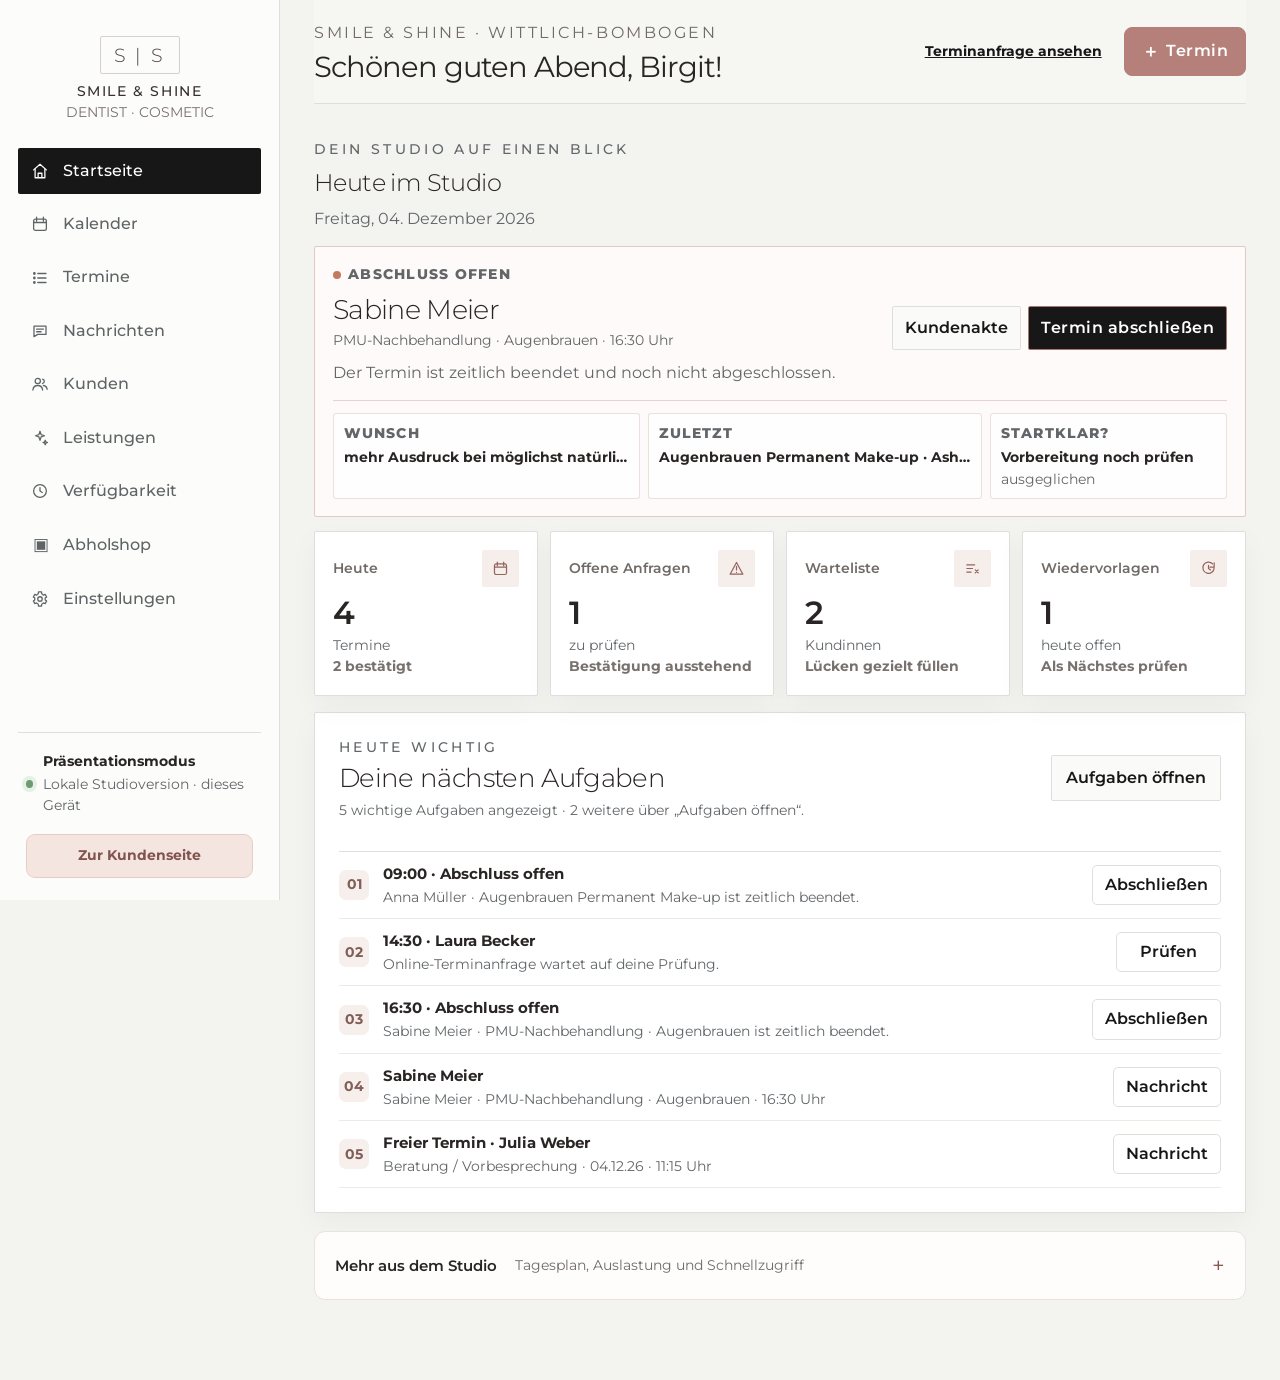
<file: admin.html>
<!doctype html>
<html lang="de">
<head>
  <meta charset="utf-8">
  <meta name="viewport" content="width=device-width,initial-scale=1,viewport-fit=cover">
  <meta name="smileshine-build" content="20261011-full-admin-minimal-v1">
  <meta name="theme-color" content="#f7f7f4">
  <meta name="robots" content="noindex,nofollow">
  <title>Studio · Smile & Shine</title>
  <link rel="preconnect" href="https://fonts.googleapis.com">
  <link rel="preconnect" href="https://fonts.gstatic.com" crossorigin>
  <link href="https://fonts.googleapis.com/css2?family=Montserrat:wght@300;400;500;600&display=swap" rel="stylesheet">
  <link rel="stylesheet" href="admin.css?v=20261011-full-admin-minimal-v1">
  <link rel="stylesheet" href="admin-workflow.css?v=20261011-full-admin-minimal-v1" data-workflow-style="true">
  <link rel="stylesheet" href="admin-appointment-detail.css?v=20261011-full-admin-minimal-v1" data-appointment-detail-style="true">
  <link rel="stylesheet" href="admin-communications.css?v=20261011-full-admin-minimal-v1" data-communication-style="true">
  <link rel="stylesheet" href="brand-v73.css?v=20261011-full-admin-minimal-v1">
<link rel="stylesheet" href="readability.css?v=20261011-full-admin-minimal-v1">
  <link rel="stylesheet" href="admin-design-system.css?v=20261011-admin-unified-v2">
  <link rel="stylesheet" href="admin-reference-layout.css?v=20261011-reference-v2">
  <link rel="stylesheet" href="admin-product-manager.css?v=20261011-products-v1">
</head>
<body class="demo-auth-locked">
  <div class="admin-app">
    <aside class="sidebar" aria-label="Studio-Navigation">
      <a class="admin-brand admin-brand-v73" href="#dashboard" aria-label="Smile & Shine Start">
        <span class="admin-brand-mark" aria-hidden="true"></span>
        <span class="admin-brand-copy">
          <strong data-studio-text="studio.name">SMILE &amp; SHINE</strong>
          <small>DENTIST · COSMETIC</small>
        </span>
      </a>

      <nav class="side-nav">
        <button class="nav-item active" type="button" data-view="dashboard"><span class="nav-icon"><svg viewBox="0 0 24 24" aria-hidden="true"><path d="M3.5 10.5 12 3l8.5 7.5"/><path d="M5.5 9.5V21h13V9.5M9.5 21v-6h5v6"/></svg></span><span>Startseite</span></button>
        <button class="nav-item" type="button" data-view="calendar"><span class="nav-icon"><svg viewBox="0 0 24 24" aria-hidden="true"><rect x="3.5" y="5.5" width="17" height="15" rx="2.5"/><path d="M7.5 3v5M16.5 3v5M3.5 10h17"/></svg></span><span>Kalender</span></button>
        <button class="nav-item" type="button" data-view="appointments"><span class="nav-icon"><svg viewBox="0 0 24 24" aria-hidden="true"><path d="M9 6h11M9 12h11M9 18h11"/><circle cx="4.5" cy="6" r="1"/><circle cx="4.5" cy="12" r="1"/><circle cx="4.5" cy="18" r="1"/></svg></span><span>Termine</span></button>
        <button class="nav-item" type="button" data-open-communication-center aria-haspopup="dialog" aria-controls="communicationCenterDialog"><span class="nav-icon"><svg viewBox="0 0 24 24" aria-hidden="true"><path d="M4 5.5h16v11H9l-5 3v-14Z"/><path d="M7.5 9.5h9M7.5 13h6"/></svg></span><span>Nachrichten</span></button>
        <button class="nav-item" type="button" data-view="customers"><span class="nav-icon"><svg viewBox="0 0 24 24" aria-hidden="true"><circle cx="9" cy="8" r="3.5"/><path d="M2.5 20c.5-4 3-6 6.5-6s6 2 6.5 6"/><path d="M15.5 5.5a3 3 0 0 1 0 5.8M16.5 14c2.8.3 4.6 2.2 5 5"/></svg></span><span>Kunden</span></button>
        <button class="nav-item" type="button" data-view="services"><span class="nav-icon"><svg viewBox="0 0 24 24" aria-hidden="true"><path d="M12 3l1.5 4.5L18 9l-4.5 1.5L12 15l-1.5-4.5L6 9l4.5-1.5L12 3Z"/><path d="M19 15l.8 2.2L22 18l-2.2.8L19 21l-.8-2.2L16 18l2.2-.8L19 15Z"/></svg></span><span>Leistungen</span></button>
        <button class="nav-item" type="button" data-view="availability"><span class="nav-icon"><svg viewBox="0 0 24 24" aria-hidden="true"><circle cx="12" cy="12" r="8.5"/><path d="M12 7.5V12l3 2"/></svg></span><span>Verfügbarkeit</span></button>
        <button class="nav-item" type="button" data-view="settings"><span class="nav-icon"><svg viewBox="0 0 24 24" aria-hidden="true"><circle cx="12" cy="12" r="3"/><path d="M19 12a7 7 0 0 0-.1-1.2l2-1.5-2-3.4-2.5 1A8 8 0 0 0 14.3 5L14 2.5h-4L9.7 5a8 8 0 0 0-2.1 1.9l-2.5-1-2 3.4 2 1.5A7 7 0 0 0 5 12c0 .4 0 .8.1 1.2l-2 1.5 2 3.4 2.5-1A8 8 0 0 0 9.7 19l.3 2.5h4l.3-2.5a8 8 0 0 0 2.1-1.9l2.5 1 2-3.4-2-1.5c.1-.4.1-.8.1-1.2Z"/></svg></span><span>Einstellungen</span></button>
      </nav>

      <div class="sidebar-footer">
        <div class="demo-state"><span></span><div><strong>Präsentationsmodus</strong><small>Lokale Studioversion · Testdaten</small></div></div>
        <a href="index.html" class="customer-site-link">Zur Kundenseite</a>
      </div>
    </aside>

    <main class="admin-main">
      <header class="topbar">
        <div>
          <p class="topbar-kicker"><span data-studio-text="studio.name">Smile &amp; Shine</span> · <span data-studio-text="studio.locationLabel">Wittlich-Bombogen</span></p>
          <h1 id="pageTitle">Schön, dass du da bist, Birgit!</h1>
        </div>
        <div class="topbar-actions">
          <a href="index.html#booking" class="topbar-link">Terminanfrage ansehen</a>
          <button class="primary-action" id="quickAdd" type="button"><span>＋</span> Termin</button>
        </div>
      </header>

      <div class="mobile-header">
        <a class="mobile-brand admin-brand-v73" href="#dashboard" aria-label="Smile & Shine Start"><span class="admin-brand-mark" aria-hidden="true"></span><span class="admin-brand-copy"><strong data-studio-text="studio.name">SMILE &amp; SHINE</strong><small>DENTIST · COSMETIC</small></span></a>
      </div>

      <section class="view active reference-dashboard" data-view-panel="dashboard">
        <div class="welcome-row reference-welcome">
          <div><p class="eyebrow">Dein Studio auf einen Blick</p><h2 id="todayHeading">Heute im Studio</h2><p class="muted" id="todaySubline"></p></div>
        </div>
        <div id="dayFocusMount" class="day-focus-mount" aria-live="polite"></div>
        <div class="kpi-grid" id="kpiGrid" aria-label="Studio auf einen Blick"></div>
        <section id="workflowTodayPanel" class="workflow-today panel" aria-live="polite"></section>
        <button class="mobile-dashboard-toggle" id="dashboardDetailsToggle" type="button" aria-expanded="false" aria-controls="dashboardDetails">
          <span><strong>Weitere Tagesinformationen</strong><small>Termine und Studioaktivitäten</small></span><b>anzeigen</b>
        </button>
        <div class="dashboard-details" id="dashboardDetails">
          <details class="dashboard-more-panel">
            <summary>Mehr aus dem Studio <span>Tagesplan, Auslastung und Schnellzugriff</span></summary>
            <div class="dashboard-grid">
              <article class="panel today-panel">
                <div class="panel-head"><div><span class="panel-kicker">Tagesplan</span><h3>Heutige Termine</h3></div><button class="text-button" type="button" data-jump="appointments">Alle Termine</button></div>
                <div class="today-list" id="todayList"></div>
              </article>
              <article class="panel week-panel">
                <div class="panel-head"><div><span class="panel-kicker">Auslastung</span><h3>Diese Woche</h3></div><span class="panel-meta" id="weekMeta"></span></div>
                <div class="week-bars" id="weekBars"></div><div class="next-free" id="nextFree"></div>
              </article>
            </div>
            <div class="dashboard-grid secondary-grid">
              <article class="panel quick-panel"><div class="panel-head"><div><span class="panel-kicker">Schnellzugriff</span><h3>Was möchtest du tun?</h3></div></div>
                <div class="quick-grid">
                  <button type="button" data-action="newAppointment"><span>＋</span><strong>Termin eintragen</strong><small>Direkt im Studio anlegen</small></button>
                  <button type="button" data-open-workflow-center data-workflow-tab="waitlist"><span>↔</span><strong>Warteliste</strong><small>Freie Zeiten vergeben</small></button>
                  <button type="button" data-jump="customers"><span>○</span><strong>Kunden öffnen</strong><small>Kartei und Historie</small></button>
                  <button type="button" data-jump="availability"><span>◷</span><strong>Zeit blockieren</strong><small>Pause oder Urlaub</small></button>
                </div>
              </article>
              <article class="panel activity-panel"><div class="panel-head"><div><span class="panel-kicker">Rückblick</span><h3>Letzte Aktivitäten</h3></div></div><div id="activityList" class="activity-list"></div></article>
            </div>
          </details>
        </div>
      </section>

      <section class="view reference-calendar" data-view-panel="calendar">
        <div class="view-heading">
          <div><p class="eyebrow">Terminplanung</p><h2>Kalender</h2><p class="muted">Termine verwalten, verschieben und neue Zeiten eintragen.</p></div>
          <div class="date-controls"><button id="prevDay" type="button" aria-label="Vorheriger Tag">←</button><button id="calendarToday" type="button">Heute</button><button id="nextDay" type="button" aria-label="Nächster Tag">→</button></div>
        </div>
        <div class="reference-calendar-layout">
          <article class="panel calendar-panel">
            <div class="calendar-date-head"><div><span id="calendarWeekday">Montag</span><strong id="calendarDate">14. September</strong></div><div class="calendar-legend"><span><i class="legend-booking"></i> Termin</span><span><i class="legend-block"></i> Gesperrt</span></div></div>
            <div class="day-schedule" id="daySchedule"></div>
          </article>
          <aside class="reference-calendar-aside" aria-label="Kalenderübersicht">
            <section class="panel reference-mini-month"><div class="reference-aside-title"><h3 id="referenceMonthTitle">Monat</h3><button type="button" data-reference-next-month aria-label="Nächster Monat">›</button></div><div id="referenceMiniMonth"></div></section>
            <section class="panel reference-day-summary"><h3>Tagesübersicht</h3><div id="referenceDaySummary" aria-live="polite"></div></section>
            <section class="panel reference-calendar-quick"><h3>Schnellaktionen</h3><button type="button" data-reference-new>Neuer Termin</button><button type="button" data-calendar-open-availability>Zeit blockieren</button><button type="button" data-calendar-open-availability>Öffnungszeiten</button></section>
          </aside>
        </div>
      </section>

      <section class="view" data-view-panel="appointments">
        <div class="view-heading"><div><p class="eyebrow">Terminverwaltung</p><h2>Alle Termine.</h2><p class="muted">Suchen, filtern, bestätigen, absagen oder direkt einen neuen Termin eintragen.</p></div><button class="primary-action" type="button" data-action="newAppointment">＋ Neuer Termin</button></div>
        <article class="panel list-panel">
          <div class="list-toolbar"><label class="search-field"><span>⌕</span><input id="appointmentSearch" type="search" aria-label="Termine nach Name oder Leistung suchen" placeholder="Name oder Leistung suchen"></label><select id="appointmentFilter" aria-label="Termine nach Status filtern"><option value="upcoming">Kommende</option><option value="all">Alle</option><option value="confirmed">Bestätigt</option><option value="pending-upcoming">Ausstehende Bestätigungen</option><option value="pending">Offen</option><option value="completed">Abgeschlossen</option><option value="no_show">Nicht erschienen</option><option value="cancelled">Abgesagt</option></select></div>
          <div id="appointmentsList" class="appointments-list"></div>
        </article>
      </section>

      <section class="view" data-view-panel="customers">
        <div class="view-heading"><div><p class="eyebrow">Kunden</p><h2>Kundenkartei.</h2><p class="muted">Kontaktdaten, Wünsche, Termine und Behandlungsverlauf übersichtlich an einem Ort.</p></div></div>
        <article class="panel list-panel">
          <div class="list-toolbar"><label class="search-field"><span>⌕</span><input id="customerSearch" type="search" aria-label="Kunden suchen" placeholder="Kunden suchen"></label><span class="result-count" id="customerCount"></span></div>
          <div id="customersList" class="customers-list"></div>
        </article>
      </section>

      <section class="view" data-view-panel="services">
        <div class="view-heading"><div><p class="eyebrow">Leistungen</p><h2>Angebot verwalten.</h2><p class="muted">Dauer, Preis und mögliche Anzahlung steuern später direkt die Online-Terminanfrage.</p></div></div>
        <div id="servicesGrid" class="services-grid"></div>
      </section>

      <section class="view" data-view-panel="availability">
        <div class="view-heading"><div><p class="eyebrow">Verfügbarkeit</p><h2>Wann darf gebucht werden?</h2><p class="muted">Arbeitszeiten und Sperrzeiten bilden die Grundlage der freien Online-Termine.</p></div></div>
        <div class="availability-grid">
          <article class="panel"><div class="panel-head"><div><span class="panel-kicker">Wochenplan</span><h3>Reguläre Arbeitszeiten</h3></div></div><div id="workingHours" class="working-hours"></div><button class="soft-button full" id="saveHours" type="button">Arbeitszeiten speichern</button></article>
          <article class="panel"><div class="panel-head"><div><span class="panel-kicker">Blockieren</span><h3>Pause, Urlaub oder privat</h3></div></div><form id="blockForm" class="block-form"><label><span>Datum</span><input type="date" name="date" required></label><div class="form-row"><label><span>Von</span><input type="time" name="start" value="12:00" required></label><label><span>Bis</span><input type="time" name="end" value="13:00" required></label></div><label><span>Grund</span><input type="text" name="label" placeholder="z. B. Mittagspause" required></label><button class="primary-action full" type="submit">Zeit blockieren</button></form><div class="block-list" id="blockList"></div></article>
        </div>
      </section>

      <section class="view" data-view-panel="settings">
        <div class="view-heading"><div><p class="eyebrow">Einstellungen</p><h2>Studio-Einstellungen.</h2><p class="muted">Hier siehst du, welche Funktionen bereits vorbereitet sind und was vor dem Livegang noch verbunden wird.</p></div></div>
        <div class="settings-grid">
          <article class="panel setting-card"><span class="setting-icon">⌁</span><div><strong>Präsentationsdaten</strong><p>Die lokale Studioversion zeigt einen realistischen Arbeitsalltag. Änderungen bleiben auf diesem Gerät und können jederzeit auf den Ausgangsstand zurückgesetzt werden.</p></div><button class="soft-button" id="resetDemo" type="button">Ausgangsstand wiederherstellen</button></article>
          <article class="panel setting-card"><span class="setting-icon">🔒</span><div><strong>Login & Rechte</strong><p>Für den Livegang wird der Adminbereich geschützt. Zugriff erhält nur das Studio.</p></div><span class="status-tag planned">Vor Livegang</span></article>
          <article class="panel setting-card"><span class="setting-icon">✉</span><div><strong>Bestätigungen & Erinnerungen</strong><p>E-Mail und optional SMS nach Bestätigung, vor dem Termin und bei Änderungen.</p></div><span class="status-tag planned">Geplant</span></article>
          <article class="panel setting-card"><span class="setting-icon">€</span><div><strong>Online-Zahlung</strong><p>Anzahlungen je Leistung mit Stripe, Apple Pay und Google Pay.</p></div><span class="status-tag planned">Geplant</span></article>
        </div>
      </section>
    </main>

    <nav class="mobile-nav" aria-label="Mobile Studio-Navigation">
      <button class="active" type="button" data-view="dashboard"><span class="mobile-nav-icon" aria-hidden="true"><svg viewBox="0 0 24 24"><path d="M4 10.5 12 4l8 6.5V20h-5v-6H9v6H4Z"/></svg></span><small>Start</small></button>
      <button type="button" data-view="calendar"><span class="mobile-nav-icon" aria-hidden="true"><svg viewBox="0 0 24 24"><path d="M7 3v3M17 3v3M4.5 9h15M6 5h12a2 2 0 0 1 2 2v11a2 2 0 0 1-2 2H6a2 2 0 0 1-2-2V7a2 2 0 0 1 2-2Z"/></svg></span><small>Kalender</small></button>
      <button class="mobile-nav-add" type="button" data-open-quick-create aria-label="Neu anlegen"><span>＋</span><small>Neu</small></button>
      <button type="button" data-view="customers"><span class="mobile-nav-icon" aria-hidden="true"><svg viewBox="0 0 24 24"><path d="M12 4a4 4 0 1 1 0 8 4 4 0 0 1 0-8ZM5 21a7 7 0 0 1 14 0"/></svg></span><small>Kunden</small></button>
      <button type="button" data-mobile-more><span class="mobile-nav-icon mobile-nav-dots" aria-hidden="true"><svg viewBox="0 0 24 24"><circle cx="5" cy="12" r="1.5"/><circle cx="12" cy="12" r="1.5"/><circle cx="19" cy="12" r="1.5"/></svg></span><small>Mehr</small></button>
    </nav>
  </div>

  <dialog class="quick-create-dialog" id="quickCreateDialog" aria-labelledby="quickCreateTitle">
    <div class="quick-create-sheet">
      <div class="quick-create-head"><div><span class="panel-kicker">Neu anlegen</span><h3 id="quickCreateTitle">Was möchtest du tun?</h3></div><button type="button" data-close-quick-create aria-label="Schließen">×</button></div>
      <div class="quick-create-grid">
        <button type="button" data-quick-create="appointment"><span>＋</span><div><strong>Termin</strong><small>Direkt eintragen</small></div></button>
        <button type="button" data-quick-create="customer"><span>○</span><div><strong>Kundin / Kunde</strong><small>Kartei anlegen</small></div></button>
        <button type="button" data-quick-create="block"><span>◷</span><div><strong>Zeit blockieren</strong><small>Pause, Urlaub, privat</small></div></button>
        <button type="button" data-quick-create="waitlist"><span>↔</span><div><strong>Warteliste</strong><small>Terminwunsch vormerken</small></div></button>
      </div>
    </div>
  </dialog>

  <dialog class="mobile-more-dialog" id="mobileMoreDialog" aria-labelledby="mobileMoreTitle">
    <div class="mobile-more-sheet">
      <div class="mobile-more-head"><div><span class="panel-kicker">Studio</span><h3 id="mobileMoreTitle">Mehr Funktionen</h3></div><button type="button" data-close-mobile-more aria-label="Schließen">×</button></div>
      <div class="mobile-more-grid">
        <button type="button" data-mobile-more-view="appointments"><span>≡</span><strong>Termine</strong><small>Alle Termine</small></button>
        <button type="button" data-open-communication-center aria-haspopup="dialog" aria-controls="communicationCenterDialog"><span>✉</span><strong>Nachrichten</strong><small>Fällig · Geplant · Erledigt</small></button>
        <button type="button" data-mobile-more-view="services"><span>◇</span><strong>Leistungen</strong><small>Dauer & Online-Status</small></button>
        <button type="button" data-mobile-more-view="availability"><span>◷</span><strong>Verfügbarkeit</strong><small>Arbeits- & Sperrzeiten</small></button>
        <button type="button" data-mobile-more-view="pickup"><span>▣</span><strong>Abholshop</strong><small>Bestellungen vorbereiten</small></button>
        <button type="button" data-mobile-more-view="settings"><span>⚙</span><strong>Einstellungen</strong><small>Studio & Präsentation</small></button>
        <a href="index.html"><span>↗</span><strong>Kundenseite</strong><small>Website öffnen</small></a>
      </div>
    </div>
  </dialog>

  <dialog class="modal" id="appointmentModal">
    <form method="dialog" class="modal-card" id="appointmentForm">
      <div class="modal-head"><div><span class="panel-kicker">Manuell eintragen</span><h3>Neuer Termin</h3></div><button type="button" class="modal-close" data-close-modal aria-label="Schließen">×</button></div>
      <div class="modal-body">
        <label><span>Kundin / Kunde</span><input name="customerName" required placeholder="Vor- und Nachname"></label>
        <div class="form-row"><label><span>Telefon</span><input name="phone" type="tel" placeholder="Optional"></label><label><span>E-Mail</span><input name="email" type="email" placeholder="Optional"></label></div>
        <label><span>Leistung</span><select name="service" id="appointmentService" required></select></label>
        <div class="form-row"><label><span>Datum</span><input name="date" type="date" required></label><label><span>Uhrzeit</span><input name="time" type="time" required></label></div>
        <label><span>Hinweis</span><textarea name="note" rows="3" placeholder="Optional"></textarea></label>
      </div>
      <div class="modal-actions"><button type="button" class="soft-button" data-close-modal>Abbrechen</button><button type="submit" class="primary-action">Termin speichern</button></div>
    </form>
  </dialog>

  <div class="toast" id="toast" role="status" aria-live="polite"></div>
  <script src="studio-config.js?v=20261011-full-admin-minimal-v1"></script>
  <script src="studio-content.js?v=20261011-full-admin-minimal-v1"></script>
  <script src="studio-data-store.js?v=20261011-full-admin-minimal-v1"></script>
  <script src="admin-demo-app.js?v=20261011-full-admin-minimal-v1"></script>
  <script src="pickup-catalog.js?v=20261011-products-v1"></script>
  <script src="admin.js?v=20261011-full-admin-minimal-v1"></script>
</body>
</html>
</file>
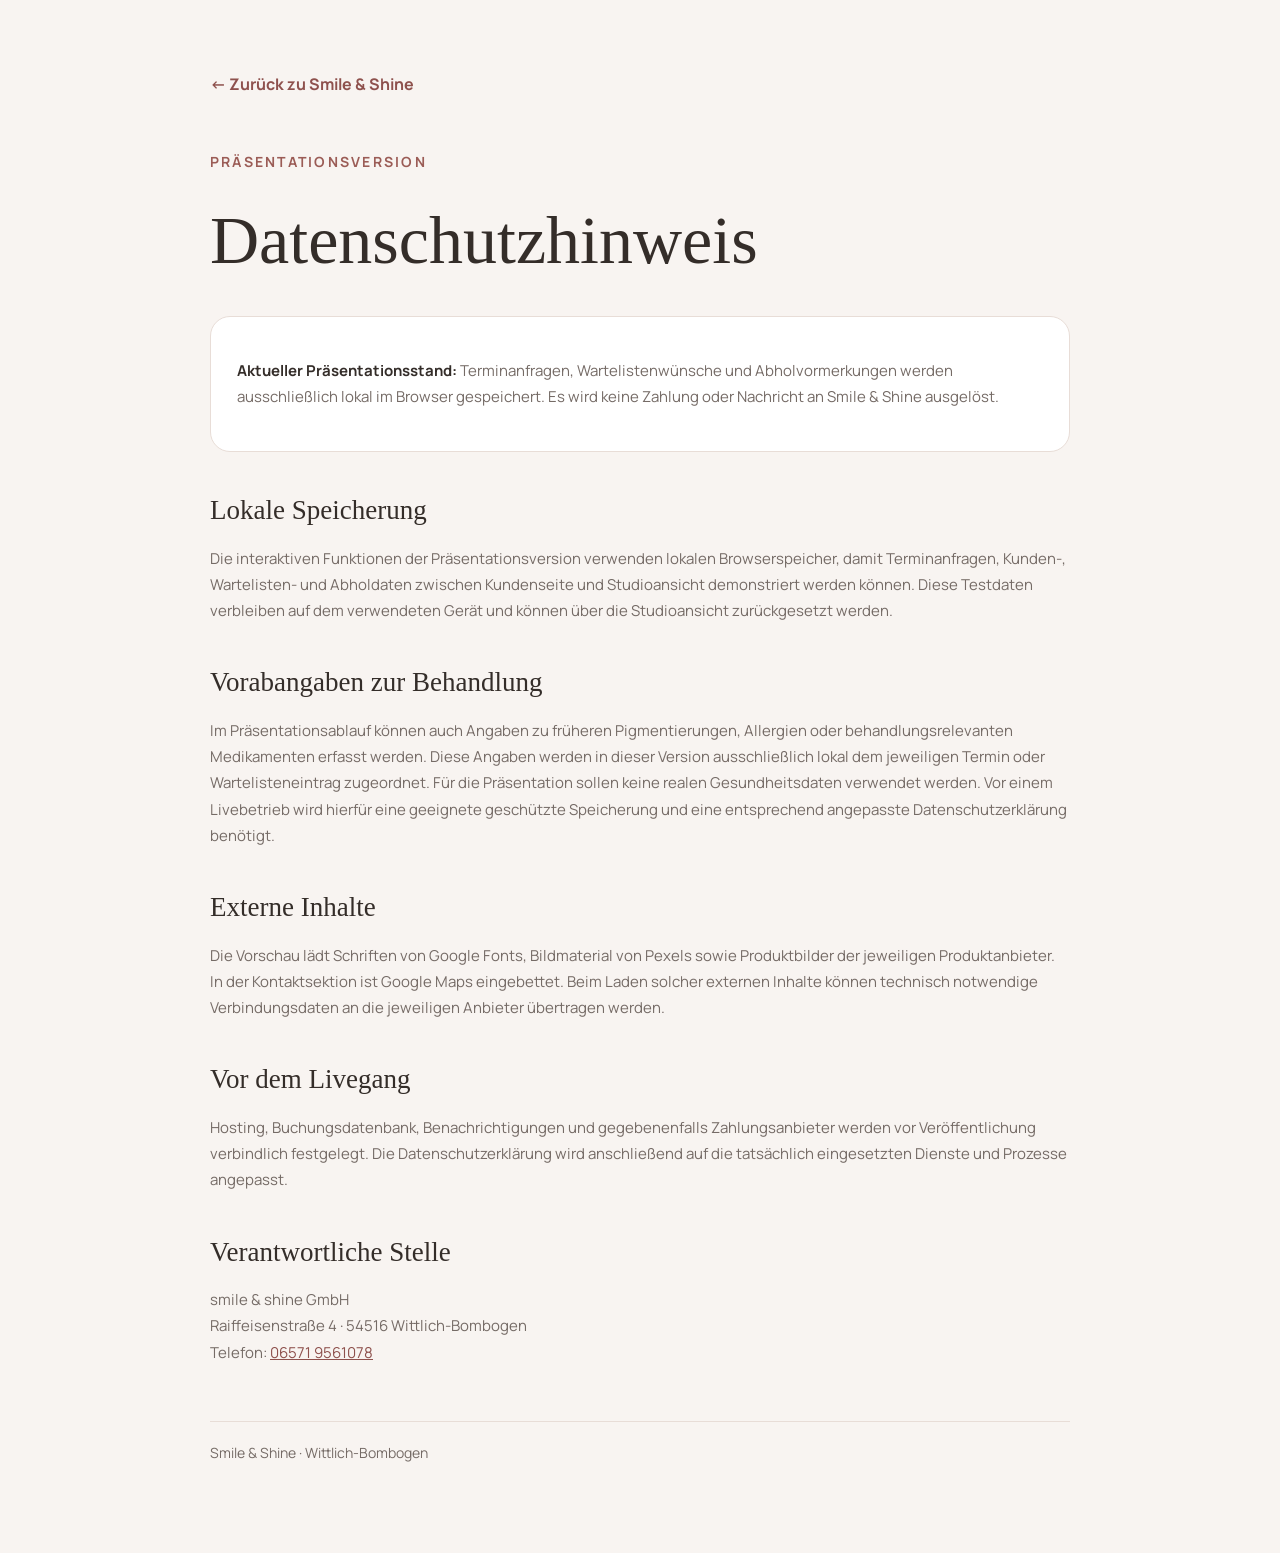
<file: datenschutz.html>
<!doctype html><html lang="de"><head><meta charset="utf-8"><meta name="viewport" content="width=device-width,initial-scale=1"><title>Datenschutz · Smile & Shine</title><link rel="preconnect" href="https://fonts.googleapis.com"><link rel="preconnect" href="https://fonts.gstatic.com" crossorigin><link href="https://fonts.googleapis.com/css2?family=Manrope:wght@400;600;700&display=swap" rel="stylesheet"><style>
:root{--ink:#342d29;--muted:#756b66;--rose:#9b5c56;--line:#e8ddd7;--bg:#f8f4f1}*{box-sizing:border-box}body{margin:0;background:var(--bg);color:var(--ink);font-family:Manrope,Arial,sans-serif}main{width:min(860px,calc(100% - 36px));margin:0 auto;padding:72px 0 90px}a{color:#8e514d}nav{margin-bottom:54px}nav a{text-decoration:none;font-weight:700}.eyebrow{text-transform:uppercase;letter-spacing:.16em;font-size:14px;color:var(--rose);font-weight:700}h1,h2{font-family:Georgia,serif;font-weight:400}h1{font-size:clamp(42px,7vw,68px);margin:8px 0 25px}h2{font-size:27px;margin:38px 0 12px}p,li{font-size:15px;line-height:1.75;color:var(--muted)}.card{background:#fff;border:1px solid var(--line);border-radius:20px;padding:26px;margin:22px 0}.card strong{color:var(--ink)}footer{margin-top:55px;padding-top:20px;border-top:1px solid var(--line);font-size:14px;color:var(--muted)}</style><link rel="stylesheet" href="readability.css?v=20261010-readable-type2">
</head><body><main><nav><a href="index.html">← Zurück zu Smile & Shine</a></nav><p class="eyebrow">Präsentationsversion</p><h1>Datenschutzhinweis</h1><div class="card"><p><strong>Aktueller Präsentationsstand:</strong> Terminanfragen, Wartelistenwünsche und Abholvormerkungen werden ausschließlich lokal im Browser gespeichert. Es wird keine Zahlung oder Nachricht an Smile & Shine ausgelöst.</p></div><h2>Lokale Speicherung</h2><p>Die interaktiven Funktionen der Präsentationsversion verwenden lokalen Browserspeicher, damit Terminanfragen, Kunden-, Wartelisten- und Abholdaten zwischen Kundenseite und Studioansicht demonstriert werden können. Diese Testdaten verbleiben auf dem verwendeten Gerät und können über die Studioansicht zurückgesetzt werden.</p><h2>Vorabangaben zur Behandlung</h2><p>Im Präsentationsablauf können auch Angaben zu früheren Pigmentierungen, Allergien oder behandlungsrelevanten Medikamenten erfasst werden. Diese Angaben werden in dieser Version ausschließlich lokal dem jeweiligen Termin oder Wartelisteneintrag zugeordnet. Für die Präsentation sollen keine realen Gesundheitsdaten verwendet werden. Vor einem Livebetrieb wird hierfür eine geeignete geschützte Speicherung und eine entsprechend angepasste Datenschutzerklärung benötigt.</p><h2>Externe Inhalte</h2><p>Die Vorschau lädt Schriften von Google Fonts, Bildmaterial von Pexels sowie Produktbilder der jeweiligen Produktanbieter. In der Kontaktsektion ist Google Maps eingebettet. Beim Laden solcher externen Inhalte können technisch notwendige Verbindungsdaten an die jeweiligen Anbieter übertragen werden.</p><h2>Vor dem Livegang</h2><p>Hosting, Buchungsdatenbank, Benachrichtigungen und gegebenenfalls Zahlungsanbieter werden vor Veröffentlichung verbindlich festgelegt. Die Datenschutzerklärung wird anschließend auf die tatsächlich eingesetzten Dienste und Prozesse angepasst.</p><h2>Verantwortliche Stelle</h2><p><span data-studio-text="legal.businessName">smile &amp; shine GmbH</span><br><span data-studio-text="studio.address.display">Raiffeisenstraße 4 · 54516 Wittlich-Bombogen</span><br>Telefon: <a data-studio-phone-link href="tel:+4965719561078"><span data-studio-phone-display>06571 9561078</span></a></p><footer>Smile &amp; Shine · Wittlich-Bombogen</footer></main><script src="studio-config.js?v=20261010-readable-type2"></script><script src="studio-content.js?v=20261010-readable-type2"></script></body></html>
</file>
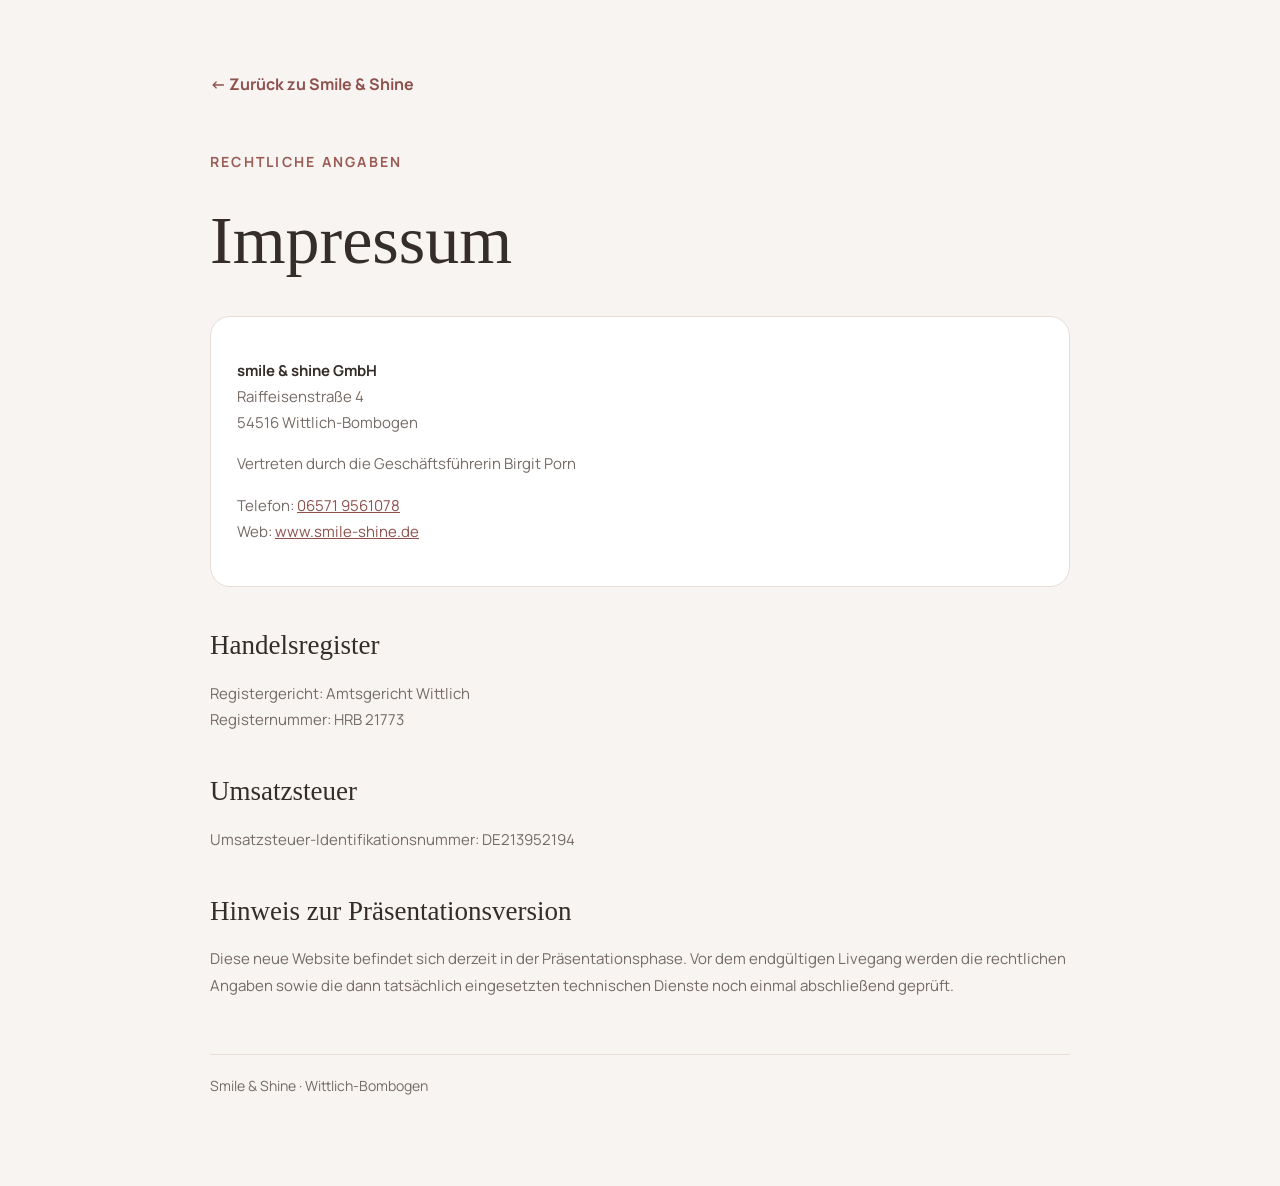
<file: impressum.html>
<!doctype html><html lang="de"><head><meta charset="utf-8"><meta name="viewport" content="width=device-width,initial-scale=1"><title>Impressum · Smile & Shine</title><link rel="preconnect" href="https://fonts.googleapis.com"><link rel="preconnect" href="https://fonts.gstatic.com" crossorigin><link href="https://fonts.googleapis.com/css2?family=Manrope:wght@400;600;700&display=swap" rel="stylesheet"><style>
:root{--ink:#342d29;--muted:#756b66;--rose:#9b5c56;--line:#e8ddd7;--bg:#f8f4f1}*{box-sizing:border-box}body{margin:0;background:var(--bg);color:var(--ink);font-family:Manrope,Arial,sans-serif}main{width:min(860px,calc(100% - 36px));margin:0 auto;padding:72px 0 90px}a{color:#8e514d}nav{margin-bottom:54px}nav a{text-decoration:none;font-weight:700}.eyebrow{text-transform:uppercase;letter-spacing:.16em;font-size:14px;color:var(--rose);font-weight:700}h1,h2{font-family:Georgia,serif;font-weight:400}h1{font-size:clamp(42px,7vw,68px);margin:8px 0 25px}h2{font-size:27px;margin:38px 0 12px}p,li{font-size:15px;line-height:1.75;color:var(--muted)}.card{background:#fff;border:1px solid var(--line);border-radius:20px;padding:26px;margin:22px 0}.card strong{color:var(--ink)}footer{margin-top:55px;padding-top:20px;border-top:1px solid var(--line);font-size:14px;color:var(--muted)}</style><link rel="stylesheet" href="readability.css?v=20261010-readable-type2">
</head><body><main><nav><a href="index.html">← Zurück zu Smile & Shine</a></nav><p class="eyebrow">Rechtliche Angaben</p><h1>Impressum</h1><div class="card"><p><strong data-studio-text="legal.businessName">smile &amp; shine GmbH</strong><br><span data-studio-text="studio.address.street">Raiffeisenstraße 4</span><br><span><span data-studio-text="studio.address.postalCode">54516</span> <span data-studio-text="studio.address.city">Wittlich-Bombogen</span></span></p><p>Vertreten durch die Geschäftsführerin <span data-studio-text="legal.representative">Birgit Porn</span></p><p>Telefon: <a data-studio-phone-link href="tel:+4965719561078"><span data-studio-phone-display>06571 9561078</span></a><br>Web: <a data-studio-href="legal.website.url" href="https://www.smile-shine.de/" rel="noopener"><span data-studio-text="legal.website.label">www.smile-shine.de</span></a></p></div><h2>Handelsregister</h2><p>Registergericht: <span data-studio-text="legal.registerCourt">Amtsgericht Wittlich</span><br>Registernummer: <span data-studio-text="legal.registerNumber">HRB 21773</span></p><h2>Umsatzsteuer</h2><p>Umsatzsteuer-Identifikationsnummer: <span data-studio-text="legal.vatId">DE213952194</span></p><h2>Hinweis zur Präsentationsversion</h2><p>Diese neue Website befindet sich derzeit in der Präsentationsphase. Vor dem endgültigen Livegang werden die rechtlichen Angaben sowie die dann tatsächlich eingesetzten technischen Dienste noch einmal abschließend geprüft.</p><footer>Smile &amp; Shine · Wittlich-Bombogen</footer></main><script src="studio-config.js?v=20261010-readable-type2"></script><script src="studio-content.js?v=20261010-readable-type2"></script></body></html>
</file>
<file: admin.css>
:root{--bg:#f8f6f3;--panel:#fffdfb;--panel-soft:#faf7f4;--ink:#282423;--muted:#716c69;--line:#e8e1dc;--rose:#b7837d;--rose-deep:#99645f;--rose-soft:#f5e9e5;--sand:#f1eeea;--sage:#eaf0e9;--sage-ink:#526c59;--blue:#edf0f1;--blue-ink:#586a71;--amber:#f6f0e7;--amber-ink:#82654f;--danger:#9b5757;--shadow:0 8px 28px rgba(54,39,34,.055);--radius:10px;--radius-sm:7px;--sidebar:238px;font-family:"Montserrat",system-ui,sans-serif;color:var(--ink);background:var(--bg)}
*{box-sizing:border-box}html{scroll-behavior:smooth}body{margin:0;background:var(--bg);min-height:100vh;color:var(--ink)}button,input,select,textarea{font:inherit}button,a{ -webkit-tap-highlight-color:transparent}.admin-app{min-height:100vh}.sidebar{position:fixed;inset:0 auto 0 0;width:var(--sidebar);padding:26px 18px 22px;background:#f8f7f4;border-right:1px solid var(--line);display:flex;flex-direction:column;z-index:20}.admin-brand{display:flex;align-items:center;gap:12px;text-decoration:none;color:var(--ink);padding:0 8px 26px}.admin-brand-mark{width:40px;height:40px;border-radius:50%;display:grid;place-items:center;font:28px/1 "Montserrat",system-ui,sans-serif;color:var(--rose-deep);border:1px solid #dcc1bc;background:linear-gradient(145deg,#fff,#f3e5e1);box-shadow:inset 0 0 0 5px #fff8f6}.admin-brand strong,.mobile-brand strong{display:block;font-size:14px;letter-spacing:.12em}.admin-brand small,.mobile-brand small{display:block;color:var(--muted);font-size:14px;letter-spacing:.18em;margin-top:3px}.side-nav{display:grid;gap:7px}.nav-item{border:0;background:transparent;color:#5f6466;width:100%;display:flex;align-items:center;gap:12px;padding:12px 13px;border-radius:2px;cursor:pointer;text-align:left;font-weight:600;font-size:14px;transition:.2s}.nav-item:hover{background:#efeee9;color:var(--ink)}.nav-item.active{background:#17191a;color:#fff}.nav-icon{width:20px;text-align:center;font-size:17px;font-weight:500}.sidebar-footer{margin-top:auto;border-top:1px solid var(--line);padding:18px 8px 0}.demo-state{display:flex;align-items:center;gap:10px}.demo-state>span,.sync-pill i{width:8px;height:8px;border-radius:50%;background:#6e9b73;box-shadow:0 0 0 4px #e5f0e6}.demo-state strong{display:block;font-size:14px}.demo-state small{display:block;color:var(--muted);font-size:14px;margin-top:2px}.customer-site-link{display:inline-block;margin-top:15px;color:#4f5558;font-size:14px;font-weight:600;text-decoration:none}.admin-main{margin-left:var(--sidebar);padding:0 34px 80px;max-width:1600px}.topbar{min-height:104px;display:flex;align-items:center;justify-content:space-between;gap:28px;border-bottom:1px solid var(--line)}.topbar-kicker{font-size:14px;text-transform:uppercase;letter-spacing:.16em;color:var(--muted);margin:0 0 5px}.topbar h1{font:300 32px/1.08 "Montserrat",system-ui,sans-serif;letter-spacing:-.035em;margin:0}.topbar-actions{display:flex;gap:10px;align-items:center}.sync-pill{display:flex;align-items:center;gap:8px;font-size:14px;color:var(--muted);padding:9px 11px;border:1px solid var(--line);border-radius:2px;background:#fff}.sync-pill i{display:block;width:7px;height:7px;box-shadow:none}.topbar-link,.soft-button,.primary-action,.text-button{background:none;color:#4f5558;font-size:14px;font-weight:600;padding:6px 0}.topbar-link{font-size:14px;color:var(--ink);font-weight:700;padding:10px 12px}.primary-action{display:inline-flex;align-items:center;justify-content:center;gap:7px;background:#17191a;color:#fff;padding:12px 17px;border-radius:2px;font-size:14px;font-weight:600;letter-spacing:.03em;box-shadow:none;transition:.2s}.primary-action:hover{transform:translateY(-1px);background:#303334;box-shadow:none}.primary-action span{font-size:17px;line-height:1}.primary-action.full,.soft-button.full{width:100%}.mobile-header,.mobile-nav{display:none}.view{display:none;padding-top:34px}.view.active{display:block}.welcome-row,.view-heading{display:flex;align-items:flex-end;justify-content:space-between;gap:20px;margin-bottom:22px}.eyebrow,.panel-kicker{font-size:14px;text-transform:uppercase;letter-spacing:.17em;color:#6f7477;font-weight:600}.eyebrow{margin:0 0 7px}.welcome-row h2,.view-heading h2{font:300 34px/1.08 "Montserrat",system-ui,sans-serif;letter-spacing:-.035em;margin:0}.muted{color:var(--muted);font-size:14px;line-height:1.7;margin:8px 0 0}.soft-button{background:#fff;border:1px solid var(--line);color:var(--ink);padding:11px 14px;border-radius:2px;font-weight:600;font-size:14px}.soft-button:hover{border-color:#bfc2c3;background:#faf9f6}.kpi-grid{display:grid;grid-template-columns:repeat(4,minmax(0,1fr));gap:14px;margin-bottom:16px}.kpi-card{background:#fff;border:1px solid var(--line);border-radius:2px;padding:18px;box-shadow:none;min-height:125px;display:flex;flex-direction:column;justify-content:space-between}.kpi-top{display:flex;align-items:center;justify-content:space-between;gap:10px}.kpi-icon{width:34px;height:34px;border-radius:2px;display:grid;place-items:center;font-weight:700}.kpi-card:nth-child(1) .kpi-icon{background:var(--rose-soft);color:var(--rose-deep)}.kpi-card:nth-child(2) .kpi-icon{background:var(--blue);color:var(--blue-ink)}.kpi-card:nth-child(3) .kpi-icon{background:var(--sage);color:var(--sage-ink)}.kpi-card:nth-child(4) .kpi-icon{background:var(--amber);color:var(--amber-ink)}.kpi-label{font-size:14px;color:var(--muted)}.kpi-value{font:300 28px/1 "Montserrat",system-ui,sans-serif;letter-spacing:-.025em;margin-top:14px}.kpi-foot{display:flex;align-items:center;justify-content:space-between;margin-top:7px;font-size:14px;color:var(--muted)}.delta{color:#5f8a68;background:#edf5ed;border-radius:999px;padding:4px 7px;font-weight:700}.dashboard-grid{display:grid;grid-template-columns:minmax(0,1.35fr) minmax(320px,.65fr);gap:16px;margin-bottom:16px}.secondary-grid{grid-template-columns:1fr 1fr}.panel{background:#fff;border:1px solid var(--line);border-radius:2px;box-shadow:none}.today-panel,.week-panel,.quick-panel,.activity-panel,.calendar-panel,.list-panel,.availability-grid>.panel{padding:21px}.panel-head{display:flex;align-items:flex-start;justify-content:space-between;gap:14px;margin-bottom:16px}.panel-kicker{display:block;margin-bottom:4px}.panel-head h3{font:300 22px/1.2 "Montserrat",system-ui,sans-serif;letter-spacing:-.025em;margin:0}.text-button{background:none;color:var(--rose-deep);font-size:14px;font-weight:700;padding:6px 0}.panel-meta{font-size:14px;color:var(--muted);padding-top:5px}.today-list{display:grid}.appointment-row{display:grid;grid-template-columns:58px 1fr auto;align-items:center;gap:14px;padding:12px 0;border-top:1px solid #e7e7e3}.appointment-row:first-child{border-top:0}.appointment-time{font-weight:700;font-size:14px}.appointment-main{min-width:0}.appointment-main strong{display:block;font-size:14px;white-space:nowrap;overflow:hidden;text-overflow:ellipsis}.appointment-main small{display:block;font-size:14px;color:var(--muted);margin-top:4px}.appointment-status{font-size:14px;border-radius:999px;padding:5px 7px;font-weight:700}.status-confirmed{background:var(--sage);color:var(--sage-ink)}.status-pending{background:var(--amber);color:var(--amber-ink)}.status-cancelled{background:#f0e2e1;color:#915c59}.empty-state{padding:32px 8px;text-align:center;color:var(--muted);font-size:14px}.empty-state strong{display:block;color:var(--ink);font:20px "Montserrat",system-ui,sans-serif;margin-bottom:6px}.week-bars{display:grid;grid-template-columns:repeat(6,1fr);gap:10px;align-items:end;height:150px;padding:20px 4px 8px}.week-bar{display:flex;flex-direction:column;align-items:center;justify-content:flex-end;height:100%;gap:7px}.week-bar-track{width:100%;max-width:28px;height:100%;border-radius:1px;background:#ececea;display:flex;align-items:flex-end;overflow:hidden}.week-bar-fill{width:100%;background:#6f7477;border-radius:1px;min-height:5px}.week-bar strong{font-size:14px;font-weight:700}.week-bar small{font-size:14px;color:var(--muted)}.next-free{border-top:1px solid var(--line);padding-top:15px;margin-top:9px;display:flex;justify-content:space-between;gap:14px}.next-free span{font-size:14px;color:var(--muted)}.next-free strong{font-size:14px}.quick-grid{display:grid;grid-template-columns:repeat(2,1fr);gap:10px}.quick-grid button{border:1px solid var(--line);background:#fff;border-radius:2px;padding:15px;text-align:left;cursor:pointer}.quick-grid button:hover{border-color:#bfc2c3;background:#faf9f6}.quick-grid button>span{display:grid;place-items:center;width:29px;height:29px;border-radius:2px;background:#ececea;color:#333;margin-bottom:12px}.quick-grid strong{display:block;font-size:14px}.quick-grid small{display:block;color:var(--muted);font-size:14px;margin-top:4px}.activity-list{display:grid}.activity-item{display:grid;grid-template-columns:29px 1fr;gap:11px;padding:11px 0;border-top:1px solid #e7e7e3}.activity-item:first-child{border-top:0}.activity-dot{width:28px;height:28px;border-radius:50%;background:#f5e7e4;display:grid;place-items:center;color:var(--rose-deep);font-size:14px}.activity-item strong{display:block;font-size:14px}.activity-item small{display:block;font-size:14px;color:var(--muted);margin-top:4px;line-height:1.45}.date-controls{display:flex;gap:6px}.date-controls button{border:1px solid var(--line);background:#faf9f6;border-radius:3px;min-width:39px;height:39px;padding:0 10px;cursor:pointer;font-size:14px;font-weight:700}.calendar-panel{padding:0;overflow:hidden}.calendar-date-head{display:flex;justify-content:space-between;align-items:center;padding:18px 21px;border-bottom:1px solid var(--line);background:#faf9f6}.calendar-date-head span{display:block;font-size:14px;color:var(--muted);text-transform:uppercase;letter-spacing:.12em}.calendar-date-head strong{display:block;font:23px "Montserrat",system-ui,sans-serif;margin-top:3px}.calendar-legend{display:flex;gap:13px}.calendar-legend span{font-size:14px;text-transform:none;letter-spacing:0;display:flex;align-items:center;gap:5px}.calendar-legend i{width:7px;height:7px;border-radius:50%}.legend-booking{background:var(--rose)}.legend-block{background:#9b958f}.day-schedule{position:relative;padding:8px 18px 18px}.schedule-row{display:grid;grid-template-columns:58px 1fr;min-height:58px}.schedule-time{font-size:14px;color:var(--muted);padding-top:8px;border-right:1px solid #efe7e2}.schedule-lane{position:relative;border-top:1px solid #f0e8e4;margin-left:14px}.schedule-event{position:absolute;left:8px;right:8px;border-radius:3px;padding:8px 10px;z-index:2;box-shadow:0 5px 18px rgba(63,43,38,.08);overflow:hidden}.schedule-event.booking{background:linear-gradient(135deg,#eeefed,#ecebea);border:1px solid #ebccc7;color:#75413e}.schedule-event.blocked{background:#ebe8e5;border:1px solid #ddd7d3;color:#5f5b58}.schedule-event strong{display:block;font-size:14px}.schedule-event small{display:block;font-size:14px;margin-top:2px;opacity:.8}.list-toolbar{display:flex;align-items:center;justify-content:space-between;gap:10px;margin-bottom:12px}.search-field{display:flex;align-items:center;gap:8px;border:1px solid var(--line);background:#faf9f6;border-radius:3px;padding:0 11px;min-width:280px}.search-field span{color:var(--muted)}.search-field input{border:0;outline:0;background:transparent;width:100%;height:38px;font-size:14px}.list-toolbar select{height:39px;border:1px solid var(--line);background:#faf9f6;border-radius:3px;padding:0 30px 0 10px;font-size:14px;color:var(--ink)}.result-count{font-size:14px;color:var(--muted)}.appointments-list,.customers-list{display:grid}.appointment-card{display:grid;grid-template-columns:90px minmax(160px,1.1fr) minmax(150px,1fr) minmax(130px,.8fr) auto;gap:15px;align-items:center;padding:15px 4px;border-top:1px solid #e7e7e3}.appointment-card:first-child{border-top:0}.appointment-card .date-block strong{display:block;font-size:14px}.appointment-card .date-block small{display:block;color:var(--muted);font-size:14px;margin-top:3px}.card-main strong,.card-service strong{display:block;font-size:14px}.card-main small,.card-service small{display:block;font-size:14px;color:var(--muted);margin-top:4px}.status-select{border:1px solid var(--line);border-radius:999px;background:#faf9f6;height:32px;padding:0 25px 0 9px;font-size:14px}.row-menu{display:flex;gap:5px}.row-menu button{width:30px;height:30px;border:1px solid var(--line);border-radius:3px;background:#faf9f6;cursor:pointer;color:var(--muted)}.customer-card{display:grid;grid-template-columns:40px minmax(150px,1fr) minmax(200px,1.2fr) 110px 100px;gap:14px;align-items:center;padding:14px 4px;border-top:1px solid #e7e7e3}.customer-card:first-child{border-top:0}.customer-avatar{width:36px;height:36px;border-radius:50%;display:grid;place-items:center;background:var(--rose-soft);color:var(--rose-deep);font-weight:700;font-size:14px}.customer-name strong{display:block;font-size:14px}.customer-name small,.customer-contact small{display:block;font-size:14px;color:var(--muted);margin-top:3px}.customer-contact strong{display:block;font-size:14px}.customer-stat{text-align:right}.customer-stat strong{display:block;font-size:14px}.customer-stat small{display:block;font-size:14px;color:var(--muted);margin-top:3px}.services-grid{display:grid;grid-template-columns:repeat(2,minmax(0,1fr));gap:14px}.service-card-admin{padding:20px}.service-card-top{display:flex;align-items:flex-start;justify-content:space-between;gap:12px}.service-number{width:38px;height:38px;border-radius:3px;background:var(--rose-soft);display:grid;place-items:center;color:var(--rose-deep);font:18px "Montserrat",system-ui,sans-serif}.service-card-admin h3{font:21px "Montserrat",system-ui,sans-serif;font-weight:400;margin:12px 0 3px}.service-card-admin>p{font-size:14px;color:var(--muted);margin:0 0 17px}.switch{position:relative;width:38px;height:22px;display:block}.switch input{opacity:0;position:absolute}.switch span{position:absolute;inset:0;border-radius:999px;background:#ddd5d0;cursor:pointer;transition:.2s}.switch span:after{content:"";position:absolute;width:16px;height:16px;border-radius:50%;background:white;left:3px;top:3px;box-shadow:0 1px 5px rgba(0,0,0,.15);transition:.2s}.switch input:checked+span{background:var(--rose)}.switch input:checked+span:after{transform:translateX(16px)}.service-fields{display:grid;grid-template-columns:repeat(3,1fr);gap:8px}.service-fields label,.block-form label,.modal-body label{display:grid;gap:6px}.service-fields label>span,.block-form label>span,.modal-body label>span{font-size:14px;color:var(--muted);font-weight:700}.service-fields input,.block-form input,.modal-body input,.modal-body select,.modal-body textarea{width:100%;border:1px solid var(--line);background:#faf9f6;border-radius:3px;min-height:38px;padding:8px 9px;font-size:14px;outline:0}.service-fields input:focus,.block-form input:focus,.modal-body input:focus,.modal-body select:focus,.modal-body textarea:focus{border-color:#8b9092;box-shadow:0 0 0 3px rgba(79,85,88,.08)}.service-save{margin-top:13px;width:100%}.availability-grid{display:grid;grid-template-columns:1.1fr .9fr;gap:16px}.working-hours{display:grid;margin-bottom:15px}.hours-row{display:grid;grid-template-columns:90px 44px 1fr;gap:10px;align-items:center;padding:10px 0;border-top:1px solid #e7e7e3}.hours-row:first-child{border-top:0}.hours-row strong{font-size:14px}.hours-row .times{display:grid;grid-template-columns:1fr auto 1fr;gap:6px;align-items:center}.hours-row input[type=time]{height:34px;border:1px solid var(--line);background:#faf9f6;border-radius:3px;padding:0 6px;font-size:14px}.hours-row .off-label{font-size:14px;color:var(--muted)}.block-form{display:grid;gap:11px}.form-row{display:grid;grid-template-columns:1fr 1fr;gap:9px}.block-list{margin-top:18px;border-top:1px solid var(--line)}.block-item{display:grid;grid-template-columns:1fr auto;gap:10px;align-items:center;padding:12px 0;border-bottom:1px solid #e7e7e3}.block-item strong{display:block;font-size:14px}.block-item small{display:block;font-size:14px;color:var(--muted);margin-top:3px}.block-item button{border:0;background:#efeeee;color:var(--danger);border-radius:3px;width:30px;height:30px;cursor:pointer}.settings-grid{display:grid;grid-template-columns:repeat(2,minmax(0,1fr));gap:14px}.setting-card{padding:20px;display:grid;grid-template-columns:40px 1fr auto;gap:14px;align-items:flex-start}.setting-icon{width:38px;height:38px;border-radius:2px;background:#ececea;display:grid;place-items:center;color:#4f5558}.setting-card strong{font-size:14px}.setting-card p{font-size:14px;color:var(--muted);line-height:1.6;margin:5px 0 0}.status-tag{border-radius:999px;padding:5px 8px;font-size:14px;font-weight:700}.status-tag.planned{background:#eee8e4;color:#7b736f}.modal{border:0;padding:0;background:transparent;max-width:none;width:100%;height:100%;overflow:auto}.modal::backdrop{background:rgba(41,31,28,.35);backdrop-filter:blur(5px)}.modal-card{width:min(600px,calc(100vw - 28px));background:#fff;border:1px solid var(--line);border-radius:4px;box-shadow:0 20px 60px rgba(23,25,26,.14);margin:7vh auto;padding:0;overflow:hidden}.modal-head{display:flex;align-items:flex-start;justify-content:space-between;padding:21px;border-bottom:1px solid var(--line)}.modal-head h3{font:25px "Montserrat",system-ui,sans-serif;margin:3px 0 0}.modal-close{border:0;background:#f1f0ec;border-radius:50%;width:34px;height:34px;font-size:20px;cursor:pointer}.modal-body{padding:21px;display:grid;gap:13px}.modal-body textarea{resize:vertical}.modal-actions{padding:16px 21px 21px;display:flex;justify-content:flex-end;gap:8px}.toast{position:fixed;right:24px;bottom:24px;background:#17191a;color:white;border-radius:2px;padding:12px 16px;font-size:14px;box-shadow:0 12px 36px rgba(23,25,26,.18);opacity:0;transform:translateY(12px);pointer-events:none;transition:.25s;z-index:60}.toast.show{opacity:1;transform:none}
@media(max-width:1050px){:root{--sidebar:205px}.admin-main{padding-left:24px;padding-right:24px}.kpi-grid{grid-template-columns:repeat(2,1fr)}.dashboard-grid,.secondary-grid,.availability-grid{grid-template-columns:1fr}.services-grid{grid-template-columns:1fr}.topbar-actions .sync-pill,.topbar-link{display:none}.appointment-card{grid-template-columns:80px 1fr 1fr auto}.appointment-card .card-service{display:none}.customer-card{grid-template-columns:38px 1fr 1fr 85px}.customer-card .customer-stat:last-child{display:none}.settings-grid{grid-template-columns:1fr}}
@media(max-width:760px){body{background:#f5f3ef}.sidebar,.topbar{display:none}.admin-main{margin:0;padding:0 14px 96px;max-width:none}.mobile-header{height:72px;display:flex;align-items:center;justify-content:space-between;position:sticky;top:0;z-index:15;background:rgba(248,244,242,.94);backdrop-filter:blur(16px);border-bottom:1px solid rgba(229,218,212,.72);margin:0 -14px;padding:0 16px}.mobile-brand{display:flex;align-items:center;gap:9px;text-decoration:none;color:var(--ink)}.mobile-brand .admin-brand-mark{width:35px;height:35px;font-size:24px}.mobile-brand strong{font-size:14px}.mobile-brand small{font-size:14px}.mobile-add{border:0;width:38px;height:38px;border-radius:50%;background:var(--rose);color:white;font-size:22px;box-shadow:0 7px 20px rgba(168,89,84,.22)}.view{padding-top:22px}.welcome-row,.view-heading{align-items:flex-start}.welcome-row .soft-button,.view-heading>.primary-action{display:none}.welcome-row h2,.view-heading h2{font-size:29px}.muted{font-size:14px}.kpi-grid{grid-template-columns:repeat(2,1fr);gap:10px;margin-bottom:12px}.kpi-card{padding:14px;min-height:111px;border-radius:3px}.kpi-value{font-size:24px}.kpi-label{font-size:14px}.kpi-foot{font-size:14px}.kpi-icon{width:30px;height:30px}.dashboard-grid{gap:12px;margin-bottom:12px}.panel{border-radius:3px}.today-panel,.week-panel,.quick-panel,.activity-panel,.list-panel,.availability-grid>.panel{padding:16px}.panel-head h3{font-size:20px}.appointment-row{grid-template-columns:50px 1fr auto;gap:9px;padding:11px 0}.appointment-status{font-size:14px}.week-bars{height:130px}.secondary-grid{display:block}.activity-panel{margin-top:12px}.quick-grid button{padding:13px}.mobile-nav{position:fixed;display:grid;grid-template-columns:repeat(5,1fr);left:9px;right:9px;bottom:max(9px,env(safe-area-inset-bottom));height:66px;background:rgba(255,253,251,.96);backdrop-filter:blur(18px);border:1px solid var(--line);border-radius:18px;box-shadow:0 14px 45px rgba(65,45,38,.16);z-index:40;padding:6px}.mobile-nav button{border:0;background:transparent;color:#716966;display:grid;place-items:center;align-content:center;gap:2px;font-size:17px;border-radius:10px}.mobile-nav button.active{color:#17191a;background:#ecebea}.mobile-nav small{font-size:14px;font-weight:700}.mobile-nav-add{transform:translateY(-17px);background:#17191a!important;color:white!important;width:47px;height:47px;justify-self:center;border-radius:50%!important;box-shadow:0 8px 22px rgba(171,93,87,.28)}.mobile-nav-add span{font-size:25px}.calendar-panel{border-radius:3px}.calendar-date-head{padding:15px}.calendar-date-head strong{font-size:20px}.calendar-legend{display:none}.day-schedule{padding-left:8px;padding-right:8px;overflow-x:auto}.schedule-row{grid-template-columns:48px minmax(260px,1fr)}.list-toolbar{align-items:stretch;flex-direction:column}.search-field{min-width:0;width:100%}.list-toolbar select{width:100%}.appointment-card{grid-template-columns:62px 1fr auto;gap:9px;padding:13px 0}.appointment-card .card-service,.appointment-card .status-select{display:none}.row-menu button:first-child{display:none}.customer-card{grid-template-columns:34px 1fr auto;gap:9px}.customer-card .customer-contact,.customer-card .customer-stat:last-child{display:none}.services-grid{gap:11px}.service-card-admin{padding:16px}.service-fields{grid-template-columns:1fr 1fr}.service-fields label:last-child{grid-column:1/-1}.availability-grid{gap:12px}.hours-row{grid-template-columns:68px 39px 1fr;gap:7px}.hours-row .times{gap:4px}.settings-grid{gap:11px}.setting-card{padding:16px;grid-template-columns:36px 1fr}.setting-card>.soft-button,.setting-card>.status-tag{grid-column:2;justify-self:start}.toast{left:14px;right:14px;bottom:88px;text-align:center}.modal-card{margin:3vh auto 90px;border-radius:3px}.modal-body{padding:16px}.modal-head{padding:17px}.modal-actions{padding:12px 16px 17px}.form-row{grid-template-columns:1fr}.modal-actions .soft-button,.modal-actions .primary-action{flex:1}}
@media(max-width:400px){.admin-main{padding-left:10px;padding-right:10px}.mobile-header{margin-left:-10px;margin-right:-10px}.kpi-grid{gap:8px}.kpi-card{padding:12px}.quick-grid{grid-template-columns:1fr 1fr}.week-bars{gap:7px}.service-fields{grid-template-columns:1fr}.service-fields label:last-child{grid-column:auto}}

/* Responsive QA hardening · 2026-09-21 */
.admin-main,.view,.panel,.appointment-main,.card-main,.customer-name,.setting-card>div{min-width:0}
img,svg{max-width:100%}
@media(max-width:760px){
  .mobile-header{padding-left:max(16px,env(safe-area-inset-left));padding-right:max(16px,env(safe-area-inset-right))}
  .mobile-nav{left:max(9px,env(safe-area-inset-left));right:max(9px,env(safe-area-inset-right))}
  .view-heading,.welcome-row{min-width:0}
  .hours-row input[type=time]{min-width:0;width:100%}
  .modal-card{max-width:calc(100vw - 18px)}
}
@media(max-width:400px){
  .mobile-brand small{display:none}
  .hours-row{grid-template-columns:1fr 39px;gap:7px 9px}
  .hours-row .times,.hours-row .off-label{grid-column:1/-1}
  .appointment-card{grid-template-columns:54px minmax(0,1fr) auto}
  .customer-card{grid-template-columns:32px minmax(0,1fr) auto}
}

/* Mobile Mehr sheet */
.mobile-more-dialog{border:0;padding:0;background:transparent;width:100%;height:100%;max-width:none}
.mobile-more-dialog::backdrop{background:rgba(41,31,28,.38);backdrop-filter:blur(5px)}
.mobile-more-sheet{position:absolute;left:10px;right:10px;bottom:max(86px,calc(env(safe-area-inset-bottom) + 80px));padding:18px;border:1px solid var(--line);border-radius:3px;background:rgba(255,253,251,.98);box-shadow:0 24px 70px rgba(49,36,30,.24)}
.mobile-more-head{display:flex;align-items:flex-start;justify-content:space-between;margin-bottom:14px}
.mobile-more-head h3{font:24px/1.1 "Montserrat",system-ui,sans-serif;font-weight:400;margin:3px 0 0}
.mobile-more-head button{border:0;background:#f1f0ec;border-radius:50%;width:34px;height:34px;font-size:20px}
.mobile-more-grid{display:grid;grid-template-columns:1fr 1fr;gap:9px}
.mobile-more-grid button,.mobile-more-grid a{min-width:0;border:1px solid var(--line);border-radius:3px;background:#faf9f6;padding:14px;text-align:left;text-decoration:none;color:var(--ink);display:grid;grid-template-columns:30px 1fr;column-gap:9px}
.mobile-more-grid button>span,.mobile-more-grid a>span{grid-row:1/3;width:30px;height:30px;border-radius:3px;background:var(--rose-soft);color:var(--rose-deep);display:grid;place-items:center}
.mobile-more-grid strong{font-size:14px}.mobile-more-grid small{font-size:14px;color:var(--muted);margin-top:3px}
@media(min-width:901px){.mobile-more-dialog{display:none}}


/* Birthday release · usability hardening · 2026-10-01 */
:where(a,button,input,select,textarea):focus-visible{
  outline:3px solid rgba(177,103,97,.34);
  outline-offset:3px;
}
button,a{-webkit-tap-highlight-color:transparent}
@media(max-width:760px){
  .primary-action,.soft-button,.text-button,.nav-item,.mobile-more-grid button,.mobile-more-grid a{
    min-height:44px;
  }
  input,select,textarea{font-size:16px}
}
@media(prefers-reduced-motion:reduce){
  html{scroll-behavior:auto}
  *,*::before,*::after{scroll-behavior:auto!important;animation-duration:.01ms!important;animation-iteration-count:1!important;transition-duration:.01ms!important}
}


/* Birgit mobile cockpit polish · 2026-10-01 */
.kpi-svg,
.mobile-nav-icon svg{
  width:18px;
  height:18px;
  display:block;
  fill:none;
  stroke:currentColor;
  stroke-width:1.7;
  stroke-linecap:round;
  stroke-linejoin:round;
}
.mobile-nav-dots svg{
  fill:currentColor;
  stroke:none;
}
@media(max-width:760px){
  html{scroll-padding-bottom:124px}
  .admin-main{padding-bottom:132px}
  .mobile-header{
    height:64px;
    justify-content:flex-start;
    padding-top:0;
    padding-bottom:0;
  }
  .mobile-brand{flex:1}
  .mobile-brand .admin-brand-mark{
    width:34px;
    height:34px;
    font-size:23px;
  }
  .mobile-brand strong{
    font-size:14px;
    letter-spacing:.14em;
  }
  .mobile-add{display:none}

  .view[data-view-panel="dashboard"]{padding-top:16px}
  .view[data-view-panel="dashboard"] .welcome-row{
    margin-bottom:14px;
  }
  .view[data-view-panel="dashboard"] .welcome-row h2{
    font-size:31px;
    line-height:1.05;
  }
  .view[data-view-panel="dashboard"] .welcome-row .muted{
    margin-top:6px;
    font-size:14px;
  }

  #workflowTodayPanel{
    margin:0 0 12px;
  }

  .kpi-grid{
    gap:8px;
    margin:0 0 12px;
  }
  .kpi-card{
    min-height:94px;
    padding:11px 12px;
    border-radius:3px;
  }
  .kpi-icon{
    width:28px;
    height:28px;
    border-radius:3px;
  }
  .kpi-label{font-size:14px}
  .kpi-value{
    margin-top:8px;
    font-size:23px;
    line-height:1;
  }
  .kpi-foot{
    margin-top:5px;
    gap:5px;
    font-size:14px;
  }
  .kpi-foot>span:first-child{
    white-space:nowrap;
  }
  .delta{
    max-width:100%;
    padding:3px 6px;
    font-size:14px;
    line-height:1.25;
    text-align:right;
  }

  .mobile-nav{
    height:64px;
    left:max(12px,env(safe-area-inset-left));
    right:max(12px,env(safe-area-inset-right));
    bottom:max(10px,env(safe-area-inset-bottom));
    padding:5px 7px;
    border-radius:18px;
    box-shadow:0 16px 44px rgba(65,45,38,.14);
  }
  .mobile-nav button{
    font-size:16px;
    gap:3px;
  }
  .mobile-nav small{
    font-size:14px;
    letter-spacing:.01em;
  }
  .mobile-nav-icon{
    width:22px;
    height:22px;
    display:grid;
    place-items:center;
  }
  .mobile-nav-add{
    width:48px;
    height:48px;
    transform:translateY(-15px);
    box-shadow:0 10px 24px rgba(171,93,87,.24);
  }
}
@media(max-width:400px){
  .kpi-card{padding:10px 11px}
  .kpi-value{font-size:22px}
  .view[data-view-panel="dashboard"] .welcome-row h2{font-size:29px}
}


/* Admin mobile polish · 2026-10-01 */
.nav-icon svg,.mobile-nav-icon svg,.kpi-icon svg,.row-menu svg{
  width:18px;height:18px;display:block;fill:none;stroke:currentColor;stroke-width:1.7;stroke-linecap:round;stroke-linejoin:round
}
.mobile-nav-icon{display:grid;place-items:center}
.mobile-nav-icon svg{width:20px;height:20px}
.mobile-nav-icon svg .fill{fill:currentColor;stroke:none}
.kpi-icon svg{width:17px;height:17px}
.row-menu svg{width:15px;height:15px;margin:auto}

@media(max-width:760px){
  .admin-main{padding:0 14px 160px}
  .mobile-header{height:64px;justify-content:flex-start;padding:0 18px}
  .mobile-brand{gap:10px}
  .mobile-brand .admin-brand-mark{width:36px;height:36px;font-size:24px}
  .mobile-brand strong{font-size:14px;letter-spacing:.14em}
  .view{padding-top:18px}
  .welcome-row{margin-bottom:14px}
  .welcome-row h2,.view-heading h2{font-size:30px;line-height:1.05}
  .welcome-row .muted{margin-top:7px;font-size:14px}
  .kpi-grid{gap:8px;margin:0 0 12px}
  .kpi-card{min-height:96px;padding:12px 13px;border-radius:3px}
  .kpi-label{font-size:14px}
  .kpi-icon{width:30px;height:30px;border-radius:3px}
  .kpi-value{font-size:23px;margin-top:8px}
  .kpi-foot{display:grid;grid-template-columns:1fr;gap:5px;margin-top:6px;font-size:14px}
  .kpi-foot .delta{justify-self:start;padding:3px 6px}
  .mobile-nav{left:12px;right:12px;bottom:max(10px,env(safe-area-inset-bottom));height:64px;padding:5px;border-radius:18px}
  .mobile-nav button{font-size:16px;gap:3px}
  .mobile-nav small{font-size:14px}
  .mobile-nav-add{width:46px;height:46px;transform:translateY(-14px)}
  .mobile-nav-add span{font-size:24px}
}
@media(max-width:400px){
  .admin-main{padding-left:10px;padding-right:10px;padding-bottom:156px}
  .mobile-header{margin-left:-10px;margin-right:-10px;padding-left:14px}
  .kpi-card{padding:11px 12px;min-height:92px}
  .kpi-value{font-size:22px}
}


/* Non-overlapping mobile app shell · 2026-10-01 */
@media(max-width:760px){
  html,body{height:100%;overflow:hidden}
  .admin-app{
    height:var(--admin-app-height,100svh);
    min-height:0;
    display:grid;
    grid-template-rows:minmax(0,1fr) auto;
    overflow:hidden;
  }
  .admin-main{
    min-height:0;
    height:auto;
    overflow-y:auto;
    overflow-x:hidden;
    -webkit-overflow-scrolling:touch;
    overscroll-behavior-y:contain;
    padding-bottom:28px;
  }
  .mobile-nav{
    position:relative;
    inset:auto;
    left:auto;
    right:auto;
    bottom:auto;
    width:auto;
    margin-top:8px;
    margin-left:max(12px,env(safe-area-inset-left));
    margin-right:max(12px,env(safe-area-inset-right));
    margin-bottom:max(10px,env(safe-area-inset-bottom));
    flex:0 0 auto;
  }
  .mobile-nav-add{transform:none}
}
@media(max-width:400px){
  .admin-main{padding-bottom:28px}
}


/* Mobile dock correction · 2026-10-01 */
@media(max-width:760px){
  html,body{
    height:auto;
    min-height:100%;
    overflow-x:hidden;
    overflow-y:auto;
  }
  .admin-app{
    height:auto;
    min-height:100svh;
    display:block;
    overflow:visible;
  }
  .admin-main{
    height:auto;
    min-height:100svh;
    overflow:visible;
    padding-bottom:112px;
  }
  .mobile-nav{
    position:fixed;
    left:max(12px,env(safe-area-inset-left));
    right:max(12px,env(safe-area-inset-right));
    bottom:max(10px,env(safe-area-inset-bottom));
    width:auto;
    margin:0;
    z-index:50;
  }
  .mobile-nav-add{transform:translateY(-14px)}
  .admin-app::after{
    content:"";
    position:fixed;
    left:0;
    right:0;
    bottom:0;
    height:92px;
    background:linear-gradient(to top,#f5f3ef 72%,rgba(247,243,241,.94) 86%,rgba(247,243,241,0));
    pointer-events:none;
    z-index:39;
  }
}
@media(max-width:400px){
  .admin-main{padding-bottom:112px}
}


/* Birgit simple mode · 2026-10-01 */
.mobile-dashboard-toggle{display:none}
.quick-create-dialog{border:0;padding:0;background:transparent;width:100%;height:100%;max-width:none}
.quick-create-dialog::backdrop{background:rgba(41,31,28,.30);backdrop-filter:blur(5px)}
.quick-create-sheet{position:absolute;left:14px;right:14px;bottom:max(88px,calc(env(safe-area-inset-bottom) + 82px));background:#ffffff;border:1px solid var(--line);border-radius:3px;padding:18px;box-shadow:0 24px 70px rgba(49,36,30,.22)}
.quick-create-head{display:flex;align-items:flex-start;justify-content:space-between;gap:16px;margin-bottom:14px}
.quick-create-head h3{font:23px "Montserrat",system-ui,sans-serif;font-weight:400;margin:4px 0 0}
.quick-create-head button{border:0;background:#f1f0ec;border-radius:50%;width:34px;height:34px;font-size:20px}
.quick-create-grid{display:grid;grid-template-columns:1fr 1fr;gap:9px}
.quick-create-grid>button{min-height:76px;border:1px solid var(--line);background:#faf9f6;border-radius:3px;padding:12px;display:flex;align-items:center;gap:11px;text-align:left;color:var(--ink)}
.quick-create-grid>button>span{flex:0 0 34px;width:34px;height:34px;border-radius:3px;display:grid;place-items:center;background:var(--rose-soft);color:var(--rose-deep);font-weight:800}
.quick-create-grid strong{display:block;font-size:14px}.quick-create-grid small{display:block;margin-top:3px;font-size:14px;color:var(--muted)}
@media(max-width:900px){
 .mobile-dashboard-toggle{width:100%;display:flex;align-items:center;justify-content:space-between;gap:14px;margin:2px 0 12px;padding:12px 14px;border:1px solid var(--line);border-radius:2px;background:#faf9f6;color:var(--ink);text-align:left}
 .mobile-dashboard-toggle strong{display:block;font-size:14px}.mobile-dashboard-toggle small{display:block;font-size:14px;color:var(--muted);margin-top:3px}.mobile-dashboard-toggle b{font-size:14px;color:var(--rose-deep);white-space:nowrap}
 .dashboard-details{display:none}.dashboard-details.is-open{display:block}
 #workflowTodayPanel .workflow-mini-grid{display:none}
 #workflowTodayPanel .workflow-head{margin-bottom:10px}
 #workflowTodayPanel .workflow-action-list{border-top:0}
 #workflowTodayPanel .workflow-action:first-child{border-top:1px solid var(--line)}
}
@media(min-width:761px) and (max-width:900px){
 body{background:#f5f3ef}
 .sidebar,.topbar{display:none}
 .admin-main{margin:0;padding:0 24px 118px;max-width:none}
 .mobile-header{height:72px;display:flex;align-items:center;position:sticky;top:0;z-index:15;background:rgba(248,244,242,.95);backdrop-filter:blur(16px);border-bottom:1px solid rgba(229,218,212,.72);margin:0 -24px;padding:0 24px}
 .mobile-brand{display:flex;align-items:center;gap:10px;text-decoration:none;color:var(--ink)}
 .mobile-brand .admin-brand-mark{width:38px;height:38px;font-size:25px}
 .mobile-nav{position:fixed;display:grid;grid-template-columns:repeat(5,1fr);left:50%;transform:translateX(-50%);width:min(620px,calc(100vw - 32px));bottom:max(12px,env(safe-area-inset-bottom));height:68px;background:rgba(255,253,251,.97);backdrop-filter:blur(18px);border:1px solid var(--line);border-radius:18px;box-shadow:0 14px 45px rgba(65,45,38,.16);z-index:50;padding:6px}
 .mobile-nav button{border:0;background:transparent;color:#716966;display:grid;place-items:center;align-content:center;gap:3px;border-radius:10px}.mobile-nav button.active{color:#17191a;background:#ecebea}.mobile-nav small{font-size:14px;font-weight:700}
 .mobile-nav-add{width:50px;height:50px;justify-self:center;border-radius:50%!important;background:#17191a!important;color:white!important;transform:translateY(-15px);box-shadow:0 8px 22px rgba(171,93,87,.28)}
 .mobile-nav-add small{display:none}
 .view{padding-top:24px}.welcome-row h2,.view-heading h2{font-size:31px}
 .dashboard-grid,.secondary-grid{grid-template-columns:1fr}
 .quick-create-sheet{left:50%;right:auto;width:min(600px,calc(100vw - 40px));transform:translateX(-50%);bottom:max(94px,calc(env(safe-area-inset-bottom) + 88px))}
}
@media(max-width:760px){.mobile-nav-add small{display:none}}

/* Dashboard summaries are real interactive controls. */
.kpi-action{width:100%;font:inherit;color:inherit;text-align:left;cursor:pointer;appearance:none;-webkit-appearance:none}
.kpi-action:hover{border-color:#9ca2a0;box-shadow:0 4px 16px rgba(23,25,26,.08)}
.kpi-action:focus-visible{outline:3px solid #3e6266;outline-offset:3px}

/* Unified desktop dashboard spacing system, scoped to the home view. */
@media (min-width:1060px){
  [data-view-panel="dashboard"].view{--dash-gap:20px;--dash-pad:24px}
  [data-view-panel="dashboard"] .kpi-grid{display:grid;grid-template-columns:repeat(4,minmax(0,1fr));gap:var(--dash-gap);margin:0 0 var(--dash-gap)}
  [data-view-panel="dashboard"] .kpi-card{min-width:0;min-height:156px;padding:var(--dash-pad);display:flex;flex-direction:column;justify-content:space-between;gap:14px}
  [data-view-panel="dashboard"] .kpi-card *{min-width:0}
  [data-view-panel="dashboard"] .dashboard-grid{display:grid;grid-template-columns:minmax(0,1.65fr) minmax(310px,.85fr);align-items:stretch;gap:var(--dash-gap);margin-bottom:var(--dash-gap)}
  [data-view-panel="dashboard"] .dashboard-grid>.panel{min-width:0;margin:0;padding:var(--dash-pad)}
  [data-view-panel="dashboard"] .panel-head{display:flex;align-items:center;justify-content:space-between;gap:18px;margin-bottom:24px}
  [data-view-panel="dashboard"] .panel-head h3{margin:5px 0 0;line-height:1.25}
  [data-view-panel="dashboard"] .panel-head .text-button{white-space:nowrap;flex:0 0 auto;min-height:40px;padding:9px 13px}
  [data-view-panel="dashboard"] .panel-head .panel-meta{white-space:nowrap}
}
@media (min-width:761px) and (max-width:1250px){
  [data-view-panel="dashboard"] .kpi-grid{grid-template-columns:repeat(2,minmax(0,1fr));gap:14px}
  [data-view-panel="dashboard"] .dashboard-grid{grid-template-columns:minmax(0,1fr);gap:14px}
}
@media (max-width:760px){
  [data-view-panel="dashboard"] .panel-head{gap:12px}
  [data-view-panel="dashboard"] .panel-head .text-button{white-space:normal;flex-shrink:0}
}

/* Cohesive dashboard sizing. Applied to the existing view, not an absent #dashboard id. */
@media(min-width:1060px){
  [data-view-panel="dashboard"]{--dash-gap:18px;--dash-pad:22px}
  [data-view-panel="dashboard"] .welcome-row{margin-bottom:20px}
  [data-view-panel="dashboard"] .day-focus-mount{margin-bottom:18px}
  [data-view-panel="dashboard"] .kpi-grid{gap:18px;margin-bottom:18px}
  [data-view-panel="dashboard"] .kpi-card{min-height:142px;padding:20px 21px;gap:10px;justify-content:flex-start}
  [data-view-panel="dashboard"] .kpi-top{display:flex;align-items:center;justify-content:space-between;gap:12px}
  [data-view-panel="dashboard"] .kpi-value{font-size:32px;line-height:1.15;margin:6px 0 0}
  [data-view-panel="dashboard"] .kpi-foot{display:flex;flex-wrap:wrap;align-items:center;justify-content:space-between;gap:7px;margin-top:auto;line-height:1.35}
  [data-view-panel="dashboard"] .kpi-foot .delta{max-width:100%;font-size:13px;line-height:1.35;white-space:normal;text-align:left;padding:4px 7px}
  [data-view-panel="dashboard"] .dashboard-grid{gap:18px;margin-bottom:18px;align-items:stretch}
  [data-view-panel="dashboard"] .dashboard-grid>.panel{padding:24px}
  [data-view-panel="dashboard"] .panel-head{margin-bottom:20px}
  [data-view-panel="dashboard"] .panel-head .text-button{border:1px solid var(--line);background:#fff;box-shadow:none;text-decoration:none;border-radius:2px}
  [data-view-panel="dashboard"] .today-panel,.dashboard-grid .week-panel{min-height:300px}
}

/* Polished, quiet navigation action in the sidebar footer. */
.sidebar-footer .customer-site-link{
  display:flex;
  align-items:center;
  justify-content:center;
  width:100%;
  min-height:44px;
  padding:11px 14px;
  margin-top:18px;
  border:1px solid var(--line);
  border-radius:3px;
  background:#f6eae7;
  border-color:#dfc5bf;
  color:#653f3b;
  font-size:14px;
  font-weight:700;
  line-height:1.4;
  text-decoration:none;
  text-align:center;
  transition:background-color .18s ease,border-color .18s ease;
}
.sidebar-footer .customer-site-link:hover{
  background:#eed9d4;
  border-color:#c8a49c;
  text-decoration:none;
}
.sidebar-footer .customer-site-link:focus-visible{
  outline:2px solid #3e6266;
  outline-offset:3px;
}

/* Smile & Shine · refined neutral studio design, dashboard + appointments/calendar.
   Scoped to the approved views; no booking or navigation logic changes. */
@media(min-width:761px){
  [data-view-panel="dashboard"],[data-view-panel="calendar"],[data-view-panel="appointments"]{
    --studio-space:18px;
    --studio-border:#e7e3df;
    --studio-rose:#b78c85;
  }
  [data-view-panel="dashboard"] .panel,
  [data-view-panel="calendar"] .panel,
  [data-view-panel="appointments"] .panel{
    border-color:var(--studio-border);
    border-radius:6px;
    box-shadow:0 3px 16px rgba(40,32,29,.035);
  }
  [data-view-panel="dashboard"] .welcome-row,
  [data-view-panel="calendar"] .view-heading,
  [data-view-panel="appointments"] .view-heading{margin-bottom:22px;gap:24px}
  [data-view-panel="dashboard"] .welcome-row h2,
  [data-view-panel="calendar"] .view-heading h2,
  [data-view-panel="appointments"] .view-heading h2{font-size:clamp(28px,2.3vw,36px);line-height:1.18;letter-spacing:-.035em}
  [data-view-panel="dashboard"] .kpi-grid{gap:14px;margin-bottom:18px}
  [data-view-panel="dashboard"] .kpi-card{min-height:152px;padding:20px;gap:8px}
  [data-view-panel="dashboard"] .kpi-label{font-size:14px;color:#555454;font-weight:600}
  [data-view-panel="dashboard"] .kpi-value{font-size:31px;line-height:1.1}
  [data-view-panel="dashboard"] .kpi-icon{background:#f5f1ee!important;color:#775750!important;border-radius:6px}
  [data-view-panel="dashboard"] .kpi-foot{gap:8px;align-items:flex-end}
  [data-view-panel="dashboard"] .kpi-foot .delta{background:#f4f2ef;color:#756b65;border-radius:4px}
  [data-view-panel="dashboard"] .dashboard-grid{gap:18px;margin-bottom:18px}
  [data-view-panel="dashboard"] .dashboard-grid>.panel{padding:24px}
  [data-view-panel="dashboard"] .panel-head{margin-bottom:19px;gap:16px}
  [data-view-panel="dashboard"] .panel-head h3{font-size:22px;line-height:1.25}
  [data-view-panel="dashboard"] .week-bar-fill{background:#85817d}
  [data-view-panel="calendar"] .calendar-panel{overflow:hidden}
  [data-view-panel="calendar"] .calendar-date-head{background:#faf9f7;padding:20px 24px;border-bottom:1px solid var(--studio-border);gap:16px}
  [data-view-panel="calendar"] .calendar-date-head strong{font-size:23px;font-weight:400}
  [data-view-panel="calendar"] .day-schedule{padding:15px 24px 24px}
  [data-view-panel="calendar"] .schedule-row{min-height:64px}
  [data-view-panel="calendar"] .schedule-time{font-size:13px;color:#77716e}
  [data-view-panel="calendar"] .schedule-lane{border-top-color:#eeebe8}
  [data-view-panel="calendar"] .schedule-event{border-radius:5px;box-shadow:none;padding:10px 12px}
  [data-view-panel="calendar"] .schedule-event.booking{background:#f5f0ed;border-color:#d9c8c3;color:#473b38}
  [data-view-panel="calendar"] .schedule-event.blocked{background:#f1efed;border-color:#dfdbd7;color:#605c59}
  [data-view-panel="calendar"] .date-controls{gap:7px;align-items:center}
  [data-view-panel="calendar"] .date-controls button{min-width:43px;min-height:43px;background:#fff;border:1px solid var(--studio-border);border-radius:5px;color:#272525}
  [data-view-panel="calendar"] .date-controls button:hover{background:#f6efec;border-color:#c9aea7}
  [data-view-panel="appointments"] .list-toolbar{gap:16px;margin-bottom:18px;flex-wrap:wrap}
  [data-view-panel="appointments"] .appointment-card{padding:17px 6px;gap:15px;border-top-color:var(--studio-border)}
  [data-view-panel="appointments"] .list-panel{padding:24px}
  [data-view-panel="appointments"] .row-menu button{min-width:38px;min-height:38px;background:#fff;border-color:var(--studio-border)}
}
@media(min-width:761px) and (max-width:1250px){
  [data-view-panel="dashboard"] .kpi-grid{grid-template-columns:repeat(2,minmax(0,1fr))}
  [data-view-panel="dashboard"] .dashboard-grid{grid-template-columns:minmax(0,1fr)}
}
@media(max-width:760px){
  [data-view-panel="dashboard"] .panel,[data-view-panel="calendar"] .panel,[data-view-panel="appointments"] .panel{border-radius:5px;border-color:#e7e3df}
  [data-view-panel="dashboard"] .kpi-grid{gap:10px}
  [data-view-panel="dashboard"] .kpi-card{padding:14px;min-height:116px}
  [data-view-panel="calendar"] .calendar-date-head{padding:15px;background:#faf9f7}
  [data-view-panel="calendar"] .day-schedule{padding:10px 12px 18px}
  [data-view-panel="calendar"] .schedule-event.booking{background:#f5f0ed;border-color:#d9c8c3}
}

/* Smile & Shine studio interface: shared component contract.
   Consolidated here rather than layering additional module stylesheets.
   All selectors are visual-only; existing JavaScript hooks stay intact. */
body{--studio-ui-border:var(--line);--studio-ui-hover:#f8eeeb;--studio-ui-accent:var(--rose)}
.admin-main{max-width:1680px}
.sidebar{background:#fcfaf7;border-right:1px solid var(--line)}
.sidebar .nav-item{border-radius:8px;min-height:43px;font-weight:500}
.sidebar .nav-item.active{background:#302d2c;color:#fff}
.sidebar .nav-item:hover:not(.active){background:#f3ebe7;color:var(--ink)}
.sidebar-footer .customer-site-link{background:#f5e9e5;border-color:#e9d4ce;color:#87534f;border-radius:8px}
.sidebar-footer .customer-site-link:hover{background:#eddcd7}
.topbar{border-color:var(--line)}
.topbar h1{font-size:clamp(27px,2.3vw,35px);font-weight:400;letter-spacing:-.035em}
.topbar-kicker{color:var(--muted)}
.primary-action,.topbar .primary-action,.modal .primary-action{background:var(--rose);color:#fff;border-color:var(--rose);border-radius:8px;box-shadow:none;min-height:43px}
.primary-action:hover,.topbar .primary-action:hover,.modal .primary-action:hover{background:var(--rose-deep);border-color:var(--rose-deep)}
.view .view-heading,.view .welcome-row{gap:20px;margin-bottom:20px}
.view .view-heading h2{font-size:clamp(27px,2.3vw,34px);font-weight:400;line-height:1.2;letter-spacing:-.035em}
.view .panel,.view .service-card-admin,.modal-card,.workflow-center-card,.communication-center-card,.appointment-detail-card,.quick-create-sheet,.mobile-more-sheet{background:var(--panel);border:1px solid var(--line);border-radius:10px;box-shadow:var(--shadow)}
.view .panel-head{gap:16px;margin-bottom:17px}
.view .panel-head h3{font-size:20px;line-height:1.3;letter-spacing:-.025em;font-weight:500}
.view .panel-kicker,.view .eyebrow{color:var(--muted);letter-spacing:.11em}
.view .soft-button,.view .text-button,.modal .soft-button,.view .row-menu button,.date-controls button{border-radius:8px}
.view .soft-button:hover,.view .row-menu button:hover{background:var(--studio-ui-hover);border-color:#d7b9b1}
.view input,.view select,.view textarea,.modal input,.modal select,.modal textarea,.workflow-center-card input,.workflow-center-card select,.communication-center-card input,.communication-center-card textarea{border:1px solid var(--line);border-radius:8px;background:#fffdfa;min-height:42px}
.view :is(input,select,textarea):focus-visible,.modal :is(input,select,textarea):focus-visible,.workflow-center-card :is(input,select,textarea):focus-visible,.communication-center-card :is(input,select,textarea):focus-visible,button:focus-visible,a:focus-visible{outline:2px solid var(--rose-deep);outline-offset:2px}
.view .kpi-card{border-color:var(--line);border-radius:10px;box-shadow:var(--shadow)}
.view .kpi-icon{background:#f7eeeb;color:#92665e;border-radius:8px}
[data-view-panel="dashboard"] .kpi-grid{gap:13px;margin-bottom:16px}
[data-view-panel="dashboard"] .dashboard-grid{gap:15px;margin-bottom:15px}
[data-view-panel="dashboard"] .dashboard-grid>.panel{padding:20px}
[data-view-panel="dashboard"] .kpi-card{min-height:130px;padding:17px}
[data-view-panel="dashboard"] .kpi-value{font-size:31px;font-weight:500}
[data-view-panel="dashboard"] .kpi-label{font-size:14px;font-weight:500}
[data-view-panel="dashboard"] #workflowTodayPanel{border-radius:10px;box-shadow:var(--shadow)}
[data-view-panel="dashboard"] #workflowTodayPanel .workflow-order{border-radius:7px}
[data-view-panel="dashboard"] #workflowTodayPanel .workflow-mini-grid.communication-enabled button{border-radius:9px}
[data-view-panel="calendar"] .calendar-date-head{background:#fcfaf8;border-color:var(--line);padding:18px 21px}
[data-view-panel="calendar"] .calendar-date-head strong{font-weight:500;font-size:21px}
[data-view-panel="calendar"] .day-schedule{padding:12px 19px 20px}
[data-view-panel="calendar"] .schedule-event{border-radius:8px}
[data-view-panel="calendar"] .schedule-event.booking{background:#f6ebe7;border-color:#e1c8c0;color:#58403c}
[data-view-panel="calendar"] .schedule-event.blocked{background:#f2f0ed;border-color:#e3dfdb;color:#5b5652}
[data-view-panel="calendar"] .date-controls button{min-height:43px;min-width:43px;border:1px solid var(--line);background:#fffdfb;color:var(--ink)}
[data-view-panel="calendar"] .date-controls button:hover{background:#f7eeeb;border-color:#dbbfb8}
body [data-view-panel="customers"] .customer-card,body [data-view-panel="appointments"] .appointment-card,body [data-view-panel="services"] .service-card-admin,body [data-view-panel="availability"] .hours-row{border-color:var(--line)}
body [data-view-panel="services"] .services-grid,body [data-view-panel="availability"] .availability-grid,body [data-view-panel="settings"] .settings-grid{gap:16px}
body [data-view-panel="services"] .service-card-admin,body [data-view-panel="settings"] .setting-card,body [data-view-panel="availability"] .availability-grid>.panel{padding:22px}
body .quick-grid button,body .workflow-mini-grid button{border-radius:9px;border-color:var(--line)}
body .quick-grid button:hover,body .workflow-mini-grid button:hover{background:var(--studio-ui-hover);border-color:#d7b9b1}
@media(min-width:761px) and (max-width:1250px){[data-view-panel="dashboard"] .kpi-grid{grid-template-columns:repeat(2,minmax(0,1fr))}[data-view-panel="dashboard"] .dashboard-grid{grid-template-columns:1fr}}
@media(max-width:760px){.view .panel,.modal-card,.appointment-detail-card{border-radius:9px}body [data-view-panel="services"] .service-card-admin,body [data-view-panel="settings"] .setting-card,body [data-view-panel="availability"] .availability-grid>.panel{padding:16px}[data-view-panel="dashboard"] .kpi-card{min-height:115px;padding:13px}[data-view-panel="calendar"] .day-schedule{padding:10px 12px 18px}.view .view-heading h2{font-size:28px}}
@media(prefers-reduced-motion:reduce){.sidebar .nav-item,.primary-action,.view .soft-button{transition:none}}
</file>
<file: admin-workflow.css>
.workflow-today{padding:21px;margin:-1px 0 16px;overflow:hidden}
.day-cockpit{display:grid;grid-template-columns:minmax(0,1.25fr) minmax(310px,.75fr);gap:12px;margin-bottom:20px;padding-bottom:20px;border-bottom:1px solid var(--line)}
.day-cockpit-focus{border:1px solid var(--line);border-radius:2px;background:#fff;padding:17px 18px;min-width:0}
.day-cockpit-focus.running{border-color:#cfdccf;background:#fbfcfa}
.day-cockpit-focus.overdue{border-color:#e1c9c6;background:#fffafa}
.day-cockpit-label{display:flex;align-items:center;gap:7px;color:var(--muted);font-size:14px;font-weight:800;text-transform:uppercase;letter-spacing:.09em}
.day-cockpit-label>span{width:8px;height:8px;border-radius:50%;background:#c5bbb6}
.day-cockpit-focus.running .day-cockpit-label>span{background:#6f9a72;box-shadow:0 0 0 4px rgba(111,154,114,.12)}
.day-cockpit-focus.next .day-cockpit-label>span{background:#4f5558}
.day-cockpit-focus.overdue .day-cockpit-label>span{background:#c47962}
.day-cockpit-main{display:flex;align-items:flex-end;justify-content:space-between;gap:18px;margin-top:11px}
.day-cockpit-main>div:first-child{min-width:0}.day-cockpit-main>div:first-child>strong{display:block;font:300 27px/1.05 "Montserrat",system-ui,sans-serif;letter-spacing:-.025em;white-space:nowrap;overflow:hidden;text-overflow:ellipsis}.day-cockpit-main>div:first-child>small{display:block;color:var(--muted);font-size:14px;margin-top:6px}
.day-cockpit-focus>p{margin:10px 0 0;color:var(--muted);font-size:14px}
.day-cockpit-actions{display:flex;gap:7px;flex:0 0 auto}.day-cockpit-actions .primary-action,.day-cockpit-actions .soft-button{padding:10px 12px;font-size:14px}
.day-cockpit-empty{padding:12px 0 2px}.day-cockpit-empty strong{display:block;font:23px "Montserrat",system-ui,sans-serif;font-weight:400}.day-cockpit-empty span{display:block;color:var(--muted);font-size:14px;margin-top:5px}
.day-cockpit-stats{display:grid;grid-template-columns:repeat(3,1fr);gap:8px}
.day-cockpit-stats>div{border:1px solid var(--line);border-radius:2px;background:#fff;padding:13px 12px;min-width:0}
.day-cockpit-stats span{display:block;color:var(--muted);font-size:14px;font-weight:700}.day-cockpit-stats strong{display:block;font:300 22px "Montserrat",system-ui,sans-serif;letter-spacing:-.02em;margin:6px 0 2px;white-space:nowrap;overflow:hidden;text-overflow:ellipsis}.day-cockpit-stats small{display:block;color:var(--muted);font-size:14px;line-height:1.35}
.day-gap-card{grid-column:1/-1;border:1px solid var(--line);background:#faf9f6;border-radius:2px;padding:11px 13px;display:grid;grid-template-columns:34px minmax(0,1fr) auto;align-items:center;gap:10px;text-align:left;color:var(--ink);cursor:pointer}
.day-gap-card:hover{background:#fff;border-color:#bfc2c3}.day-gap-icon{width:32px;height:32px;border-radius:2px;background:#ececea;color:#4f5558;display:grid;place-items:center;font-weight:700}.day-gap-card strong{display:block;font-size:14px}.day-gap-card small{display:block;color:var(--muted);font-size:14px;margin-top:3px}.day-gap-card b{font-size:14px;color:var(--rose-deep);white-space:nowrap}
.workflow-head{display:flex;align-items:flex-start;justify-content:space-between;gap:20px;margin-bottom:17px}
.workflow-head h3{font:300 25px/1.18 "Montserrat",system-ui,sans-serif;letter-spacing:-.025em;margin:4px 0}
.workflow-head p{margin:0;color:var(--muted);font-size:14px}
.workflow-layout{display:grid;grid-template-columns:minmax(0,1.45fr) minmax(250px,.55fr);gap:18px}
.workflow-action-list{display:grid;border-top:1px solid var(--line)}
.workflow-action{display:grid;grid-template-columns:36px minmax(0,1fr) auto;align-items:center;gap:12px;padding:12px 0;border-bottom:1px solid var(--line)}
.workflow-order{width:30px;height:30px;border-radius:2px;display:grid;place-items:center;background:#f1f0ec;color:var(--muted);font-size:14px;font-weight:700}
.workflow-action.priority-1 .workflow-order{background:#ececea;color:#4f5558}
.workflow-action.priority-2 .workflow-order{background:var(--amber);color:var(--amber-ink)}
.workflow-action-copy{min-width:0}.workflow-action-copy strong{display:block;font-size:14px}.workflow-action-copy small{display:block;color:var(--muted);font-size:14px;margin-top:3px;white-space:nowrap;overflow:hidden;text-overflow:ellipsis}
.workflow-action>button{border:1px solid var(--line);background:#fff;color:var(--ink);border-radius:2px;padding:8px 10px;font-size:14px;font-weight:600;cursor:pointer}
.workflow-action>button:hover{border-color:#d7bbb5;background:#fff}
.workflow-clear{display:flex;align-items:center;gap:12px;padding:20px 4px}.workflow-clear>span{width:36px;height:36px;border-radius:50%;display:grid;place-items:center;background:var(--sage);color:var(--sage-ink);font-weight:800}.workflow-clear strong{display:block;font-size:14px}.workflow-clear small{display:block;font-size:14px;color:var(--muted);margin-top:4px}
.workflow-mini-grid{display:grid;grid-template-columns:1fr;gap:8px}
.workflow-mini-grid button{border:1px solid var(--line);background:#fff;border-radius:2px;padding:13px 14px;text-align:left;display:grid;grid-template-columns:1fr auto;gap:2px 12px;cursor:pointer;color:var(--ink)}
.workflow-mini-grid button:hover{background:#fff;border-color:#d7bbb5}.workflow-mini-grid span{font-size:14px;color:var(--muted);font-weight:700}.workflow-mini-grid strong{font:300 23px "Montserrat",system-ui,sans-serif;letter-spacing:-.02em;grid-row:1/3;grid-column:2}.workflow-mini-grid small{font-size:14px;color:var(--muted)}
.workflow-center-dialog{max-width:none}.workflow-center-card{width:min(840px,calc(100vw - 28px));max-height:88vh}
.workflow-tabs{display:flex;gap:5px;padding:12px 21px;border-bottom:1px solid var(--line);background:#f8f7f4}
.workflow-tabs button{border:0;background:transparent;border-radius:2px;padding:8px 11px;font-size:14px;font-weight:600;color:var(--muted);cursor:pointer}.workflow-tabs button.active{background:#17191a;color:#fff}
.workflow-center-body{padding:20px;overflow:auto}
.workflow-center-title{display:flex;align-items:flex-start;justify-content:space-between;gap:14px;margin-bottom:14px}.workflow-center-title h4{font:23px "Montserrat",system-ui,sans-serif;font-weight:400;margin:4px 0 0}
.workflow-center-list{display:grid;border-top:1px solid var(--line)}
.workflow-center-list article{display:grid;grid-template-columns:minmax(0,1fr) auto;gap:16px;align-items:center;padding:14px 2px;border-bottom:1px solid var(--line)}
.workflow-center-list article>div:first-child>strong{display:block;font-size:14px}.workflow-center-list article small{display:block;font-size:14px;color:var(--muted);margin-top:4px}.workflow-center-list article p{font-size:14px;color:var(--muted);margin:6px 0 0}
.workflow-row-actions{display:flex;gap:7px;align-items:center}.workflow-row-actions .primary-action,.workflow-row-actions .soft-button{padding:9px 11px;font-size:14px}
.workflow-empty{padding:30px;text-align:center;color:var(--muted);font-size:14px}.waitlist-match{display:flex;align-items:center;gap:10px;text-align:right}.waitlist-match>span{font-size:14px;color:var(--muted)}.waitlist-match>span strong{font-size:14px;color:var(--ink)}.waitlist-match .primary-action{padding:9px 11px;font-size:14px}
.workflow-form-dialog .modal-card{width:min(620px,calc(100vw - 28px))}
.workflow-form-dialog .modal-body select{width:100%;border:1px solid var(--line);background:#faf9f6;border-radius:3px;min-height:38px;padding:8px 9px;font-size:14px}
.record-check-grid{display:grid;grid-template-columns:repeat(3,1fr);gap:8px}.record-check-grid label,.record-followup label{display:flex;align-items:center;gap:7px;border:1px solid var(--line);background:#faf9f6;border-radius:3px;padding:10px;font-size:14px;color:var(--ink)}.record-check-grid input,.record-followup input[type=checkbox]{width:auto;min-height:0}
.record-followup{display:grid;grid-template-columns:1fr 150px;gap:8px;align-items:center}.record-followup>input{width:100%;border:1px solid var(--line);background:#faf9f6;border-radius:3px;min-height:38px;padding:8px 9px;font-size:14px}
.workflow-privacy-note{margin:0;padding:10px 12px;border-radius:3px;background:#f1f0ec;color:var(--muted);font-size:14px;line-height:1.55}
.customer-workflow-panel{border:1px solid #dedfdd;border-radius:3px;background:linear-gradient(135deg,#ffffff,#f5f3ef);padding:17px;margin:0 0 14px}
.customer-workflow-head{display:flex;align-items:flex-start;justify-content:space-between;gap:14px;margin-bottom:13px}.customer-workflow-head h4{font:20px "Montserrat",system-ui,sans-serif;font-weight:400;margin:3px 0 0}.customer-workflow-buttons{display:flex;gap:7px}.customer-workflow-buttons .soft-button,.customer-workflow-buttons .primary-action{padding:9px 11px;font-size:14px}
.customer-workflow-grid{display:grid;grid-template-columns:repeat(3,1fr);gap:8px}.customer-workflow-grid>div{border:1px solid var(--line);background:rgba(255,255,255,.7);border-radius:3px;padding:12px;min-width:0}.customer-workflow-grid span{display:block;font-size:14px;color:var(--muted);font-weight:700;text-transform:uppercase;letter-spacing:.08em}.customer-workflow-grid strong{display:block;font-size:14px;margin-top:7px;white-space:nowrap;overflow:hidden;text-overflow:ellipsis}.customer-workflow-grid small{display:block;font-size:14px;color:var(--muted);margin-top:4px;white-space:nowrap;overflow:hidden;text-overflow:ellipsis}
.customer-last-note{border-top:1px solid var(--line);margin-top:12px;padding-top:11px}.customer-last-note span{font-size:14px;color:var(--muted);font-weight:700;text-transform:uppercase;letter-spacing:.08em}.customer-last-note p{margin:5px 0 0;font-size:14px;line-height:1.55}
.status-tag.workflow-active{background:var(--sage);color:var(--sage-ink)}
@media(max-width:1050px){.day-cockpit{grid-template-columns:1fr}.workflow-layout{grid-template-columns:1fr}.workflow-mini-grid{grid-template-columns:repeat(3,1fr)}}
@media(max-width:760px){
  .workflow-today{padding:16px;margin-bottom:12px}.day-cockpit{gap:9px;margin-bottom:16px;padding-bottom:16px}.day-cockpit-focus{padding:14px}.day-cockpit-main{display:block}.day-cockpit-main>div:first-child>strong{font-size:23px}.day-cockpit-actions{margin-top:12px}.day-cockpit-actions>*{flex:1}.day-cockpit-stats{gap:6px}.day-cockpit-stats>div{padding:10px 9px}.day-cockpit-stats strong{font-size:19px}.day-gap-card{grid-template-columns:30px minmax(0,1fr);padding:10px}.day-gap-card b{grid-column:2;white-space:normal}
  .workflow-head{align-items:stretch}.workflow-head .soft-button{display:none}.workflow-head h3{font-size:21px}
  .workflow-action{grid-template-columns:30px minmax(0,1fr);gap:9px}.workflow-action>button{grid-column:2;justify-self:start}.workflow-action-copy small{white-space:normal}
  .workflow-mini-grid{grid-template-columns:repeat(3,1fr);gap:6px}.workflow-mini-grid button{padding:10px;display:block}.workflow-mini-grid strong{display:block;font-size:20px;margin:5px 0 1px}.workflow-mini-grid small{font-size:14px}
  .workflow-center-card{margin:2vh auto 88px;max-height:86vh}.workflow-tabs{overflow:auto;padding:10px 15px}.workflow-center-body{padding:15px}
  .workflow-center-list article{grid-template-columns:1fr}.workflow-row-actions,.waitlist-match{justify-content:flex-start;text-align:left}.workflow-row-actions .primary-action,.workflow-row-actions .soft-button,.waitlist-match .primary-action{flex:1}
  .customer-workflow-head{display:block}.customer-workflow-buttons{margin-top:11px}.customer-workflow-buttons>*{flex:1}.customer-workflow-grid{grid-template-columns:1fr}.record-check-grid{grid-template-columns:1fr}.record-followup{grid-template-columns:1fr}
}
@media(max-width:400px){.day-cockpit-stats{grid-template-columns:1fr 1fr}.day-cockpit-stats>div:last-child{grid-column:1/-1}.day-cockpit-actions{display:grid;grid-template-columns:1fr}.workflow-mini-grid{grid-template-columns:1fr}.workflow-mini-grid button{display:grid;grid-template-columns:1fr auto}.workflow-mini-grid strong{grid-row:1/3;grid-column:2;margin:0}.customer-workflow-buttons{display:grid;grid-template-columns:1fr}}

.appointment-prep-section{margin-top:14px}
.prep-status{display:inline-flex;align-items:center;border-radius:999px;padding:6px 9px;font-size:14px;font-weight:800}.prep-status.is-complete{background:var(--sage);color:var(--sage-ink)}.prep-status.is-open{background:var(--amber);color:var(--amber-ink)}
.prep-check-grid{display:grid;grid-template-columns:repeat(3,1fr);gap:8px;margin-top:12px}.prep-check-grid>div{display:grid;grid-template-columns:28px 1fr;gap:9px;align-items:center;border:1px solid var(--line);border-radius:3px;background:#faf9f6;padding:10px}.prep-check-grid>div>span{width:27px;height:27px;border-radius:3px;display:grid;place-items:center;background:#eee8e4;color:#9b918b;font-size:14px;font-weight:800}.prep-check-grid>div.done>span{background:var(--sage);color:var(--sage-ink)}.prep-check-grid strong{display:block;font-size:14px}.prep-check-grid small{display:block;font-size:14px;color:var(--muted);margin-top:2px}
.prep-actions{display:flex;align-items:center;justify-content:space-between;gap:14px;margin-top:11px}.prep-actions p{margin:0;color:var(--muted);font-size:14px}.prep-actions .primary-action,.prep-actions .soft-button{padding:9px 11px;font-size:14px;flex:0 0 auto}
@media(max-width:760px){.prep-check-grid{grid-template-columns:1fr}.prep-actions{align-items:stretch;flex-direction:column}.prep-actions .primary-action,.prep-actions .soft-button{width:100%}}


.customer-workfile{border:1px solid #dedfdd;border-radius:3px;background:linear-gradient(135deg,#ffffff,#f5f3ef);padding:18px;margin:0 0 14px}
.customer-workfile-head{display:flex;align-items:flex-start;justify-content:space-between;gap:16px;margin-bottom:14px}
.customer-workfile-head h4{font:22px/1.18 "Montserrat",system-ui,sans-serif;font-weight:400;margin:4px 0 4px}
.customer-workfile-head p{margin:0;color:var(--muted);font-size:14px;line-height:1.55}
.customer-next-step{display:grid;grid-template-columns:42px minmax(0,1fr) auto;gap:12px;align-items:center;border:1px solid var(--line);border-radius:3px;padding:13px 14px;background:#fff;margin-bottom:11px}
.customer-next-step.is-active{border-color:#e3c3bd;background:linear-gradient(135deg,#fff9f7,#fff)}
.customer-next-step.is-clear{background:#f5f8f4;border-color:#dce6da}
.customer-next-step-mark{width:36px;height:36px;border-radius:3px;display:grid;place-items:center;background:var(--rose-soft);color:var(--rose-deep);font-weight:900}
.customer-next-step.is-clear .customer-next-step-mark{background:var(--sage);color:var(--sage-ink)}
.customer-next-step span{display:block;color:var(--muted);font-size:14px;text-transform:uppercase;letter-spacing:.08em;font-weight:800}
.customer-next-step strong{display:block;font-size:14px;margin-top:4px}
.customer-next-step small{display:block;color:var(--muted);font-size:14px;margin-top:3px}
.customer-next-step .primary-action{white-space:nowrap;padding:10px 12px;font-size:14px}
.customer-workfile-clear{border-radius:999px;background:var(--sage);color:var(--sage-ink)!important;padding:7px 9px;text-transform:none!important;letter-spacing:0!important}
.customer-workfile-grid{display:grid;grid-template-columns:repeat(3,minmax(0,1fr));gap:8px}
.customer-workfile-grid>article{border:1px solid var(--line);border-radius:3px;background:rgba(255,255,255,.76);padding:12px;min-width:0}
.customer-workfile-grid>article.is-attention{background:#fff7f2;border-color:#ecd4cb}
.customer-workfile-grid span{display:block;font-size:14px;color:var(--muted);font-weight:800;text-transform:uppercase;letter-spacing:.08em}
.customer-workfile-grid strong{display:block;font-size:14px;margin-top:7px;white-space:nowrap;overflow:hidden;text-overflow:ellipsis}
.customer-workfile-grid small{display:block;font-size:14px;color:var(--muted);margin-top:4px;line-height:1.45;white-space:nowrap;overflow:hidden;text-overflow:ellipsis}
.customer-workfile-detail{display:grid;grid-template-columns:1.15fr .85fr;gap:10px;border-top:1px solid var(--line);margin-top:13px;padding-top:13px}
.customer-treatment-summary,.customer-treatment-timeline{border:1px solid var(--line);border-radius:3px;background:#fff;padding:12px}
.customer-treatment-summary>span,.customer-treatment-timeline>span{display:block;font-size:14px;color:var(--muted);font-weight:800;text-transform:uppercase;letter-spacing:.08em}
.customer-treatment-summary>strong{display:block;font-size:14px;margin-top:7px}
.customer-treatment-summary p{margin:6px 0 5px;font-size:14px;line-height:1.55}
.customer-treatment-summary small{color:var(--muted);font-size:14px}
.customer-treatment-timeline>div{display:grid;grid-template-columns:68px minmax(0,1fr);gap:3px 9px;padding:9px 0;border-bottom:1px solid var(--line)}
.customer-treatment-timeline>div:last-child{border-bottom:0;padding-bottom:0}
.customer-treatment-timeline time{grid-row:1/3;color:var(--muted);font-size:14px}
.customer-treatment-timeline strong{font-size:14px}
.customer-treatment-timeline small{font-size:14px;color:var(--muted);white-space:nowrap;overflow:hidden;text-overflow:ellipsis}
.customer-workfile-communications{border-top:1px solid var(--line);margin-top:13px;padding-top:13px}
.customer-workfile-section-head{display:flex;align-items:end;justify-content:space-between;gap:12px;margin-bottom:8px}
.customer-workfile-section-head h5{font:17px "Montserrat",system-ui,sans-serif;font-weight:400;margin:3px 0 0}
.customer-workfile-section-head>span{display:grid;place-items:center;min-width:24px;height:24px;padding:0 6px;border-radius:999px;background:#efefec;color:var(--rose-deep);font-size:14px;font-weight:800}
.customer-communication-history{display:grid;grid-template-columns:repeat(2,minmax(0,1fr));gap:7px}
.customer-communication-history>div{border:1px solid var(--line);border-radius:3px;background:#fff;padding:10px;min-width:0}
.customer-communication-history .customer-communication-type{font-size:14px;color:var(--rose-deep);font-weight:800;text-transform:uppercase;letter-spacing:.08em}
.customer-communication-history strong{display:block;font-size:14px;margin-top:5px;white-space:nowrap;overflow:hidden;text-overflow:ellipsis}
.customer-communication-history small{display:block;color:var(--muted);font-size:14px;margin-top:3px}
.customer-communication-history>p{grid-column:1/-1;margin:0;padding:12px;border:1px dashed var(--line);border-radius:3px;color:var(--muted);font-size:14px}

@media(max-width:900px){
  .customer-workfile-grid{grid-template-columns:repeat(2,minmax(0,1fr))}
  .customer-workfile-detail{grid-template-columns:1fr}
}
@media(max-width:760px){
  .customer-workfile{padding:15px}
  .customer-workfile-head{display:block}.customer-workfile-head .customer-workflow-buttons{margin-top:11px}
  .customer-next-step{grid-template-columns:36px minmax(0,1fr)}
  .customer-next-step>button,.customer-next-step>.customer-workfile-clear{grid-column:2;justify-self:start}
  .customer-workfile-grid{grid-template-columns:1fr}
  .customer-communication-history{grid-template-columns:1fr}
}
@media(max-width:400px){
  .customer-workfile-head .customer-workflow-buttons{display:grid;grid-template-columns:1fr}
}


/* Birgit Tageszentrale · 2026-09-25 */
.day-cockpit-brief{display:grid;grid-template-columns:1.1fr 1.2fr .85fr;gap:8px;margin-top:13px;padding-top:12px;border-top:1px solid rgba(217,199,191,.72)}
.day-cockpit-brief>div{min-width:0;padding:9px 10px;border-radius:3px;background:rgba(255,255,255,.7);border:1px solid rgba(231,218,211,.8)}
.day-cockpit-brief span{display:block;font-size:14px;font-weight:800;letter-spacing:.08em;text-transform:uppercase;color:var(--muted);margin-bottom:4px}
.day-cockpit-brief strong{display:block;font-size:14px;line-height:1.35;white-space:nowrap;overflow:hidden;text-overflow:ellipsis}
.day-cockpit-brief small{display:block;font-size:14px;color:var(--muted);margin-top:3px}
.day-gap-card.has-match{border-color:#cbdcc9;background:linear-gradient(135deg,#f5faf4,#fff)}
.day-gap-card.has-match .day-gap-icon{background:#e4f0e2;color:#587a5d}
#todayList .appointment-row{grid-template-columns:58px minmax(0,1fr) auto auto}
.today-context-action{border:1px solid var(--line);background:#faf9f6;color:var(--ink);border-radius:999px;padding:7px 10px;font-size:14px;font-weight:800;cursor:pointer;white-space:nowrap}
.today-context-action:hover{border-color:#d1b6ae;background:#fff}
#todayList .appointment-row.needs-attention .today-context-action{background:var(--rose-soft);border-color:#e4c7c2;color:var(--rose-deep)}
#todayList .appointment-row.is-complete{opacity:.72}
#todayList .appointment-row.is-complete .appointment-main strong{text-decoration:none}
@media(max-width:760px){
  .day-cockpit-brief{grid-template-columns:1fr;gap:6px}
  .day-cockpit-brief>div{padding:8px 9px}
  #todayList .appointment-row{grid-template-columns:46px minmax(0,1fr) auto}
  #todayList .appointment-status{display:none}
  .today-context-action{padding:7px 9px}
}
@media(max-width:400px){
  .today-context-action{font-size:14px;padding:7px 8px}
}


/* Same-day waitlist matching · 2026-09-25 */
.waitlist-gap-intro{margin:5px 0 0;color:var(--muted);font-size:14px}
.waitlist-list article.is-gap-match{background:linear-gradient(90deg,#f6fbf5,#fff);border:1px solid #d6e4d3;border-radius:3px;padding-left:12px;padding-right:12px;margin-top:7px}
.waitlist-gap-badge{display:inline-flex;margin-top:7px;border-radius:999px;background:#e5f1e3;color:#5b7b5f;padding:5px 7px;font-size:14px;font-style:normal;font-weight:800;letter-spacing:.04em;text-transform:uppercase}


/* Birthday RC · waitlist intake */
.waitlist-intake{margin:9px 0 0!important;padding:8px 10px;border-radius:3px;background:rgba(96,111,100,.07);font-size:14px!important;line-height:1.5}
.waitlist-intake strong{display:inline!important;font-size:inherit!important}
.waitlist-intake.is-attention{background:rgba(173,92,82,.10);color:#85433c}


/* Birgit mobile day-cockpit priority · 2026-10-01 */
@media(max-width:760px){
  .workflow-today{
    padding:12px;
    border-radius:3px;
    overflow:visible;
  }
  .day-cockpit{
    gap:8px;
    margin-bottom:14px;
    padding-bottom:14px;
  }
  .day-cockpit-focus{
    padding:13px 13px 12px;
    border-radius:3px;
  }
  .day-cockpit-label{
    font-size:14px;
    letter-spacing:.11em;
  }
  .day-cockpit-main{
    display:grid;
    grid-template-columns:minmax(0,1fr);
    gap:10px;
    margin-top:10px;
  }
  .day-cockpit-main>div:first-child>strong{
    font-size:25px;
    line-height:1.02;
  }
  .day-cockpit-main>div:first-child>small{
    margin-top:5px;
    font-size:14px;
  }
  .day-cockpit-actions{
    display:grid;
    grid-template-columns:1fr 1fr;
    gap:7px;
    margin-top:0;
  }
  .day-cockpit-actions .primary-action,
  .day-cockpit-actions .soft-button{
    min-height:42px;
    width:100%;
    padding:9px 10px;
    font-size:14px;
  }
  .day-cockpit-focus>p{
    margin-top:8px;
    font-size:14px;
  }

  .day-cockpit-brief{
    grid-template-columns:repeat(3,minmax(0,1fr));
    gap:5px;
    margin-top:10px;
    padding-top:10px;
  }
  .day-cockpit-brief>div{
    padding:7px 7px 8px;
    border-radius:3px;
  }
  .day-cockpit-brief span{
    font-size:14px;
    margin-bottom:3px;
  }
  .day-cockpit-brief strong{
    font-size:14px;
    line-height:1.3;
    white-space:normal;
    display:-webkit-box;
    -webkit-box-orient:vertical;
    -webkit-line-clamp:2;
    overflow:hidden;
  }
  .day-cockpit-brief small{
    font-size:14px;
    line-height:1.3;
  }

  .day-cockpit-stats{
    grid-template-columns:repeat(3,minmax(0,1fr));
    gap:5px;
  }
  .day-cockpit-stats>div{
    padding:9px 8px;
    border-radius:3px;
  }
  .day-cockpit-stats span{font-size:14px}
  .day-cockpit-stats strong{
    margin:4px 0 2px;
    font-size:18px;
  }
  .day-cockpit-stats small{font-size:14px}

  .workflow-head{
    margin-bottom:12px;
  }
  .workflow-head h3{
    font-size:20px;
  }
}
@media(max-width:400px){
  .day-cockpit-actions{
    grid-template-columns:1fr;
  }
  .day-cockpit-brief{
    grid-template-columns:1fr 1fr;
  }
  .day-cockpit-brief>div:last-child{
    grid-column:1/-1;
  }
  .day-cockpit-stats{
    grid-template-columns:repeat(3,minmax(0,1fr));
  }
  .day-cockpit-stats>div:last-child{
    grid-column:auto;
  }
}


/* Priority cockpit mount · 2026-10-01 */
.day-focus-mount{margin:0 0 14px}
.day-focus-mount:empty{display:none}
.day-focus-mount .day-cockpit{margin:0;padding:0;border:0}

@media(max-width:760px){
  .day-focus-mount{margin-bottom:12px}
  .day-focus-mount .day-cockpit{gap:7px}
  .day-focus-mount .day-cockpit-focus{padding:14px 15px;border-radius:3px}
  .day-focus-mount .day-cockpit-main{display:block;margin-top:10px}
  .day-focus-mount .day-cockpit-main>div:first-child>strong{font-size:25px}
  .day-focus-mount .day-cockpit-actions{display:grid;grid-template-columns:1fr 1fr;gap:7px;margin-top:12px}
  .day-focus-mount .day-cockpit-actions>*{width:100%;min-height:42px}
  .day-focus-mount .day-cockpit-stats{grid-template-columns:repeat(3,minmax(0,1fr));gap:6px}
  .day-focus-mount .day-cockpit-stats>div{padding:9px 8px;border-radius:3px}
  .day-focus-mount .day-cockpit-stats strong{font-size:18px;margin:4px 0 1px}
  .day-focus-mount .day-cockpit-stats small{font-size:14px}
  .workflow-today{margin-top:0}
}
@media(max-width:400px){
  .day-focus-mount .day-cockpit-actions{grid-template-columns:1fr}
  .day-focus-mount .day-cockpit-stats{grid-template-columns:repeat(3,minmax(0,1fr))}
  .day-focus-mount .day-cockpit-stats>div:last-child{grid-column:auto}
}


/* Simple daily workflow · 2026-10-01 */
@media(max-width:900px){
 .workflow-today{padding:14px;margin-bottom:12px}
 .workflow-head p{font-size:14px}
 .workflow-action{padding:10px 0}
 .workflow-action-copy strong{font-size:14px}.workflow-action-copy small{font-size:14px}
}
@media(max-width:760px){
 .workflow-today{padding:12px}
 .workflow-action{grid-template-columns:28px minmax(0,1fr) auto;gap:8px;align-items:center}
 .workflow-order{width:27px;height:27px;border-radius:3px}
 .workflow-action>button{grid-column:auto;justify-self:end;padding:8px 9px}
 .workflow-action-copy small{display:-webkit-box;-webkit-box-orient:vertical;-webkit-line-clamp:2;overflow:hidden}
}

/* Keep the dashboard action counters legible on wide and intermediate screens. */
.workflow-layout{
  grid-template-columns:minmax(0,1fr) minmax(355px,390px);
  align-items:start;
}
.workflow-mini-grid.communication-enabled{
  display:grid;
  grid-template-columns:repeat(2,minmax(0,1fr));
  gap:12px;
  min-width:0;
}
.workflow-mini-grid.communication-enabled button{
  min-width:0;
  min-height:155px;
  padding:18px;
  display:grid;
  grid-template-columns:minmax(0,1fr) auto;
  grid-template-rows:auto 1fr;
  align-items:start;
  gap:12px 8px;
  box-sizing:border-box;
}
.workflow-mini-grid.communication-enabled button span{
  min-width:0;
  overflow-wrap:break-word;
  font-size:15px;
  line-height:1.35;
}
.workflow-mini-grid.communication-enabled button strong{
  grid-column:2;
  grid-row:1;
  align-self:start;
  font-size:30px;
  line-height:1.1;
  white-space:nowrap;
}
.workflow-mini-grid.communication-enabled button small{
  grid-column:1/-1;
  grid-row:2;
  align-self:end;
  font-size:14px;
  line-height:1.45;
  overflow-wrap:break-word;
}
@media(max-width:1250px){
  .workflow-layout{grid-template-columns:minmax(0,1fr)}
  .workflow-mini-grid.communication-enabled{grid-template-columns:repeat(4,minmax(0,1fr))}
  .workflow-mini-grid.communication-enabled button{min-height:125px}
}
@media(max-width:760px){
  .workflow-mini-grid.communication-enabled{grid-template-columns:repeat(2,minmax(0,1fr))}
  .workflow-mini-grid.communication-enabled button{min-height:135px;display:grid;grid-template-columns:minmax(0,1fr) auto;grid-template-rows:auto 1fr;padding:14px}
  .workflow-mini-grid.communication-enabled button strong{grid-column:2;grid-row:1;margin:0;font-size:27px}
  .workflow-mini-grid.communication-enabled button small{grid-column:1/-1;grid-row:2}
}
@media(max-width:390px){
  .workflow-mini-grid.communication-enabled{grid-template-columns:1fr}
  .workflow-mini-grid.communication-enabled button{min-height:100px}
}

/* Dashboard visual rhythm: compact the daily brief and align supporting metrics. */
@media(min-width:1251px){
  #workflowTodayPanel.workflow-today{padding:24px 28px 26px;margin-bottom:20px}
  #workflowTodayPanel .workflow-head{margin-bottom:20px;align-items:center}
  #workflowTodayPanel .workflow-head h3{font-size:27px;line-height:1.25;margin:5px 0 7px}
  #workflowTodayPanel .workflow-head p{font-size:15px;line-height:1.5}
  #workflowTodayPanel .workflow-layout{grid-template-columns:minmax(0,1fr) minmax(390px,440px);gap:26px}
  #workflowTodayPanel .workflow-action{min-height:68px;padding:11px 0;gap:14px}
  #workflowTodayPanel .workflow-action-copy strong{font-size:15px;line-height:1.4}
  #workflowTodayPanel .workflow-action-copy small{font-size:14px;line-height:1.4;white-space:normal;overflow:visible;text-overflow:clip;margin-top:3px}
  #workflowTodayPanel .workflow-action>button{min-width:116px;min-height:42px;font-size:14px}
  #workflowTodayPanel .workflow-mini-grid.communication-enabled{gap:12px;align-content:start}
  #workflowTodayPanel .workflow-mini-grid.communication-enabled button{min-height:124px;padding:17px 18px;gap:8px 10px}
  #workflowTodayPanel .workflow-mini-grid.communication-enabled button span{font-size:14px;line-height:1.45}
  #workflowTodayPanel .workflow-mini-grid.communication-enabled button strong{font-size:29px}
  #workflowTodayPanel .workflow-mini-grid.communication-enabled button small{font-size:14px;line-height:1.45}
}
@media(min-width:761px) and (max-width:1250px){
  #workflowTodayPanel .workflow-layout{gap:18px}
  #workflowTodayPanel .workflow-mini-grid.communication-enabled button{min-height:110px;padding:15px}
}

/* Dashboard: consistent spacing and actionable information hierarchy. */
@media(min-width:1060px){
  [data-view-panel="dashboard"] #workflowTodayPanel.workflow-today{margin:0 0 18px;padding:24px}
  [data-view-panel="dashboard"] #workflowTodayPanel .workflow-head{margin-bottom:18px;align-items:center}
  [data-view-panel="dashboard"] #workflowTodayPanel .workflow-head h3{margin:5px 0 5px;font-size:26px;line-height:1.22}
  [data-view-panel="dashboard"] #workflowTodayPanel .workflow-head p{font-size:14px;line-height:1.45}
  [data-view-panel="dashboard"] #workflowTodayPanel .workflow-layout{grid-template-columns:minmax(0,1fr) minmax(355px,38%);gap:22px;align-items:start}
  [data-view-panel="dashboard"] #workflowTodayPanel .workflow-action{min-height:64px;padding:10px 0;grid-template-columns:32px minmax(0,1fr) auto;gap:12px}
  [data-view-panel="dashboard"] #workflowTodayPanel .workflow-action-copy strong{font-size:15px;line-height:1.4}
  [data-view-panel="dashboard"] #workflowTodayPanel .workflow-action-copy small{font-size:13px;line-height:1.45;margin-top:3px;white-space:normal;overflow:visible;text-overflow:clip}
  [data-view-panel="dashboard"] #workflowTodayPanel .workflow-action>button{min-height:40px;min-width:105px;padding:8px 12px}
  [data-view-panel="dashboard"] #workflowTodayPanel .workflow-mini-grid.communication-enabled{grid-template-columns:repeat(2,minmax(0,1fr));gap:10px}
  [data-view-panel="dashboard"] #workflowTodayPanel .workflow-mini-grid.communication-enabled button{min-height:112px;padding:16px;gap:9px}
  [data-view-panel="dashboard"] #workflowTodayPanel .workflow-mini-grid.communication-enabled button span{font-size:14px}
  [data-view-panel="dashboard"] #workflowTodayPanel .workflow-mini-grid.communication-enabled button strong{font-size:27px}
  [data-view-panel="dashboard"] #workflowTodayPanel .workflow-mini-grid.communication-enabled button small{font-size:13px}
}
@media(min-width:1060px) and (max-width:1300px){
  [data-view-panel="dashboard"] #workflowTodayPanel .workflow-layout{grid-template-columns:minmax(0,1fr)}
  [data-view-panel="dashboard"] #workflowTodayPanel .workflow-mini-grid.communication-enabled{grid-template-columns:repeat(4,minmax(0,1fr))}
}

/* Approved neutral dashboard: single hierarchy for tasks and utility counters. */
[data-view-panel="dashboard"] #workflowTodayPanel{border-radius:6px;border-color:#e7e3df;box-shadow:0 3px 16px rgba(40,32,29,.035)}
[data-view-panel="dashboard"] #workflowTodayPanel .workflow-head h3{font-weight:300;letter-spacing:-.025em}
[data-view-panel="dashboard"] #workflowTodayPanel .workflow-action{border-bottom-color:#efedeb}
[data-view-panel="dashboard"] #workflowTodayPanel .workflow-order{background:#f3f1ef;color:#625c58;border-radius:5px}
[data-view-panel="dashboard"] #workflowTodayPanel .workflow-mini-grid.communication-enabled button{background:#fff;border-color:#e7e3df;border-radius:6px}
[data-view-panel="dashboard"] #workflowTodayPanel .workflow-mini-grid.communication-enabled button:hover{background:#faf7f5;border-color:#d5bcb5}
[data-view-panel="dashboard"] #workflowTodayPanel .workflow-mini-grid.communication-enabled button strong{color:#242322}
[data-view-panel="dashboard"] #workflowTodayPanel .workflow-action>button{border-radius:5px}
@media(min-width:1251px){
 [data-view-panel="dashboard"] #workflowTodayPanel .workflow-layout{gap:22px}
 [data-view-panel="dashboard"] #workflowTodayPanel .workflow-mini-grid.communication-enabled{gap:12px}
}
</file>
<file: admin-appointment-detail.css>
.appointment-detail-modal::backdrop{background:rgba(41,31,28,.42);backdrop-filter:blur(2px)}
.appointment-detail-card{width:min(980px,calc(100vw - 32px));max-height:min(92vh,920px);overflow:hidden;display:flex;flex-direction:column}
.appointment-detail-head{flex:0 0 auto}
.appointment-detail-head p{margin:5px 0 0;color:var(--muted);font-size:14px}
.appointment-detail-body{padding:18px;display:grid;gap:13px;overflow:auto;overscroll-behavior:contain}
.appointment-detail-hero{display:grid;grid-template-columns:96px minmax(0,1fr) auto;gap:16px;align-items:center;padding:18px;border:1px solid var(--line);background:linear-gradient(135deg,#faf9f6,#f3f2ee);border-radius:3px}
.appointment-date-tile{height:92px;border-radius:3px;background:#fff;box-shadow:0 8px 24px rgba(70,45,39,.07);display:grid;place-items:center;align-content:center;text-align:center;border:1px solid #eee2dc}
.appointment-date-tile span{text-transform:uppercase;letter-spacing:.12em;font-size:14px;color:var(--muted);font-weight:700}
.appointment-date-tile strong{font:34px/1 "Montserrat",system-ui,sans-serif;font-weight:400;color:#6e4642;margin:3px 0}
.appointment-date-tile small{font-size:14px;color:#756c67}
.appointment-hero-main{min-width:0}.appointment-hero-main h4{font:27px/1.15 "Montserrat",system-ui,sans-serif;font-weight:400;margin:4px 0 5px}.appointment-hero-main p{margin:0 0 10px;color:var(--muted);font-size:14px}
.appointment-detail-status{display:inline-flex;align-items:center;border-radius:999px;padding:6px 10px;font-size:14px;font-weight:700;background:#f1e8e4;color:#6f625d}
.appointment-detail-status.status-confirmed{background:#e8f1e9;color:#497050}.appointment-detail-status.status-pending{background:#fff1da;color:#8b6423}.appointment-detail-status.status-completed{background:#e7efee;color:#426b65}.appointment-detail-status.status-no_show{background:#efe9e6;color:#6e5c55}.appointment-detail-status.status-cancelled{background:#f7e5e4;color:#92514d}
.appointment-hero-actions{display:grid;gap:7px;min-width:145px}.appointment-hero-actions button{width:100%}
.appointment-detail-section{border:1px solid var(--line);background:#ffffff;border-radius:3px;padding:16px}
.appointment-section-head{display:flex;align-items:flex-start;justify-content:space-between;gap:14px;margin-bottom:13px}.appointment-section-head h4{font:20px "Montserrat",system-ui,sans-serif;font-weight:400;margin:3px 0 0}.appointment-section-head>small{max-width:300px;text-align:right;font-size:14px;line-height:1.5;color:var(--muted)}
.appointment-status-grid{display:grid;grid-template-columns:repeat(5,minmax(0,1fr));gap:7px}
.appointment-status-choice{min-width:0;border:1px solid var(--line);background:#fff;border-radius:3px;padding:10px 8px;color:#665d58;font-size:14px;font-weight:700;cursor:pointer;display:flex;align-items:center;justify-content:center;gap:6px;transition:.18s ease}.appointment-status-choice span{width:7px;height:7px;border-radius:50%;background:#b8afa9}.appointment-status-choice:hover{border-color:#d7b9b4;background:#fff9f7}.appointment-status-choice.active{border-color:#c98d86;box-shadow:0 0 0 2px rgba(201,141,134,.12);color:#784b47}.appointment-status-choice.status-confirmed span{background:#72a17b}.appointment-status-choice.status-pending span{background:#dda74b}.appointment-status-choice.status-completed span{background:#6e9c95}.appointment-status-choice.status-no_show span{background:#94857f}.appointment-status-choice.status-cancelled span{background:#c16d66}
.appointment-detail-form{display:grid;gap:13px}.appointment-form-grid{display:grid;grid-template-columns:1fr 1fr;gap:11px}.appointment-form-grid-main{grid-template-columns:1.4fr .8fr .7fr}.appointment-field{display:grid;gap:6px;min-width:0}.appointment-field>span{font-size:14px;color:var(--muted);font-weight:700}.appointment-field input,.appointment-field select,.appointment-field textarea{width:100%;min-width:0;border:1px solid var(--line);background:white;border-radius:3px;padding:10px 11px;font:14px "Montserrat",system-ui,sans-serif;color:#3f3834;outline:0}.appointment-field input:focus,.appointment-field select:focus,.appointment-field textarea:focus{border-color:#8b9092;box-shadow:0 0 0 3px rgba(79,85,88,.08)}.appointment-field textarea{resize:vertical}.appointment-field-wide{grid-column:1/-1}
.appointment-availability{display:flex;align-items:center;gap:8px;margin-top:11px;padding:10px 12px;border-radius:3px;font-size:14px}.appointment-availability strong{font-size:14px}.appointment-availability span{color:inherit;opacity:.8}.appointment-availability.is-free{background:#edf5ee;color:#4e7355}.appointment-availability.is-busy{background:#fff0ee;color:#985852}
.appointment-payment-glance{display:grid;grid-template-columns:repeat(3,1fr);padding:0;overflow:hidden}.appointment-payment-glance>div{padding:14px 16px;border-right:1px solid var(--line)}.appointment-payment-glance>div:last-child{border-right:0}.appointment-payment-glance span{display:block;font-size:14px;color:var(--muted);text-transform:uppercase;letter-spacing:.09em}.appointment-payment-glance strong{display:block;font:20px "Montserrat",system-ui,sans-serif;font-weight:400;margin-top:3px}
.appointment-detail-footer{position:sticky;bottom:-18px;margin:0 -18px -18px;padding:14px 18px calc(14px + env(safe-area-inset-bottom));background:rgba(255,253,251,.96);backdrop-filter:blur(10px);border-top:1px solid var(--line);display:flex;align-items:center;justify-content:space-between;gap:10px;z-index:2}.appointment-footer-secondary,.appointment-footer-primary{display:flex;align-items:center;gap:8px}.appointment-delete-button{border:0;background:transparent;color:#a35a54;font-size:14px;font-weight:700;padding:9px 5px;cursor:pointer}.appointment-delete-button:hover{text-decoration:underline}
.appointment-open-card,.appointment-open-row,.schedule-event.booking{cursor:pointer}.appointment-open-card{transition:background .16s ease,transform .16s ease}.appointment-open-card:hover{background:#faf9f6}.appointment-open-card:focus-visible,.appointment-open-row:focus-visible,.schedule-event.booking:focus-visible{outline:2px solid #555a5c;outline-offset:2px}.appointment-row-arrow{color:#a36b66;font-size:14px;margin-left:4px}
.schedule-event.booking.status-completed{background:#e6efed!important;border-color:#c7ddd9!important;color:#416861!important}.schedule-event.booking.status-no_show{background:#eee8e5!important;border-color:#ded2cd!important;color:#6f625c!important}
.status-completed{color:#497069}.status-no_show{color:#766761}
@media(max-width:760px){.appointment-detail-card{width:min(100% - 18px,980px);max-height:calc(100dvh - 20px);margin:10px auto 86px}.appointment-detail-body{padding:12px}.appointment-detail-hero{grid-template-columns:74px minmax(0,1fr);padding:13px;gap:12px}.appointment-date-tile{height:72px}.appointment-date-tile strong{font-size:28px}.appointment-hero-main h4{font-size:22px}.appointment-hero-actions{grid-column:1/-1;grid-template-columns:1fr 1fr;min-width:0}.appointment-status-grid{grid-template-columns:1fr 1fr}.appointment-status-choice:last-child{grid-column:1/-1}.appointment-section-head{display:grid;gap:5px}.appointment-section-head>small{text-align:left;max-width:none}.appointment-form-grid,.appointment-form-grid-main{grid-template-columns:1fr}.appointment-field-wide{grid-column:auto}.appointment-payment-glance{grid-template-columns:1fr 1fr}.appointment-payment-glance>div{border-bottom:1px solid var(--line)}.appointment-payment-glance>div:nth-child(2){border-right:0}.appointment-payment-glance>div:last-child{grid-column:1/-1;border-bottom:0}.appointment-detail-footer{bottom:-12px;margin:0 -12px -12px;padding:11px 12px calc(11px + env(safe-area-inset-bottom));display:grid}.appointment-footer-secondary{justify-content:space-between}.appointment-footer-primary{display:grid;grid-template-columns:1fr 1fr}.appointment-footer-primary button{width:100%}}
@media(max-width:420px){.appointment-detail-hero{grid-template-columns:64px minmax(0,1fr)}.appointment-date-tile{height:64px}.appointment-date-tile strong{font-size:25px}.appointment-hero-actions{grid-template-columns:1fr}.appointment-status-grid{grid-template-columns:1fr}.appointment-status-choice:last-child{grid-column:auto}.appointment-detail-section{padding:13px}.appointment-payment-glance{padding:0}}


/* Birthday RC · customer intake visibility */
.appointment-precheck-grid{display:grid;grid-template-columns:repeat(2,minmax(0,1fr));gap:10px}
.appointment-precheck-item{padding:14px 16px;border:1px solid var(--line);border-radius:3px;background:rgba(255,255,255,.52)}
.appointment-precheck-item span{display:block;margin-bottom:5px;color:var(--muted);font-size:14px;font-weight:700;letter-spacing:.05em;text-transform:uppercase}
.appointment-precheck-item strong{display:block;font-size:14px;line-height:1.5}
.appointment-precheck-item.is-attention{border-color:rgba(173,92,82,.38);background:rgba(173,92,82,.08)}
.appointment-precheck-item.is-attention strong{color:#8b4038}
@media(max-width:700px){.appointment-precheck-grid{grid-template-columns:1fr}}

/* Desktop appointment editor: use screen width and keep primary actions visible. */
@media(min-width:1100px){
 .appointment-detail-card{width:min(1180px,calc(100vw - 64px));max-height:calc(100dvh - 48px);margin:24px auto}
 .appointment-detail-body{padding:16px 20px;gap:12px}
 .appointment-detail-hero{grid-template-columns:80px minmax(0,1fr) auto;padding:12px 16px}
 .appointment-date-tile{height:76px}
 .appointment-date-tile strong{font-size:29px}
 .appointment-hero-main h4{font-size:23px}
 .appointment-detail-section{padding:14px 16px}
 .appointment-detail-form{grid-template-columns:minmax(0,.9fr) minmax(0,1.1fr);align-items:start;gap:12px}
 .appointment-detail-form>.appointment-detail-section:first-child{grid-column:1}
 .appointment-detail-form>.appointment-detail-section:nth-child(2){grid-column:2}
 .appointment-detail-form>.appointment-payment-glance,.appointment-detail-form>.appointment-detail-footer{grid-column:1/-1}
 .appointment-form-grid-main{grid-template-columns:1fr 1fr}
 .appointment-form-grid-main>.appointment-field-wide{grid-column:1/-1}
 .appointment-field textarea{min-height:76px}
 .appointment-detail-footer{bottom:-16px;margin:0 -20px -16px;padding:12px 20px}
}
@media(max-width:1099px) and (min-width:761px){
 .appointment-detail-card{width:min(940px,calc(100vw - 32px));max-height:calc(100dvh - 32px);margin:16px auto}
 .appointment-detail-body{padding:14px}
 .appointment-field textarea{min-height:82px}
}
@media(max-width:760px){
 .appointment-detail-card{max-height:calc(100dvh - 18px);margin:9px auto}
 .appointment-field textarea{min-height:88px}
 .appointment-detail-footer{padding-bottom:calc(12px + env(safe-area-inset-bottom))}
}

/* Direct appointment rescheduling: available, selectable time slots. */
.appointment-free-heading{display:flex;flex-wrap:wrap;align-items:baseline;gap:6px 12px;margin:14px 0 9px}
.appointment-free-heading strong{font-size:15px;font-weight:650;color:var(--ink)}
.appointment-free-heading small{font-size:13px;line-height:1.45;color:var(--muted)}
.appointment-free-times-wrap{min-width:0}
.appointment-free-times{display:grid;grid-template-columns:repeat(auto-fill,minmax(92px,1fr));gap:8px;max-height:184px;overflow-y:auto;padding:2px}
.appointment-free-time{min-height:42px;padding:8px 10px;border:1px solid var(--line);border-radius:3px;background:#fff;color:var(--ink);font-size:14px;font-weight:600;line-height:1.35;cursor:pointer}
.appointment-free-time:hover{border-color:#777;color:#17191a;background:#f8f7f5}
.appointment-free-time.selected{background:#17191a;color:#fff;border-color:#17191a}
.appointment-free-time:focus-visible{outline:3px solid #52757c;outline-offset:2px}
.appointment-free-empty{margin:0;padding:13px 14px;border:1px solid var(--line);background:#faf8f6;color:var(--muted);font-size:14px;line-height:1.5}
@media(max-width:420px){.appointment-free-times{grid-template-columns:repeat(3,minmax(0,1fr));gap:6px}.appointment-free-time{padding:7px 5px}}
</file>
<file: admin-communications.css>
.communication-center-card{width:min(820px,calc(100vw - 28px));max-height:88vh;display:flex;flex-direction:column}.communication-center-card .modal-head p{margin:5px 0 0;color:var(--muted);font-size:14px}
.communication-tabs{display:flex;gap:5px;padding:12px 20px;border-bottom:1px solid var(--line);background:#faf9f6}.communication-tabs button{border:0;background:transparent;border-radius:3px;padding:8px 11px;font-size:14px;font-weight:700;color:var(--muted);cursor:pointer}.communication-tabs button.active{background:var(--rose-soft);color:var(--rose-deep)}.communication-tabs button span{display:inline-grid;place-items:center;min-width:18px;height:18px;margin-left:4px;padding:0 5px;border-radius:999px;background:#fff;color:var(--rose-deep);font-size:14px}
#communicationCenterBody{padding:18px 20px 22px;overflow:auto}.communication-list{display:grid;border-top:1px solid var(--line)}.communication-row{display:grid;grid-template-columns:36px minmax(0,1fr) auto;gap:12px;align-items:center;padding:14px 2px;border-bottom:1px solid var(--line)}.communication-icon{width:32px;height:32px;border-radius:3px;background:var(--rose-soft);color:var(--rose-deep);display:grid;place-items:center;font-weight:800}.communication-copy{min-width:0}.communication-copy>div{display:flex;gap:8px;align-items:baseline;flex-wrap:wrap}.communication-copy span{font-size:14px;text-transform:uppercase;letter-spacing:.08em;color:var(--rose-deep);font-weight:800}.communication-copy strong{font-size:14px}.communication-copy small,.communication-copy em{display:block;font-style:normal;color:var(--muted);font-size:14px;margin-top:3px}.communication-copy em{font-size:14px}.communication-actions{display:flex;align-items:center;gap:8px}.communication-actions .primary-action{padding:9px 11px;font-size:14px}.communication-actions .text-button{padding:7px;font-size:14px}.communication-state{font-size:14px;border-radius:999px;padding:6px 8px;background:var(--sage);color:var(--sage-ink);font-weight:700}.communication-empty{text-align:center;padding:36px 10px}.communication-empty strong{display:block;font:21px "Montserrat",system-ui,sans-serif;font-weight:400}.communication-empty span{display:block;color:var(--muted);font-size:14px;margin-top:5px}.status-tag.communication-active{background:var(--sage);color:var(--sage-ink)}
.workflow-mini-grid.communication-enabled{grid-template-columns:repeat(2,minmax(0,1fr))}.workflow-mini-grid.communication-enabled button{min-width:0}
@media(max-width:1050px){.workflow-mini-grid.communication-enabled{grid-template-columns:repeat(2,minmax(0,1fr))}}
@media(max-width:760px){.communication-center-card{margin:2vh auto 88px;max-height:86vh}.communication-tabs{overflow:auto;padding:10px 14px}#communicationCenterBody{padding:14px}.communication-row{grid-template-columns:32px minmax(0,1fr)}.communication-actions{grid-column:2;align-items:stretch}.communication-actions .primary-action{flex:1}.workflow-mini-grid.communication-enabled{grid-template-columns:repeat(2,1fr)}}
@media(max-width:400px){.workflow-mini-grid.communication-enabled{grid-template-columns:1fr}.communication-actions{flex-direction:column}.communication-actions>*{width:100%}}

/* Communication status actions and readable draft history */
.communication-actions{display:flex;gap:8px;align-items:center;flex-wrap:wrap}
.communication-state{display:inline-flex;align-items:center;min-height:32px}
.communication-actions .soft-button,.communication-actions .text-button{min-height:42px}
.communication-message,.customer-communication-message{margin-top:9px;max-width:100%;font-size:14px}
.communication-message summary,.customer-communication-message summary{cursor:pointer;color:#34302f;font-weight:700;padding:5px 0}
.communication-message p,.customer-communication-message p{white-space:pre-wrap;overflow-wrap:anywhere;line-height:1.6;margin:6px 0 0;color:#34302f}
</file>
<file: brand-v73.css>
/* Smile & Shine · Corporate Design 7.3
   Global digital theme · 2026-10-02
   Design language: architectural, light, precise, calm.
*/
:root{
  --ss-black:#151515;
  --ss-graphite:#2b2d2f;
  --ss-steel:#aeb2b5;
  --ss-stone:#c8c7c2;
  --ss-mist:#e7e7e3;
  --ss-offwhite:#f7f7f4;
  --ss-white:#fff;
  --ss-line:rgba(21,21,21,.11);
  --ss-line-strong:rgba(21,21,21,.20);
  --ss-shadow:0 20px 55px rgba(20,20,20,.055);
  --ss-shadow-soft:0 10px 30px rgba(20,20,20,.04);
  --ss-radius:12px;
  --sans:"Montserrat","Helvetica Neue",Arial,sans-serif;
  --serif:"Montserrat","Helvetica Neue",Arial,sans-serif;
  --bg:var(--ss-offwhite);
  --paper:var(--ss-white);
  --paper-2:#f1f1ee;
  --ink:var(--ss-black);
  --ink-soft:#3d3f40;
  --muted:#747678;
  --muted-2:#999b9d;
  --accent:#6f7376;
  --accent-dark:#4d5154;
  --champagne:#b8bab8;
  --line:var(--ss-line);
  --glass:rgba(255,255,255,.72);
  --glass-strong:rgba(255,255,255,.88);
  --shadow-sm:var(--ss-shadow-soft);
  --shadow:var(--ss-shadow);
  --shadow-lg:0 28px 70px rgba(20,20,20,.075);
  --radius:var(--ss-radius);
}

html,body,button,input,select,textarea{font-family:var(--sans)}
body{
  color:var(--ss-black);
  background:
    linear-gradient(rgba(255,255,255,.78),rgba(255,255,255,.78)),
    linear-gradient(180deg,#f5f5f2 0%,#fbfbf9 55%,#f2f2ef 100%);
}
body::before{
  opacity:.10;
  background-image:linear-gradient(rgba(25,25,25,.028) 1px,transparent 1px),linear-gradient(90deg,rgba(25,25,25,.028) 1px,transparent 1px);
  background-size:64px 64px;
}
::selection{background:#dfe0dd;color:#111}

/* 7.3 wordmark */
.brand,.admin-brand,.mobile-brand{gap:14px}
.brand-mark,.admin-brand-mark{
  width:34px;height:34px;flex:0 0 34px;
  border:1px solid var(--ss-line-strong);
  border-radius:2px;
  background:transparent;
  box-shadow:none;
  display:grid;place-items:center;
  color:var(--ss-black);
}
.brand-mark::before,.admin-brand-mark::before{content:"S | S";font-size:14px;font-weight:300;letter-spacing:.04em;white-space:nowrap}
.brand-mark::after{display:none}
.admin-brand-mark{font-size:0!important}
.brand strong,.admin-brand strong,.mobile-brand strong{
  font-family:var(--sans)!important;
  font-size:14px!important;
  font-weight:300!important;
  letter-spacing:.22em!important;
  text-transform:uppercase;
}
.brand small,.admin-brand small,.mobile-brand small{
  font-family:var(--sans)!important;
  font-size:14px!important;
  font-weight:400!important;
  letter-spacing:.28em!important;
  color:#777b7d!important;
  text-transform:uppercase;
}

/* Public navigation */
.site-header{
  padding:18px clamp(24px,5vw,82px);
  background:rgba(250,250,248,.86);
  border-color:var(--ss-line);
  box-shadow:none;
}
.site-header::after{background:linear-gradient(90deg,transparent,rgba(0,0,0,.12),transparent)}
.main-nav{font-weight:500;letter-spacing:.15em}
.main-nav>a:not(.nav-cta){color:#55595b}
.main-nav>a:not(.nav-cta)::after{background:#1a1a1a}
.nav-cta,.button,.soft-button{
  border-radius:2px!important;
}
.nav-cta{
  background:#171717;color:white;border:1px solid #171717;box-shadow:none;padding:13px 19px;
}
.nav-cta:hover{background:#333;box-shadow:none;transform:none}

/* Typography: no editorial serif; architectural 7.3 throughout */
.hero h1,.section h2,.cta-section h2,.treatment-card h3,.review-card p,.about-quote p,
.product-copy h3,.voucher-visual strong,.booking-panel-head h3,.service-info strong,
.public-service-card h3,.precheck-intro strong,.payment-option strong,.deposit-card strong,
.waitlist-strip strong{
  font-family:var(--sans)!important;
  font-weight:300!important;
}
.hero h1,.section h2,.cta-section h2{
  letter-spacing:-.035em!important;
}
.hero h1{font-size:clamp(52px,6vw,92px);line-height:1.01!important}
.hero h1 em{font-style:normal;font-weight:300}
.eyebrow,.panel-kicker,.booking-step-label,.service-category-label{
  color:#626669!important;
  font-weight:500!important;
  letter-spacing:.24em!important;
}

/* Public hero */
.hero{min-height:760px;gap:30px}
.hero-copy{padding-top:68px}
.hero-media{
  border-radius:2px;
  box-shadow:var(--ss-shadow);
  filter:saturate(.55) contrast(.96) brightness(1.03);
}
.hero-media::before{background:linear-gradient(90deg,rgba(255,255,255,.15),transparent 35%,transparent)}
.hero-media::after{background:linear-gradient(180deg,transparent,rgba(15,15,15,.18))}
.hero-media-caption,.hero-glass-card{border-radius:2px!important}
.lead{color:#676a6c}
.button.primary{background:#171717;color:#fff;box-shadow:none}
.button.primary:hover{background:#303030;transform:none;box-shadow:none}
.button.ghost{background:transparent;border-color:var(--ss-line-strong);backdrop-filter:none;color:#333}
.button.ghost:hover{background:#fff}
.hero-meta{color:#737678}
.hero-scroll-cue{color:#666}

/* Sections and cards */
.trust-strip,.section::before{border-color:var(--ss-line)}
.trust-strip article+article{border-color:var(--ss-line)}
.treatment-card,.product-card,.about-image,.about-copy,.review-card,.cta-section,.glass-panel{
  border-radius:2px!important;
}
.treatment-card,.product-card,.about-image{filter:saturate(.62)}
.about-copy,.review-card,.product-card,.glass-panel{background:rgba(255,255,255,.66)}
.text-link,.product-kicker,.boutique-number{color:#55595b}
.shop-status{border-radius:2px;background:transparent;color:#686b6d}
.voucher-visual{
  background:linear-gradient(145deg,#fafaf8,#e5e5e1);
}
.cta-section{
  background:linear-gradient(120deg,#eeeeeb 0%,#f8f8f6 58%,#fff 100%);
}
.cta-section p{color:#686b6d}
.cta-section::after{border-color:rgba(0,0,0,.08)}

/* Booking: monochrome + cool stone */
.booking-section,.booking-shell{--accent:#666b6e;--accent-dark:#4d5154}
.booking-shell{border-radius:2px!important;border-color:var(--ss-line)!important;box-shadow:var(--ss-shadow-soft)!important}
.booking-progress{background:#f1f1ee!important;border-color:var(--ss-line)!important}
.progress-step.active{color:#1d1d1d!important}
.booking-stage{background:rgba(255,255,255,.88)!important}
.service-option,.date-option,.time-area,.booking-form input,.booking-form textarea,
.waitlist-form,.choice-block,.payment-option,.deposit-card,.confirmation-grid>div,
.data-trust-row>div,.contact-preference,.checkout-summary,.online-payment-box,.fake-input,
.checkout-notice,.precheck-intro,.privacy-card{
  border-radius:2px!important;
  border-color:var(--ss-line)!important;
}
.service-option::before{background:#1d1d1d!important}
.service-option:hover,.service-option.selected,.date-option:hover,.date-option.selected,.payment-option:hover,.payment-option.selected{border-color:#808487!important;box-shadow:none!important}
.waitlist-button{border-radius:2px!important;color:#4f5356!important;border-color:var(--ss-line-strong)!important}
.payment-icon,.trust-icon{border-radius:2px!important;background:#ececea!important;color:#333!important}
.choice-row input{accent-color:#222!important}
body.site-premium #behandlungen .public-service-group-head span{color:#5b5f62!important}
body.site-premium #behandlungen .public-service-card{
  border-radius:2px!important;
  filter:saturate(.55);
  box-shadow:var(--ss-shadow-soft)!important;
}
body.site-premium #behandlungen .public-service-meta small{color:#d8dadb!important}
body.site-premium .booking-editorial .booking-summary{
  background:linear-gradient(160deg,#222426,#151617)!important;
}
body.site-premium .booking-editorial .summary-status span{background:#aeb2b5!important}

/* Admin palette */
.admin-app{
  --bg:#f3f3f0;--panel:#fff;--panel-soft:#f7f7f5;--ink:#171717;--muted:#626669;
  --line:#dedfdd;--rose:#92969a;--rose-deep:#53575a;--rose-soft:#ececea;
  --sand:#efefec;--sage:#e7ebe7;--sage-ink:#526057;--blue:#e8ecef;--blue-ink:#59656d;
  --amber:#efede7;--amber-ink:#6a6254;--danger:#8c5555;
  --shadow:0 16px 44px rgba(20,20,20,.055);--radius:12px;--radius-sm:8px;
}
body:has(.admin-app){background:#f3f3f0!important}
.sidebar{
  background:rgba(252,252,250,.96)!important;
  border-color:#dedfdd!important;
}
.side-nav .nav-item,.bottom-nav .nav-item{border-radius:2px!important}
.side-nav .nav-item.active{
  background:#171717!important;color:white!important;
}
.side-nav .nav-item.active .nav-icon{color:white!important}
.primary-action{
  background:#171717!important;color:white!important;border-radius:2px!important;box-shadow:none!important;
}
.sync-pill,.demo-state{border-radius:2px!important}
.topbar,.mobile-header{background:rgba(247,247,244,.88)!important;border-color:#dedfdd!important}
.welcome-row h2,.view-heading h2,.panel-head h3,.empty-state strong,.calendar-date-head strong{
  font-family:var(--sans)!important;font-weight:300!important;letter-spacing:-.025em!important;
}
.panel,.kpi-card,.quick-grid button,.search-field,.list-toolbar select,.date-controls button,.calendar-panel,
.schedule-event,.appointment-status,.delta{
  border-radius:2px!important;
}
.panel,.kpi-card{background:#fff!important;border-color:#dedfdd!important;box-shadow:var(--ss-shadow-soft)!important}
.quick-grid button,.soft-button,.date-controls button,.search-field,.list-toolbar select{background:#fafaf8!important}
.quick-grid button>span,.kpi-icon{border-radius:2px!important;background:#ececea!important;color:#333!important}
.week-bar-track{border-radius:1px!important;background:#ececea!important}
.week-bar-fill{border-radius:1px!important;background:#6f7376!important}
.appointment-status,.delta{border-radius:2px!important}
.status-confirmed{background:#e7ebe7!important;color:#526057!important}
.status-pending{background:#efede7!important;color:#6a6254!important}
.schedule-event.booking{background:#eeeeeb!important;border-color:#d8d9d7!important;color:#343638!important}
.schedule-event.blocked{background:#e5e5e3!important}
.calendar-date-head{background:#fafaf8!important}

/* Mobile keeps brand clean */
@media(max-width:900px){
  .main-nav{background:rgba(250,250,248,.98)!important}
}
@media(max-width:620px){
  .brand-mark{width:30px;height:30px;flex-basis:30px}
  .brand strong{font-size:14px!important;letter-spacing:.18em!important}
  .hero h1{font-size:clamp(42px,13vw,54px)!important}
}


/* Admin brand lockup · refined 7.3 */
.admin-brand-v73{
  display:flex!important;
  align-items:center!important;
  gap:13px!important;
  padding:2px 0 4px!important;
  min-height:54px;
}
.admin-brand-v73 .admin-brand-mark{
  width:42px!important;
  height:42px!important;
  flex:0 0 42px!important;
  border:1px solid rgba(21,21,21,.16)!important;
  border-radius:1px!important;
  background:#fff!important;
  box-shadow:none!important;
  position:relative!important;
}
.admin-brand-v73 .admin-brand-mark::before{
  content:"S | S"!important;
  font-size:14px!important;
  line-height:1!important;
  font-weight:300!important;
  letter-spacing:.05em!important;
  color:#26282a!important;
}
.admin-brand-v73 .admin-brand-copy{
  min-width:0;
  display:flex;
  flex-direction:column;
  justify-content:center;
  gap:6px;
}
.admin-brand-v73 .admin-brand-copy strong{
  display:block!important;
  margin:0!important;
  white-space:nowrap!important;
  font-family:var(--sans)!important;
  font-size:14px!important;
  line-height:1!important;
  font-weight:300!important;
  letter-spacing:.185em!important;
  color:#202224!important;
  text-transform:uppercase!important;
}
.admin-brand-v73 .admin-brand-copy small{
  display:block!important;
  margin:0!important;
  white-space:nowrap!important;
  font-family:var(--sans)!important;
  font-size:14px!important;
  line-height:1!important;
  font-weight:400!important;
  letter-spacing:.24em!important;
  color:#8a8d8f!important;
  text-transform:uppercase!important;
}
.mobile-header .admin-brand-v73 .admin-brand-mark{
  width:36px!important;
  height:36px!important;
  flex-basis:36px!important;
}
.mobile-header .admin-brand-v73 .admin-brand-copy strong{font-size:14px!important}
.mobile-header .admin-brand-v73 .admin-brand-copy small{font-size:14px!important}
@media(max-width:620px){
  .admin-brand-v73{gap:10px!important}
  .admin-brand-v73 .admin-brand-mark{width:34px!important;height:34px!important;flex-basis:34px!important}
  .admin-brand-v73 .admin-brand-copy strong{font-size:14px!important;letter-spacing:.16em!important}
  .admin-brand-v73 .admin-brand-copy small{font-size:14px!important;letter-spacing:.20em!important}
}
</file>
<file: readability.css>
/* Shared readable typography for customers and the studio workspace. */
html{font-size:16px}
body{font-size:16px;line-height:1.5}
button,input,select,textarea{font-family:inherit}
input:not([type=checkbox]):not([type=radio]),select,textarea{font-size:16px!important;line-height:1.5!important;min-height:48px}
body.site-premium p:not(.eyebrow):not(.summary-kicker),body.site-premium .service-info small,body.site-premium .premium-trust small,body.site-premium .contact-benefit small{font-size:16px!important;line-height:1.65}
body.site-premium .eyebrow,body.site-premium .summary-kicker{font-size:14px!important;line-height:1.5}
body.site-premium .button,body.site-premium .nav-cta,body.site-premium .treatment-card a,body.site-premium .additional-service-card a,body.site-premium .booking-back,body.site-premium .waitlist-button,body.site-premium .pickup-add,body.site-premium .pickup-submit,body.site-premium .pickup-cart-button,body.site-premium .contact-route-button{font-size:16px!important;line-height:1.4;letter-spacing:.04em;min-height:48px;height:auto;white-space:normal}
body.site-premium .button,body.site-premium .pickup-add,body.site-premium .pickup-submit{padding-top:14px;padding-bottom:14px;text-align:center}
body.site-premium .main-nav>a{font-size:14px;letter-spacing:.04em}
body.site-premium .main-nav{gap:22px}
body.site-premium .brand-v73 .brand-copy small{font-size:14px;letter-spacing:.1em}
body.site-premium .brand-v73 .brand-copy strong{letter-spacing:.14em}
body.site-premium .booking-panel-head p,body.site-premium .service-info small,body.site-premium .summary-item span,body.site-premium .summary-location small,body.site-premium .summary-status,body.site-premium .field-row label>span,body.site-premium .pickup-field>span{color:#555b5e}
body.site-premium .pickup-product-card p{color:#555b5e}
body.site-premium .booking-demo-badge{max-width:100%;white-space:normal;font-size:14px;line-height:1.5}
body.site-premium .progress-step{padding-right:24px;margin-right:20px}
body.site-premium .progress-step strong{font-size:14px;letter-spacing:.04em}
body.site-premium .booking-progress{overflow-x:auto}
body.site-premium .booking-editorial .booking-summary{padding:24px 20px}
body.site-premium .booking-editorial .booking-summary .summary-item:not(:has(#summaryService)){grid-template-columns:1fr;gap:4px;padding:10px 0}
body.site-premium .booking-editorial .booking-summary .summary-item strong{font-size:16px}
body.site-premium .booking-editorial .booking-summary #summaryService{font-size:19px}
body.site-premium .booking-editorial .booking-summary .summary-location small,body.site-premium .booking-editorial .booking-summary .summary-status{font-size:14px}
body.site-premium .booking-editorial .booking-summary .summary-status{letter-spacing:0}
body.site-premium .site-footer{font-size:14px;line-height:1.6}
@media(max-width:1200px){
 body.site-premium .menu-toggle{display:block;min-width:48px;min-height:48px}
 body.site-premium .main-nav{position:absolute;top:100%;left:0;right:0;padding:18px var(--ss-gutter) 24px;background:#f7f5f1;border-bottom:1px solid var(--ss-line);display:none;flex-direction:column;align-items:stretch;gap:0}
 body.site-premium .main-nav.open{display:flex}
 body.site-premium .main-nav>a{padding:14px 0;font-size:16px;line-height:1.5;border-bottom:1px solid var(--ss-line)}
 body.site-premium .main-nav .nav-cta{margin-top:12px;padding:14px 16px;justify-content:center}
}
@media(max-width:620px){body.site-premium .brand-v73{gap:10px}body.site-premium .brand-v73 .brand-copy strong{font-size:14px;letter-spacing:.1em}body.site-premium .brand-v73 .brand-copy small{letter-spacing:.04em}body.site-premium .treatment-consultation .consultation-cta{white-space:normal}body.site-premium .booking-panel-head h3{font-size:32px}body.site-premium .contact-direct-actions{grid-template-columns:1fr}}
/* Forms, calendars, tables and dialogs in Birgit's workspace. */
body:has(.admin-app){--sidebar:280px}
.admin-app p,.demo-login-copy p{font-size:16px;line-height:1.65}
.admin-app label,.demo-login-card label{font-size:14px;line-height:1.5}
.admin-app button:not(.nav-icon),.demo-login-card button{font-size:16px!important;line-height:1.4;min-height:44px;white-space:normal}
.admin-app small,.demo-login-card small{font-size:14px;line-height:1.5}
.admin-app th,.admin-app td{font-size:14px;line-height:1.5}
.admin-brand-v73 .admin-brand-copy strong,.mobile-header .admin-brand-v73 .admin-brand-copy strong{font-size:14px!important;letter-spacing:.08em!important}
.admin-brand-v73 .admin-brand-copy small,.mobile-header .admin-brand-v73 .admin-brand-copy small{font-size:14px!important;letter-spacing:.02em!important}
.demo-login-brand-copy small{font-size:14px!important}
.demo-login-access,.demo-login-access small{line-height:1.6}
@media(max-width:760px){.admin-app input,.admin-app select,.admin-app textarea{font-size:16px!important}}

small{font-size:14px;line-height:1.5}

/* Public-page spacing rhythm: consistent section and text transitions. */
body.site-premium .section:not(.premium-about){padding-block:clamp(64px,6vw,90px)}
body.site-premium .section-heading.split,
body.site-premium .contact-experience-heading,
body.site-premium .booking-heading{margin-bottom:clamp(28px,3vw,42px)}
body.site-premium .section-heading .eyebrow,
body.site-premium .contact-experience-heading .eyebrow,
body.site-premium .booking-heading .eyebrow{margin-bottom:clamp(12px,1.4vw,20px)}
body.site-premium .section-heading.split>p,
body.site-premium .contact-experience-heading>p{line-height:1.65}
body.site-premium .about-copy>p:last-child{margin-bottom:0}
body.site-premium .contact-booking-flow{margin-bottom:24px}
body.site-premium .contact-booking-cta{margin-top:0}
body.site-premium .contact-reassurance{margin-top:16px}
@media(max-width:700px){
  body.site-premium .section:not(.premium-about){padding-block:clamp(48px,8vw,62px)}
  body.site-premium .section-heading.split,
  body.site-premium .contact-experience-heading,
  body.site-premium .booking-heading{margin-bottom:26px}
  body.site-premium .contact-booking-flow{margin-bottom:20px}
}

/* More compact desktop editorial rhythm without compromising readability. */
@media(min-width:701px){
 body.site-premium .hero{min-height:clamp(610px,63vh,740px)}
 body.site-premium .about-copy{padding-block:clamp(64px,6vw,92px)}
 body.site-premium .hero-copy{padding-top:clamp(56px,6vw,90px);padding-bottom:clamp(52px,6vw,86px)}
}

/* Keyboard-accessible skip navigation, visually hidden until focused. */
body.site-premium .skip-link{position:fixed;z-index:99999;top:12px;left:12px;transform:translateY(-180%);padding:12px 16px;background:#17191a;color:#fff;border-radius:6px;text-decoration:none;font-size:16px;line-height:1.5}
body.site-premium .skip-link:focus-visible{transform:translateY(0);outline:3px solid #b5a29a;outline-offset:3px}

/* Full-height mobile navigation – clean editorial presentation, no arrows. */
@media(max-width:1200px){
 body.site-premium.menu-open{overflow:hidden}
 body.site-premium .site-header{z-index:1000}
 body.site-premium .main-nav{
   position:fixed;inset:auto 0 0 0;top:var(--mobile-nav-top,88px);
   height:calc(100dvh - var(--mobile-nav-top,88px));max-height:none;
   padding:clamp(24px,5vh,48px) clamp(20px,6vw,44px) max(24px,env(safe-area-inset-bottom));
   background:#f7f5f1;border:0;box-shadow:none;
   overflow-y:auto;overscroll-behavior:contain;
   flex-direction:column;align-items:stretch;gap:0;
 }
 body.site-premium .main-nav.open{display:flex}
 body.site-premium .main-nav>a:not(.nav-cta){
   padding:clamp(16px,2.5vh,24px) 0;font-size:clamp(17px,2.2vw,21px);
   font-weight:500;line-height:1.4;border-bottom:1px solid #dedbd6;
 }
 body.site-premium .main-nav .nav-cta{
   margin-top:clamp(26px,5vh,44px);min-height:56px;padding:16px;
   text-align:center;justify-content:center;
 }
 body.site-premium .main-nav::after{
   content:"SMILE & SHINE · WITTLICH-BOMBOGEN";
   margin-top:auto;padding-top:32px;text-align:center;
   font-size:12px;letter-spacing:.1em;color:#666967;
 }
}

/* Keep important mobile action labels readable without mid-word breaks. */
@media (max-width: 620px) {
  body.site-premium .booking-panel-head h3,
  body.site-premium .booking-summary h3,
  body.site-premium .service-option,
  body.site-premium .booking-actions button,
  body.admin-premium .primary-action,
  body.admin-premium .soft-button {
    overflow-wrap: normal;
    word-break: normal;
    hyphens: manual;
  }
}
</file>
<file: admin-design-system.css>
/* Smile & Shine — unified admin presentation layer.
   This is the single intentional final cascade layer for dynamically loaded modules.
   Keep structural and behavioural hooks in existing feature modules. */
:root{
  --studio-canvas:#f8f6f3;--studio-surface:#fffdfb;--studio-surface-alt:#fbf8f5;
  --studio-text:#292524;--studio-secondary:#716b68;--studio-border:#e8e0da;
  --studio-accent:#aa7670;--studio-accent-dark:#875650;--studio-accent-soft:#f6ebe7;
  --studio-elevation:0 6px 24px rgba(66,43,38,.055);--studio-round:11px;
}
body{--bg:var(--studio-canvas);--panel:var(--studio-surface);--panel-soft:var(--studio-surface-alt);--ink:var(--studio-text);--muted:var(--studio-secondary);--line:var(--studio-border);--rose:var(--studio-accent);--rose-deep:var(--studio-accent-dark);--rose-soft:var(--studio-accent-soft);--shadow:var(--studio-elevation);--radius:var(--studio-round);background:var(--studio-canvas);color:var(--studio-text)}
body .sidebar{background:#fcfaf8;border-right-color:var(--studio-border)}
body .sidebar .nav-item{border-radius:8px;min-height:43px}
body .sidebar .nav-item.active{background:#383130;color:#fff}
body .sidebar .nav-item:hover:not(.active){background:#f3ebe7}
body .sidebar-footer .customer-site-link{background:#f5e5e1;color:#81544f;border-color:#e8cdc5;border-radius:9px}
body .sidebar-footer .customer-site-link:hover{background:#efd9d3}
body .admin-main{max-width:1700px}
body .topbar{border-bottom-color:var(--studio-border)}
body .topbar h1{color:var(--studio-text);font-weight:400;letter-spacing:-.035em}
body .topbar-kicker{color:var(--studio-secondary)}
body .view .panel,body .view .service-card-admin,
body .modal-card,body .appointment-detail-card,body .customer-detail-card,
body .communication-center-card,body .workflow-center-card,body .pickup-orders-panel,
body .quick-create-sheet,body .mobile-more-sheet,
body .wa-dialog-card,body .completion-dialog-card{
  background:var(--studio-surface);border:1px solid var(--studio-border);
  border-radius:var(--studio-round);box-shadow:var(--studio-elevation);
}
body .view .view-heading h2,body .view .welcome-row h2{font-weight:400;letter-spacing:-.035em;line-height:1.2}
body .view .panel-head h3,body .modal-head h3{font-weight:500;letter-spacing:-.025em;line-height:1.3}
body .view .panel-kicker,body .view .eyebrow{color:var(--studio-secondary)}
body .primary-action,body .modal .primary-action,
body .communication-center-card .primary-action,body .workflow-center-card .primary-action{
  background:var(--studio-accent);color:white;border:1px solid var(--studio-accent);
  border-radius:8px;box-shadow:none;min-height:43px;
}
body .primary-action:hover,body .modal .primary-action:hover,
body .communication-center-card .primary-action:hover{background:var(--studio-accent-dark);border-color:var(--studio-accent-dark)}
body .soft-button,body .text-button,body .date-controls button,
body .row-menu button,body .communication-tabs button,body .workflow-tabs button,
body .appointment-free-time,body .calendar-view-toggle button{
  border-radius:8px;
}
body .soft-button:hover,body .date-controls button:hover,
body .row-menu button:hover,body .appointment-free-time:hover{border-color:#d6b4ad;background:#fcf4f1;color:var(--studio-text)}
body :is(input,select,textarea):not([type="checkbox"]):not([type="radio"]){
  border-color:var(--studio-border);border-radius:8px;background:#fffdfa;
}
body :is(input,select,textarea,button,a,[role="button"]):focus-visible{
  outline:2px solid var(--studio-accent-dark);outline-offset:2px;
}
body :is(button,[role="button"],a){-webkit-tap-highlight-color:transparent}
body .status-tag,body .appointment-status,body .communication-state{border-radius:7px}
body .kpi-card,body .calendar-workspace-card,body .customer-workspace-summary>*,body .pickup-admin-summary article{
  background:var(--studio-surface);border:1px solid var(--studio-border);border-radius:9px;box-shadow:none;
}
body [data-view-panel="dashboard"] .kpi-grid{gap:14px;margin:0 0 17px}
body [data-view-panel="dashboard"] .kpi-card{min-height:132px;padding:18px}
body [data-view-panel="dashboard"] .kpi-label{color:var(--studio-secondary);font-weight:600}
body [data-view-panel="dashboard"] .kpi-icon{background:#f5ebe7!important;color:#93635e!important;border-radius:9px}
body [data-view-panel="dashboard"] .kpi-foot .delta{background:#f8f2ef;color:#78665e;border-radius:6px}
body [data-view-panel="dashboard"] #workflowTodayPanel{margin-bottom:17px;border-color:var(--studio-border);border-radius:var(--studio-round)}
body [data-view-panel="dashboard"] #workflowTodayPanel .workflow-action{border-bottom-color:#efe8e3}
body [data-view-panel="dashboard"] #workflowTodayPanel .workflow-order{background:#f7efeb;color:#815e58;border-radius:7px}
body [data-view-panel="dashboard"] #workflowTodayPanel .workflow-mini-grid button{border:1px solid var(--studio-border);background:#fffdfa;border-radius:9px}
body [data-view-panel="dashboard"] .dashboard-grid{gap:16px;margin-bottom:16px}
body [data-view-panel="dashboard"] .dashboard-grid>.panel{padding:21px}
body [data-view-panel="dashboard"] .week-bar-fill{background:#bb958b}
body [data-view-panel="calendar"] .calendar-date-head{background:#fcfaf8;border-bottom-color:var(--studio-border)}
body [data-view-panel="calendar"] .calendar-workspace-summary{background:#fcfaf8;border-bottom-color:var(--studio-border)}
body [data-view-panel="calendar"] .schedule-event.booking{background:#f6eae6;border-color:#e4cbc3;color:#583f3b;border-radius:8px}
body [data-view-panel="calendar"] .schedule-event.blocked{background:#f0efec;border-color:#dedad6;color:#615c58;border-radius:8px}
body [data-view-panel="calendar"] .calendar-free-quick{background:#f5f7f3;border-color:#d6e0d3;border-radius:8px}
body [data-view-panel="calendar"] .calendar-workspace-note{background:#f8efeb;color:#78645d;border-radius:8px}
body .appointment-free-time.selected{background:var(--studio-accent-dark);border-color:var(--studio-accent-dark);color:white}
body .customer-card,body .appointment-card,body .pickup-order-card,body .communication-row,body .hours-row{border-color:var(--studio-border)}
body .customer-card:hover,body .appointment-card:hover{background:#fdf8f5}
body .quick-grid button,body .quick-create-grid button,body .mobile-more-grid button{background:#fffdfa;border-color:var(--studio-border);border-radius:9px}
body .quick-grid button:hover,body .quick-create-grid button:hover,body .mobile-more-grid button:hover{background:#f9f0ec;border-color:#ddbeb5}
body .communication-message summary,body .customer-communication-message summary{color:var(--studio-text)}
body .pickup-order-customer-tags em{background:#f5e9e5;color:#795752}
body .setting-card,body .availability-grid>.panel{border-color:var(--studio-border)}
body dialog::backdrop{background:rgba(39,32,30,.38);backdrop-filter:blur(2px)}
body .toast{border-radius:8px}
@media(min-width:1100px){
  body [data-view-panel="dashboard"] .kpi-grid{grid-template-columns:repeat(4,minmax(0,1fr))}
  body [data-view-panel="dashboard"] .dashboard-grid{grid-template-columns:minmax(0,1.5fr) minmax(300px,1fr)}
}
@media(min-width:761px) and (max-width:1099px){
  body [data-view-panel="dashboard"] .kpi-grid{grid-template-columns:repeat(2,minmax(0,1fr))}
  body [data-view-panel="dashboard"] .dashboard-grid{grid-template-columns:1fr}
}
@media(max-width:760px){
  body [data-view-panel="dashboard"] .kpi-grid{grid-template-columns:repeat(2,minmax(0,1fr));gap:10px}
  body [data-view-panel="dashboard"] .kpi-card{min-height:115px;padding:13px}
  body [data-view-panel="dashboard"] .dashboard-grid>.panel{padding:16px}
  body .view .panel,body .modal-card,body .communication-center-card,body .workflow-center-card{border-radius:9px}
  body .mobile-nav{border-color:var(--studio-border)}
  body .mobile-nav button.active{background:#f5e9e5;color:#80524d}
  body .mobile-nav-add{background:var(--studio-accent-dark)!important}
}
@media(max-width:390px){
  body [data-view-panel="dashboard"] .kpi-card{padding:11px;min-width:0}
  body [data-view-panel="dashboard"] .kpi-value{font-size:28px}
}
@media(prefers-reduced-motion:reduce){body *,body *::before,body *::after{scroll-behavior:auto!important;transition-duration:.01ms!important;animation-duration:.01ms!important}}

/* Progressive disclosure: optional information without repeating primary KPIs. */
body .dashboard-more-panel{border:1px solid var(--studio-border);border-radius:11px;background:#fffdfb;margin-top:16px;overflow:hidden}
body .dashboard-more-panel>summary{display:flex;justify-content:space-between;align-items:center;flex-wrap:wrap;gap:6px 18px;cursor:pointer;padding:17px 20px;font-size:15px;font-weight:600;color:var(--studio-text);list-style:none}
body .dashboard-more-panel>summary::-webkit-details-marker{display:none}
body .dashboard-more-panel>summary::after{content:"+";font-size:22px;font-weight:400;color:var(--studio-accent-dark);margin-left:auto}
body .dashboard-more-panel[open]>summary::after{content:"−"}
body .dashboard-more-panel>summary span{color:var(--studio-secondary);font-size:14px;font-weight:400}
body .dashboard-more-panel>.dashboard-grid{padding:0 16px 16px;margin:0}
body .dashboard-more-panel>.dashboard-grid+.dashboard-grid{padding-top:0}
@media(max-width:760px){body .dashboard-more-panel>summary{padding:15px}body .dashboard-more-panel>.dashboard-grid{padding:0 10px 10px}}

/* Readability: operational labels must remain legible on every viewport. */
body [data-view-panel="dashboard"] small,body [data-view-panel="dashboard"] .delta{font-size:14px!important;line-height:1.4}
</file>
<file: admin-reference-layout.css>
/* Approved reference: structural layout rather than cosmetic overrides. */
body .reference-dashboard .reference-welcome{margin:0 0 14px}
body .reference-dashboard .reference-welcome .eyebrow{font-size:14px;letter-spacing:.08em}
body .reference-dashboard .reference-welcome h2{font-weight:500;font-size:24px;line-height:1.25}
body .reference-dashboard .day-focus-mount{margin:0 0 14px}
body .reference-dashboard #kpiGrid{grid-template-columns:repeat(4,minmax(0,1fr));gap:12px;margin:0 0 16px}
body .reference-dashboard #kpiGrid .kpi-card{min-height:142px;padding:18px;display:flex;flex-direction:column;align-items:flex-start;gap:7px;background:#fff}
body .reference-dashboard #kpiGrid .kpi-top{width:100%;display:flex;flex-direction:row-reverse;justify-content:space-between;align-items:center}
body .reference-dashboard #kpiGrid .kpi-icon{width:37px;height:37px;display:grid;place-items:center;background:#f6eeea!important}
body .reference-dashboard #kpiGrid .kpi-value{font-size:32px;line-height:1;font-weight:600;color:#292524}
body .reference-dashboard #kpiGrid .kpi-foot{margin-top:0;display:flex;flex-direction:column;align-items:flex-start;gap:2px;text-align:left}
body .reference-dashboard #kpiGrid .kpi-foot .delta{background:transparent;padding:0;color:#79716d;font-size:14px}
body .reference-dashboard #workflowTodayPanel{margin:0;border-radius:11px}
body .reference-dashboard #workflowTodayPanel .workflow-layout{grid-template-columns:1fr}
body .reference-dashboard #workflowTodayPanel .workflow-mini-grid{display:none}
body .reference-dashboard #workflowTodayPanel .workflow-action-list{gap:0}
body .reference-dashboard #workflowTodayPanel .workflow-head{padding-bottom:13px}
body .reference-dashboard #workflowTodayPanel .workflow-action{padding:11px 0;min-height:57px}
body .reference-dashboard .dashboard-more-panel{margin-top:17px}
body .reference-dashboard .dashboard-more-panel .dashboard-grid{display:grid;grid-template-columns:minmax(0,1.5fr) minmax(260px,1fr);gap:14px}
body .reference-calendar .view-heading{display:flex;align-items:flex-start;justify-content:space-between;gap:15px;margin-bottom:18px}
body .reference-calendar .view-heading h2{font-size:31px;font-weight:500;letter-spacing:-.025em}
body .reference-calendar .reference-calendar-layout{display:grid;grid-template-columns:minmax(0,1fr) 270px;gap:17px;align-items:start}
body .reference-calendar .calendar-panel{min-width:0;overflow:hidden}
body .reference-calendar .calendar-date-head{display:flex;gap:12px;align-items:center;padding:17px 20px}
body .reference-calendar .reference-calendar-aside{display:grid;gap:12px;min-width:0}
body .reference-calendar .reference-calendar-aside>.panel{padding:17px 16px;min-width:0}
body .reference-calendar .reference-calendar-aside h3{font-weight:600;font-size:16px;margin:0 0 14px}
body .reference-calendar .reference-aside-title{display:flex;justify-content:space-between;align-items:center;gap:10px}
body .reference-calendar .reference-aside-title h3{margin-bottom:10px}
body .reference-calendar .reference-aside-title button{border:0;background:#f7eeeb;color:#805a53;border-radius:6px;min-height:30px;min-width:30px;cursor:pointer}
body .reference-calendar .reference-mini-grid{display:grid;grid-template-columns:repeat(7,minmax(0,1fr));gap:3px}
body .reference-calendar .reference-mini-grid>*{min-width:0}
body .reference-calendar .reference-mini-grid span{font-size:12px;text-align:center;color:#77716d;padding:6px 0}
body .reference-calendar .reference-mini-grid button{font-size:12px;border:0;background:transparent;color:#514b48;border-radius:999px;min-height:29px;padding:0;cursor:pointer}
body .reference-calendar .reference-mini-grid button[data-today="true"]{border:1px solid #d6aaa1}
body .reference-calendar .reference-mini-grid button[aria-current="date"]{background:#b5807a;color:white}
body .reference-calendar .reference-mini-grid button:hover{background:#f5e7e2;color:#67433c}
body .reference-calendar .reference-mini-grid button:disabled{opacity:.2;cursor:default}
body .reference-calendar #referenceDaySummary{display:grid;gap:11px}
body .reference-calendar .reference-summary-item{display:flex;gap:10px;align-items:flex-start}
body .reference-calendar .reference-summary-number{display:grid;place-items:center;background:#f6ebe7;border-radius:9px;color:#885b55;width:36px;height:36px;font-size:17px;font-weight:600;flex-shrink:0}
body .reference-calendar .reference-summary-item strong{font-size:14px;display:block}
body .reference-calendar .reference-summary-item small{display:block;color:#77716d;font-size:14px;margin-top:3px;line-height:1.4}
body .reference-calendar .reference-calendar-quick button{display:block;width:100%;padding:12px 11px;text-align:left;background:#fff;border:1px solid #e7dfda;border-radius:8px;margin-top:8px;color:#48403d;cursor:pointer}
body .reference-calendar .reference-calendar-quick button:hover{background:#f8efeb;border-color:#d8bbb3}
body .reference-calendar .calendar-view-switch .active{background:#b5807a;color:white}
@media(max-width:1280px){body .reference-calendar .reference-calendar-layout{grid-template-columns:minmax(0,1fr) 230px}}
@media(max-width:1050px){body .reference-calendar .reference-calendar-layout{grid-template-columns:minmax(0,1fr)}body .reference-calendar .reference-calendar-aside{grid-template-columns:repeat(2,minmax(0,1fr))}body .reference-calendar .reference-calendar-quick{grid-column:1/-1}body .reference-calendar .reference-calendar-quick button{display:inline-flex;width:auto;margin:4px 6px 4px 0}body .reference-dashboard #kpiGrid{grid-template-columns:repeat(2,minmax(0,1fr))}}
@media(max-width:760px){body .reference-dashboard #kpiGrid{gap:10px}body .reference-dashboard #kpiGrid .kpi-card{min-height:130px;padding:13px}body .reference-dashboard #kpiGrid .kpi-value{font-size:28px}body .reference-dashboard .dashboard-more-panel .dashboard-grid{grid-template-columns:minmax(0,1fr)}body .reference-calendar .reference-calendar-aside{grid-template-columns:minmax(0,1fr)}body .reference-calendar .view-heading{display:block}body .reference-calendar .reference-calendar-quick{grid-column:auto}}

/* Visual review corrections: the reference has one dominant day-status band. */
body .reference-dashboard .day-cockpit{display:block}
body .reference-dashboard .day-cockpit-stats{display:none}
body .reference-dashboard .day-cockpit-focus{width:100%;min-height:64px}
body .reference-dashboard .day-cockpit-focus.closed{background:#fcf8f5;border-color:#ebe0da}
body .reference-dashboard .day-cockpit-focus .day-cockpit-empty{padding:5px 0}
body .reference-dashboard .day-cockpit-focus .day-cockpit-empty strong{font-size:18px;font-weight:500}
body .reference-dashboard .day-cockpit-focus .day-cockpit-label{font-size:13px}
body .reference-dashboard #kpiGrid .kpi-top{flex-direction:row;align-items:center}
body .reference-dashboard #kpiGrid .kpi-label{font-size:14px}
body .reference-dashboard #kpiGrid .kpi-value{margin-top:3px}
body .topbar .primary-action,body #quickAdd{background:#b5807a!important;border-color:#b5807a!important;color:white!important;border-radius:8px!important}
body .topbar .primary-action:hover,body #quickAdd:hover{background:#94615b!important;border-color:#94615b!important}
body:has(.reference-calendar.active) .topbar{display:none}
body .reference-calendar .view-heading h2{font-size:33px;line-height:1.14}
body .reference-calendar .view-heading .eyebrow{margin-bottom:6px}
body .reference-calendar .calendar-panel{box-shadow:0 6px 24px rgba(66,43,38,.04)}
body .reference-calendar .reference-calendar-aside>.panel{box-shadow:0 6px 24px rgba(66,43,38,.045)}
@media(max-width:760px){body .reference-dashboard .day-cockpit-focus .day-cockpit-empty strong{font-size:16px}}

/* Refinements grounded in actual Playwright desktop/tablet/phone screenshots. */
body .sidebar .admin-brand{display:flex;flex-direction:column;align-items:center;justify-content:center;gap:7px;padding:0 6px 20px;text-align:center}
body .sidebar .admin-brand .admin-brand-copy strong{letter-spacing:.20em}
body .sidebar .admin-brand .admin-brand-copy small{letter-spacing:.16em;font-size:12px}
body .sidebar .admin-brand .admin-brand-mark{flex:0 0 auto}
body .reference-dashboard #kpiGrid .kpi-card .kpi-foot{display:flex;flex-direction:column;align-items:flex-start;justify-content:flex-start;width:100%;gap:2px;line-height:1.35}
body .reference-dashboard #kpiGrid .kpi-card .kpi-foot .delta{display:block;max-width:100%;text-align:left!important;font-size:14px!important;line-height:1.4;white-space:normal}
body .reference-calendar .calendar-workspace-add,
body .reference-calendar [data-calendar-workspace-new].primary-action{background:#b5807a!important;color:#fff!important;border-color:#b5807a!important;border-radius:8px!important}
body .reference-calendar .calendar-workspace-add:hover{background:#94615b!important;border-color:#94615b!important}
@media(max-width:760px){
 body .reference-dashboard #kpiGrid .kpi-card .kpi-label{font-size:14px;line-height:1.25}
 body .reference-dashboard #kpiGrid .kpi-card .kpi-value{font-size:29px;line-height:1.1}
 body .reference-dashboard #kpiGrid .kpi-card{min-height:145px}
 body .reference-dashboard .reference-welcome h2{font-size:22px}
 body .reference-calendar .reference-summary-number{font-size:14px}
}

/* Accessibility QA: operational labels are never smaller than 14px. */
body .reference-dashboard .day-cockpit-label{font-size:14px!important}
body .reference-calendar .schedule-time{font-size:14px!important}
body .reference-calendar .reference-mini-grid span,
body .reference-calendar .reference-mini-grid button{font-size:14px!important}

/* Brand identity: compact original S | S lockup, without an oversized empty emblem. */
body .sidebar .admin-brand.admin-brand-v73{
 display:flex!important;flex-direction:column!important;align-items:center!important;
 justify-content:center!important;gap:7px!important;margin:0 0 10px!important;
 padding:10px 4px 15px!important;min-height:0!important;width:100%;
 text-align:center!important;
}
body .sidebar .admin-brand.admin-brand-v73 .admin-brand-mark{
 display:flex!important;align-items:center!important;justify-content:center!important;
 position:relative!important;flex:0 0 auto!important;
 width:80px!important;height:38px!important;min-width:80px!important;min-height:38px!important;
 margin:0!important;padding:0!important;overflow:hidden!important;
 border:1px solid #d6cfca!important;border-radius:2px!important;
 background:transparent!important;box-shadow:none!important;font-size:0!important;
}
body .sidebar .admin-brand.admin-brand-v73 .admin-brand-mark::before{
 content:"S | S"!important;position:static!important;display:block!important;
 transform:none!important;inset:auto!important;
 font-family:"Montserrat",Arial,sans-serif!important;font-size:19px!important;
 font-weight:300!important;letter-spacing:.12em!important;line-height:1!important;
 color:#4e4441!important;white-space:nowrap!important;
 width:auto!important;height:auto!important;margin:0!important;padding:0!important;
}
body .sidebar .admin-brand.admin-brand-v73 .admin-brand-copy{
 display:flex!important;flex-direction:column!important;align-items:center!important;
 width:100%!important;max-width:100%!important;gap:1px!important;text-align:center!important;
}
body .sidebar .admin-brand.admin-brand-v73 .admin-brand-copy strong{
 display:block!important;font-family:"Montserrat",Arial,sans-serif!important;
 font-size:14px!important;line-height:1.5!important;font-weight:500!important;
 letter-spacing:.115em!important;color:#37312e!important;white-space:nowrap!important;
}
body .sidebar .admin-brand.admin-brand-v73 .admin-brand-copy small{
 display:block!important;font-family:"Montserrat",Arial,sans-serif!important;
 font-size:14px!important;line-height:1.4!important;font-weight:400!important;
 letter-spacing:0!important;color:#79716e!important;white-space:nowrap!important;
}
body .sidebar .side-nav{margin-top:0!important}
@media(max-width:760px){
 body .sidebar .admin-brand.admin-brand-v73{padding:10px 4px 14px!important}
}

/* QA: Never truncate service names in mobile customer cards and history. */
@media(max-width:760px){
 body [data-view-panel="customers"] small{
  white-space:normal!important;overflow:visible!important;text-overflow:clip!important;
  overflow-wrap:anywhere!important;word-break:normal!important;line-height:1.45!important;
 }
}

/* iPad Pro landscape: keep secondary calendar/customer text readable without ellipsis. */
@media(min-width:761px) and (max-width:1440px){
 body [data-view-panel="calendar"] small,
 body [data-view-panel="customers"] small{
  white-space:normal!important;overflow:visible!important;text-overflow:clip!important;
  overflow-wrap:anywhere!important;word-break:normal!important;line-height:1.45!important;
 }
 body [data-view-panel="calendar"] .panel,
 body [data-view-panel="customers"] .panel{min-width:0}
}
</file>
<file: admin-product-manager.css>
/* Smile & Shine product management — calm, touch-friendly studio UI */
.product-manager{margin:18px 0 22px;padding:22px;border:1px solid #e8e0da;border-radius:12px;background:#fffdfb}
.product-manager-head{display:flex;justify-content:space-between;align-items:center;gap:18px;margin-bottom:20px}
.product-manager-head h3{font-size:22px;font-weight:600;margin:5px 0 6px;color:#332d2a}
.product-manager-head p{font-size:14px;color:#736b66;line-height:1.5;margin:0;max-width:510px}
.product-manager-head>.primary-action{background:#b5807a;border-color:#b5807a;color:white;min-height:44px;white-space:nowrap}
.product-manager-toolbar{display:grid;grid-template-columns:minmax(0,1fr) 190px;gap:12px;margin-bottom:12px}
.product-manager-toolbar input,.product-manager-toolbar select{width:100%;border:1px solid #ded6d0;border-radius:8px;background:#fff;padding:12px 13px;font-size:16px;color:#342d29;min-height:46px}
.product-manager-list{display:grid;gap:0}
.product-row{display:grid;grid-template-columns:70px minmax(0,1fr) auto;align-items:center;gap:15px;padding:15px 0;border-bottom:1px solid #eee7e2}
.product-photo{width:70px;height:70px;display:grid;place-items:center;border-radius:9px;background:#f7f1ed;overflow:hidden}
.product-photo img{width:100%;height:100%;object-fit:contain}
.product-info{min-width:0;display:grid;gap:5px}
.product-info strong{font-size:15px;line-height:1.4;color:#342c29}
.product-info small{font-size:14px;color:#736b66;line-height:1.45}
.product-state{font-size:14px;color:#6b806c}
.product-state.inactive{color:#a36c67}
.product-actions{display:flex;gap:8px;flex-wrap:wrap;justify-content:flex-end}
.product-actions button{min-height:42px;font-size:14px}
.product-manager-note{font-size:14px;line-height:1.55;color:#746b65;margin:17px 0 0}
.product-manager-empty{padding:25px;text-align:center;color:#746b65}
.product-editor-dialog{border:0;background:transparent;padding:12px;max-width:min(660px,100vw);width:100%;max-height:calc(100dvh - 30px);overflow-y:auto}
.product-editor-dialog::backdrop{background:rgba(36,28,27,.55)}
.product-editor-card{background:#fffdfb;border-radius:14px;padding:22px;box-shadow:0 18px 60px #0002}
.product-editor-card header{display:flex;align-items:start;justify-content:space-between;gap:12px;margin-bottom:18px}
.product-editor-card header h3{font-size:23px;margin:5px 0;color:#342c29}
.product-close{background:#f5eeea;border:0;border-radius:8px;width:40px;height:40px;font-size:27px;cursor:pointer}
.product-fields{display:grid;grid-template-columns:repeat(2,minmax(0,1fr));gap:14px}
.product-fields label{font-size:14px;display:grid;gap:6px;color:#544a46;font-weight:600}
.product-fields input:not([type=checkbox]),.product-fields select,.product-fields textarea{font-size:16px;min-width:0;width:100%;min-height:44px;padding:11px 12px;border:1px solid #ded6d0;border-radius:8px;background:#fff;color:#342d29;font-weight:400}
.product-fields textarea{resize:vertical}
.product-field-wide{grid-column:1/-1}
.product-fields .product-checkbox{display:flex;align-items:center;gap:10px;font-size:15px}
.product-fields .product-checkbox input{width:20px;height:20px;accent-color:#b5807a}
.product-editor-card footer{display:flex;gap:10px;justify-content:flex-end;margin-top:22px}
.product-editor-card footer button{min-height:44px}
@media(max-width:760px){.product-manager{padding:15px;margin:14px 0}.product-manager-head{flex-direction:column;align-items:stretch}.product-manager-head>.primary-action{width:100%}.product-manager-toolbar{grid-template-columns:1fr}.product-row{grid-template-columns:60px minmax(0,1fr);gap:12px}.product-photo{width:60px;height:60px}.product-actions{grid-column:2;justify-content:flex-start}.product-editor-dialog{padding:0;max-height:100dvh;max-width:100vw;height:100dvh}.product-editor-card{min-height:100dvh;border-radius:0;padding:20px 15px 32px}.product-fields{grid-template-columns:1fr}.product-editor-card footer{position:sticky;bottom:0;background:#fffdfb;padding:12px 0;justify-content:stretch}.product-editor-card footer button{flex:1}}

/* Presentation refinement: calm product hierarchy, touch-safe actions. */
body .product-manager{border:1px solid #e8dfda;border-radius:14px;background:#fffdfb;box-shadow:0 8px 24px rgba(66,43,38,.04)}
body .product-row{grid-template-columns:74px minmax(0,1fr) auto;gap:16px;padding:17px 0;min-width:0}
body .product-photo{width:74px;height:74px;border:1px solid #eee7e2;border-radius:10px;background:#faf7f5}
body .product-info{gap:5px;overflow-wrap:anywhere}
body .product-info strong{font-size:16px;line-height:1.35;color:#302926;font-weight:600}
body .product-info small{font-size:14px;line-height:1.5;color:#786f6b}
body .product-state{display:inline-flex;align-items:center;max-width:100%;width:fit-content;
 padding:5px 10px;border-radius:99px;background:#eff5ef;border:1px solid #dce9db;
 color:#5b765f;font-size:14px;line-height:1.35}
body .product-state.inactive{background:#fbf0ee;border-color:#ecd9d5;color:#93635c}
body .product-actions{display:flex;align-items:center;gap:9px;flex-wrap:wrap}
body .product-actions button{border-radius:9px;min-height:44px;padding:9px 14px;font-size:14px;line-height:1.3;
 font-weight:600;white-space:nowrap;box-shadow:none;outline-offset:3px}
body .product-actions [data-product-edit]{background:#f7efeb;color:#805a54;border:1px solid #e8d6ce}
body .product-actions [data-product-edit]:hover{background:#f1e4df;border-color:#dcc4bb}
body .product-actions [data-product-toggle]{background:#fffdfb;color:#5c5450;border:1px solid #ded3cc}
body .product-actions [data-product-toggle]:hover{background:#faf5f1;border-color:#cdbfb7}
body .product-manager-head .primary-action{border-radius:9px;min-height:44px}
@media(max-width:900px){body .product-row{grid-template-columns:65px minmax(0,1fr)}
 body .product-photo{width:65px;height:65px}
 body .product-actions{grid-column:2;justify-content:flex-start}}
@media(max-width:760px){body .product-manager{padding:15px}
 body .product-row{gap:12px;padding:14px 0}
 body .product-info strong{font-size:15px}
 body .product-actions{gap:8px}
 body .product-actions button{flex:1 1 auto;min-width:112px}}
</file>
